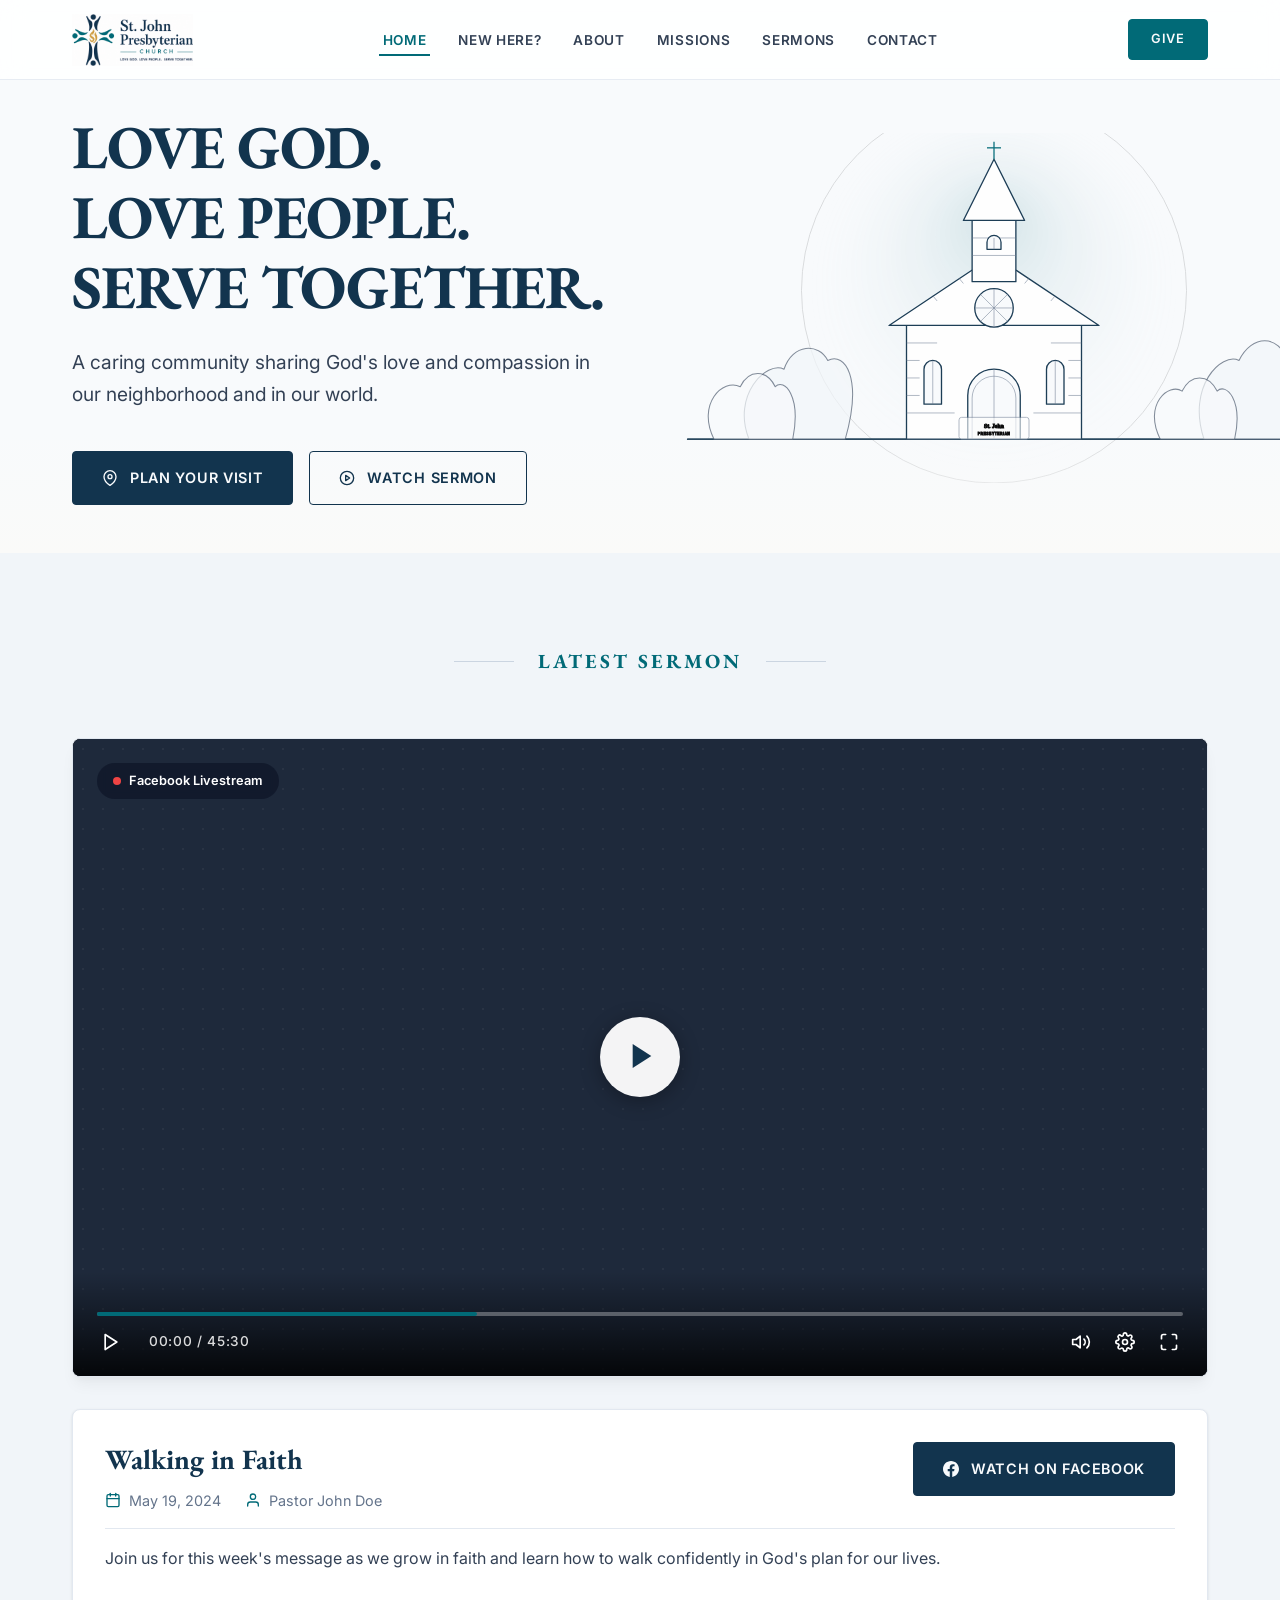
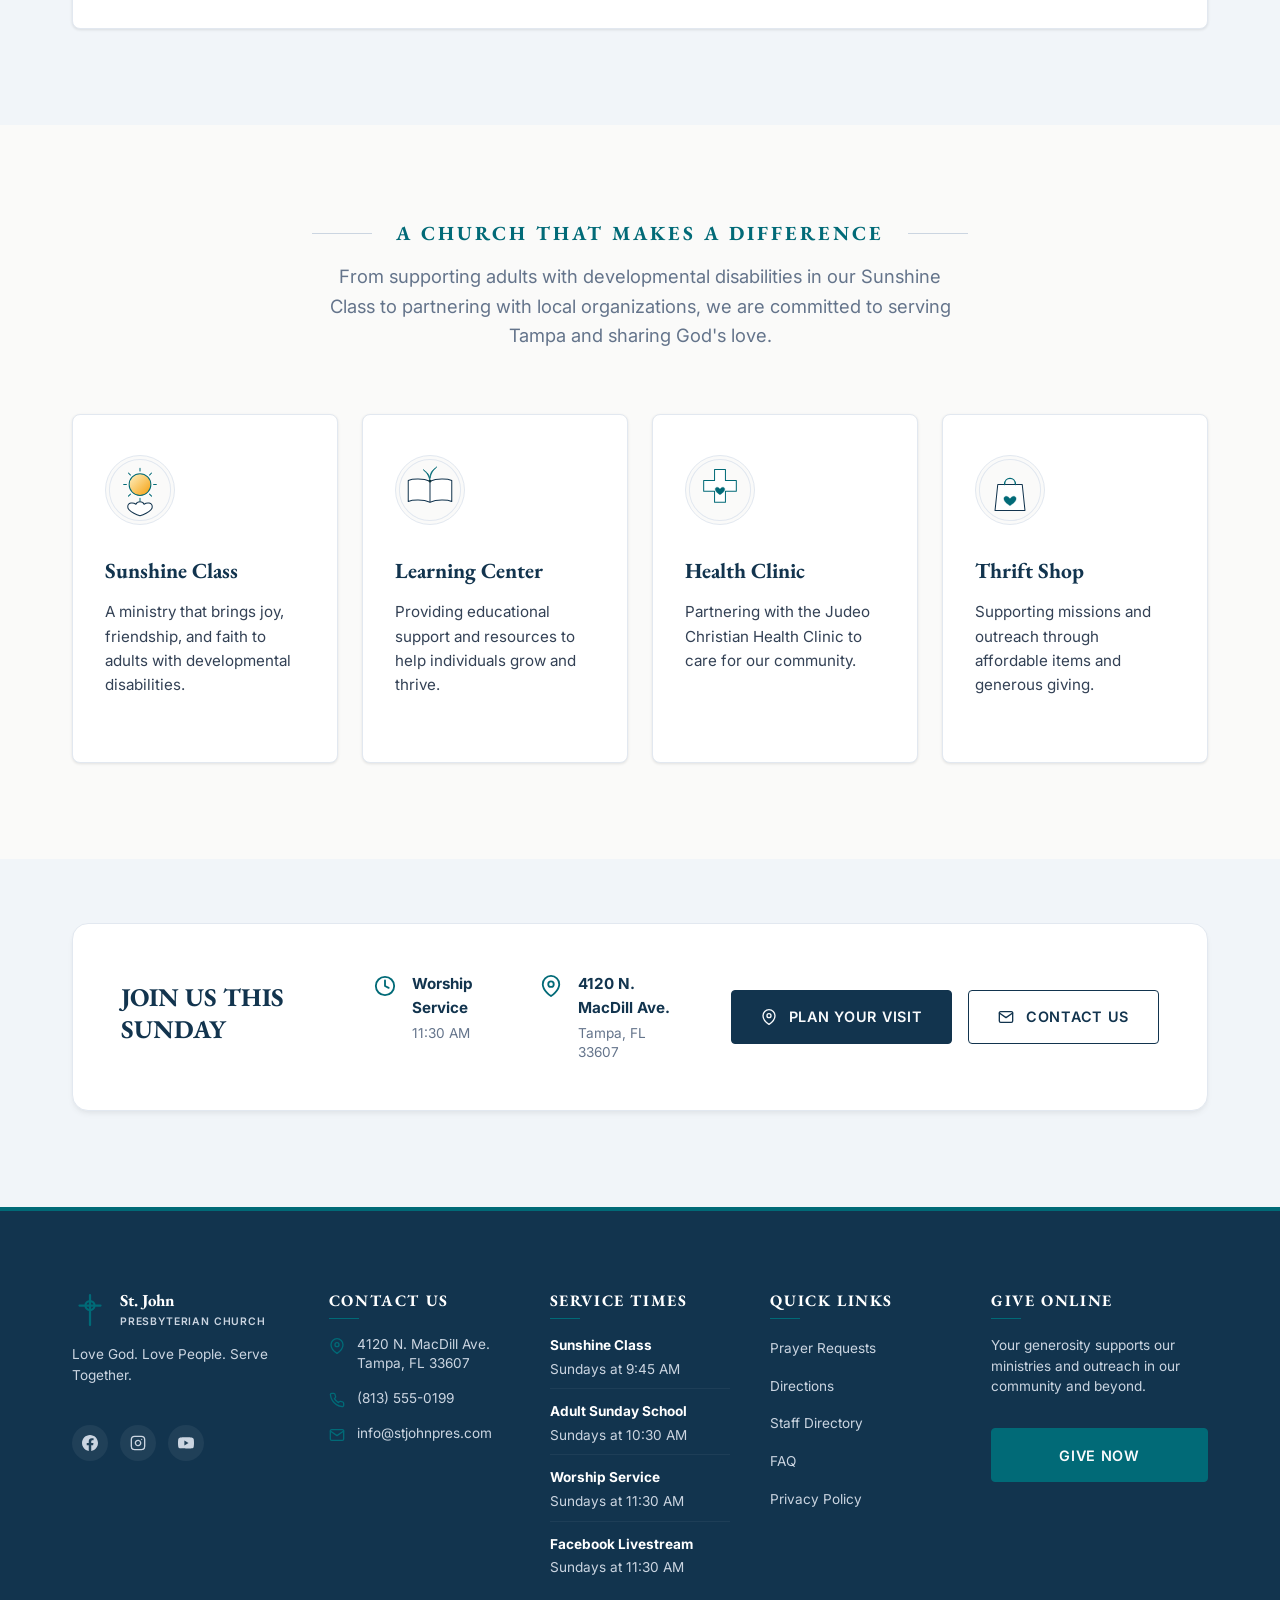
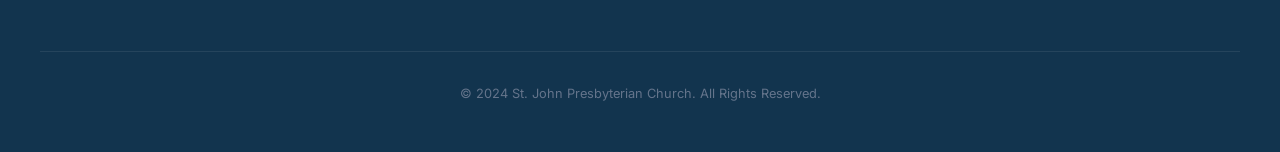
<file: index.html>
<!DOCTYPE html>
<html lang="en">
<head>
  <meta charset="UTF-8">
  <meta name="viewport" content="width=device-width, initial-scale=1.0">
  <title>Home - St. John Presbyterian Church</title>
  <meta name="description" content="Welcome to St. John Presbyterian Church in Tampa, FL. A caring community sharing God's love and compassion. Join us for worship this Sunday.">
  <link rel="stylesheet" href="style.css">
</head>
<body>

  <!-- --- HEADER & NAVIGATION --- -->
  <header class="header" id="main-header">
    <div class="container header-container">
      <a href="index.html" class="logo" id="header-logo-link">
        <img src="images/logo.png" alt="St. John Presbyterian Church Logo" class="header-logo-img" id="header-logo-img">
      </a>

      <!-- Desktop Navigation Menu -->
      <nav class="nav-menu-wrapper">
        <ul class="nav-menu" id="desktop-nav">
          <li><a href="index.html" class="nav-link active">Home</a></li>
          <li><a href="new-here.html" class="nav-link">New Here?</a></li>
          <li><a href="about.html" class="nav-link">About</a></li>
          <li><a href="missions.html" class="nav-link">Missions</a></li>
          <li><a href="sermons.html" class="nav-link">Sermons</a></li>
          <li><a href="contact.html" class="nav-link">Contact</a></li>
        </ul>
      </nav>

      <div class="header-cta">
        <a href="#give-section" class="btn btn-accent btn-give" id="header-give-btn">Give</a>
        <button class="hamburger" id="menu-toggle" aria-label="Toggle Navigation Menu">
          <span></span>
          <span></span>
          <span></span>
        </button>
      </div>
    </div>
  </header>

  <!-- Mobile Drawer Menu Overlay -->
  <div class="mobile-drawer-overlay" id="menu-overlay"></div>
  
  <!-- Mobile Drawer Menu -->
  <div class="mobile-drawer" id="mobile-menu-drawer">
    <button class="drawer-close-btn" id="drawer-close-btn" aria-label="Close Navigation Menu">
      <svg xmlns="http://www.w3.org/2000/svg" viewBox="0 0 24 24" fill="none" stroke="currentColor" stroke-width="2.5" stroke-linecap="round" stroke-linejoin="round" width="24" height="24">
        <line x1="18" y1="6" x2="6" y2="18"></line>
        <line x1="6" y1="6" x2="18" y2="18"></line>
      </svg>
    </button>
    <ul class="mobile-nav-list">
      <li><a href="index.html" class="mobile-nav-link active">Home</a></li>
      <li><a href="new-here.html" class="mobile-nav-link">New Here?</a></li>
      <li><a href="about.html" class="mobile-nav-link">About</a></li>
      <li><a href="missions.html" class="mobile-nav-link">Missions</a></li>
      <li><a href="sermons.html" class="mobile-nav-link">Sermons</a></li>
      <li><a href="contact.html" class="mobile-nav-link">Contact</a></li>
    </ul>
    <div style="margin-top: 2rem;">
      <a href="#give-section" class="btn btn-accent" style="width: 100%;" id="mobile-give-btn">Give Now</a>
    </div>
  </div>

  <!-- --- HERO SECTION --- -->
  <section class="hero-home fade-in-element visible">
    <div class="container grid-2">
      <div class="hero-content">
        <h1 class="hero-title" id="home-hero-title">
          <span>LOVE GOD.</span>
          <span>LOVE PEOPLE.</span>
          <span>SERVE TOGETHER.</span>
        </h1>
        <p class="hero-subtitle" id="home-hero-subtitle">
          <span class="desktop-text">A caring community sharing God's love and compassion in our neighborhood and in our world.</span>
          <span class="mobile-text" style="display:none;">Community-focused church serving Tampa.</span>
        </p>
        <div class="hero-buttons">
          <a href="contact.html" class="btn btn-filled" id="hero-plan-visit-btn">
            <svg xmlns="http://www.w3.org/2000/svg" viewBox="0 0 24 24" fill="none" stroke="currentColor" stroke-width="2" stroke-linecap="round" stroke-linejoin="round">
              <path d="M21 10c0 7-9 13-9 13s-9-6-9-13a9 9 0 0 1 18 0z"></path>
              <circle cx="12" cy="10" r="3"></circle>
            </svg>
            Plan Your Visit
          </a>
          <a href="sermons.html" class="btn btn-outline" id="hero-watch-sermon-btn">
            <svg xmlns="http://www.w3.org/2000/svg" viewBox="0 0 24 24" fill="none" stroke="currentColor" stroke-width="2" stroke-linecap="round" stroke-linejoin="round">
              <circle cx="12" cy="12" r="10"></circle>
              <polygon points="10 8 16 12 10 16 10 8"></polygon>
            </svg>
            Watch Sermon
          </a>
        </div>
      </div>
    </div>
    <!-- Clean line SVG Illustration overlayed on the right for desktop -->
    <div class="hero-illustration-wrap">
      <img src="images/church_illustration.svg" alt="St. John Presbyterian Church Drawing" />
    </div>
  </section>

  <!-- --- LATEST SERMON SECTION --- -->
  <section class="section section-bg fade-in-element">
    <div class="container">
      <div class="section-title-wrap">
        <div class="section-title-decor">
          <h2>Latest Sermon</h2>
        </div>
      </div>

      <div class="video-player-container" id="latest-sermon-player">
        <div class="video-screen">
          <div class="video-badge" id="player-badge">Facebook Livestream</div>
          <button class="video-play-center" id="player-play-btn" aria-label="Play Sermon Video">
            <svg xmlns="http://www.w3.org/2000/svg" viewBox="0 0 24 24" fill="currentColor">
              <polygon points="5 3 19 12 5 21 5 3"></polygon>
            </svg>
          </button>
          
          <div class="video-controls">
            <div class="video-timeline-wrap" id="player-timeline">
              <div class="video-timeline-bar" id="player-timeline-bar"></div>
            </div>
            <div class="video-control-buttons">
              <div class="video-control-left">
                <button class="video-icon-btn" id="player-play-btn-ctrl" aria-label="Play/Pause">
                  <svg xmlns="http://www.w3.org/2000/svg" viewBox="0 0 24 24" fill="none" stroke="currentColor" stroke-width="2" stroke-linecap="round" stroke-linejoin="round">
                    <polygon points="5 3 19 12 5 21 5 3"></polygon>
                  </svg>
                </button>
                <span class="video-time" id="player-time-display">00:00 / 45:30</span>
              </div>
              <div class="video-control-right">
                <button class="video-icon-btn" aria-label="Volume">
                  <svg xmlns="http://www.w3.org/2000/svg" viewBox="0 0 24 24" fill="none" stroke="currentColor" stroke-width="2" stroke-linecap="round" stroke-linejoin="round">
                    <polygon points="11 5 6 9 2 9 2 15 6 15 11 19 11 5"></polygon>
                    <path d="M19.07 4.93a10 10 0 0 1 0 14.14M15.54 8.46a5 5 0 0 1 0 7.07"></path>
                  </svg>
                </button>
                <button class="video-icon-btn" aria-label="Settings">
                  <svg xmlns="http://www.w3.org/2000/svg" viewBox="0 0 24 24" fill="none" stroke="currentColor" stroke-width="2" stroke-linecap="round" stroke-linejoin="round">
                    <circle cx="12" cy="12" r="3"></circle>
                    <path d="M19.4 15a1.65 1.65 0 0 0 .33 1.82l.06.06a2 2 0 1 1-2.83 2.83l-.06-.06a1.65 1.65 0 0 0-1.82-.33 1.65 1.65 0 0 0-1 1.51V21a2 2 0 0 1-4 0v-.09A1.65 1.65 0 0 0 9 19.4a1.65 1.65 0 0 0-1.82.33l-.06.06a2 2 0 1 1-2.83-2.83l.06-.06a1.65 1.65 0 0 0 .33-1.82 1.65 1.65 0 0 0-1.51-1H3a2 2 0 0 1 0-4h.09A1.65 1.65 0 0 0 4.6 9a1.65 1.65 0 0 0-.33-1.82l-.06-.06a2 2 0 1 1 2.83-2.83l.06.06a1.65 1.65 0 0 0 1.82.33H9a1.65 1.65 0 0 0 1-1.51V3a2 2 0 0 1 4 0v.09a1.65 1.65 0 0 0 1 1.51 1.65 1.65 0 0 0 1.82-.33l.06-.06a2 2 0 1 1 2.83 2.83l-.06.06a1.65 1.65 0 0 0-.33 1.82V9a1.65 1.65 0 0 0 1.51 1H21a2 2 0 0 1 0 4h-.09a1.65 1.65 0 0 0-1.51 1z"></path>
                  </svg>
                </button>
                <button class="video-icon-btn" aria-label="Fullscreen">
                  <svg xmlns="http://www.w3.org/2000/svg" viewBox="0 0 24 24" fill="none" stroke="currentColor" stroke-width="2" stroke-linecap="round" stroke-linejoin="round">
                    <path d="M8 3H5a2 2 0 0 0-2 2v3m18 0V5a2 2 0 0 0-2-2h-3m0 18h3a2 2 0 0 0 2-2v-3M3 16v3a2 2 0 0 0 2 2h3"></path>
                  </svg>
                </button>
              </div>
            </div>
          </div>
        </div>
      </div>

      <div class="video-meta-block">
        <div class="video-meta-header">
          <div>
            <h3 class="video-meta-title" id="sermon-title">Walking in Faith</h3>
            <div class="video-meta-info">
              <div class="video-meta-info-item">
                <svg xmlns="http://www.w3.org/2000/svg" viewBox="0 0 24 24" fill="none" stroke="currentColor" stroke-width="2" stroke-linecap="round" stroke-linejoin="round">
                  <rect x="3" y="4" width="18" height="18" rx="2" ry="2"></rect>
                  <line x1="16" y1="2" x2="16" y2="6"></line>
                  <line x1="8" y1="2" x2="8" y2="6"></line>
                  <line x1="3" y1="10" x2="21" y2="10"></line>
                </svg>
                <span>May 19, 2024</span>
              </div>
              <div class="video-meta-info-item">
                <svg xmlns="http://www.w3.org/2000/svg" viewBox="0 0 24 24" fill="none" stroke="currentColor" stroke-width="2" stroke-linecap="round" stroke-linejoin="round">
                  <path d="M20 21v-2a4 4 0 0 0-4-4H8a4 4 0 0 0-4 4v2"></path>
                  <circle cx="12" cy="7" r="4"></circle>
                </svg>
                <span>Pastor John Doe</span>
              </div>
            </div>
          </div>
          <a href="https://facebook.com" class="btn btn-filled" target="_blank" rel="noopener noreferrer" id="fb-watch-btn">
            <svg xmlns="http://www.w3.org/2000/svg" viewBox="0 0 24 24" fill="currentColor" style="width:16px;height:16px;">
              <path d="M24 12.073c0-6.627-5.373-12-12-12s-12 5.373-12 12c0 5.99 4.388 10.954 10.125 11.854v-8.385H7.078v-3.47h3.047V9.43c0-3.007 1.792-4.669 4.533-4.669 1.312 0 2.686.235 2.686.235v2.953H15.83c-1.491 0-1.956.925-1.956 1.874v2.25h3.328l-.532 3.47h-2.796v8.385C19.612 23.027 24 18.062 24 12.073z"/>
            </svg>
            Watch on Facebook
          </a>
        </div>
        <p class="video-meta-desc" id="sermon-desc">
          Join us for this week's message as we grow in faith and learn how to walk confidently in God's plan for our lives.
        </p>
      </div>
    </div>
  </section>

  <!-- --- A CHURCH THAT MAKES A DIFFERENCE --- -->
  <section class="section fade-in-element">
    <div class="container">
      <div class="section-title-wrap">
        <div class="section-title-decor">
          <h2>A Church That Makes A Difference</h2>
        </div>
        <p class="section-subtitle">
          From supporting adults with developmental disabilities in our Sunshine Class to partnering with local organizations, we are committed to serving Tampa and sharing God's love.
        </p>
      </div>

      <!-- Responsive layout: Grid on desktop, vertical List items on mobile -->
      <div class="card-grid grid-4 home-difference-grid">
        
        <!-- Desktop Card 1 -->
        <div class="card">
          <div class="card-icon-wrap">
            <img src="images/ministry_sunshine.svg" alt="Sunshine Class Icon" />
          </div>
          <h3>Sunshine Class</h3>
          <p class="card-desc">A ministry that brings joy, friendship, and faith to adults with developmental disabilities.</p>
        </div>

        <!-- Desktop Card 2 -->
        <div class="card">
          <div class="card-icon-wrap">
            <img src="images/ministry_learning.svg" alt="Learning Center Icon" />
          </div>
          <h3>Learning Center</h3>
          <p class="card-desc">Providing educational support and resources to help individuals grow and thrive.</p>
        </div>

        <!-- Desktop Card 3 -->
        <div class="card">
          <div class="card-icon-wrap">
            <img src="images/ministry_clinic.svg" alt="Health Clinic Icon" />
          </div>
          <h3>Health Clinic</h3>
          <p class="card-desc">Partnering with the Judeo Christian Health Clinic to care for our community.</p>
        </div>

        <!-- Desktop Card 4 -->
        <div class="card">
          <div class="card-icon-wrap">
            <img src="images/ministry_thrift.svg" alt="Thrift Shop Icon" />
          </div>
          <h3>Thrift Shop</h3>
          <p class="card-desc">Supporting missions and outreach through affordable items and generous giving.</p>
        </div>

        <!-- --- Mobile List Items (Hidden on Desktop) --- -->
        <!-- Mobile Item 1 -->
        <a href="missions.html" class="mobile-list-item">
          <div class="mobile-list-content">
            <div class="mobile-list-icon">
              <img src="images/ministry_sunshine.svg" alt="" />
            </div>
            <div class="mobile-list-text">
              <h4>Sunshine Class</h4>
              <p>A ministry that brings joy and support to adults with developmental disabilities.</p>
            </div>
          </div>
          <div class="mobile-list-chevron">
            <svg xmlns="http://www.w3.org/2000/svg" viewBox="0 0 24 24" fill="none" stroke="currentColor" stroke-width="2" stroke-linecap="round" stroke-linejoin="round">
              <polyline points="9 18 15 12 9 6"></polyline>
            </svg>
          </div>
        </a>

        <!-- Mobile Item 2 -->
        <a href="missions.html" class="mobile-list-item">
          <div class="mobile-list-content">
            <div class="mobile-list-icon">
              <img src="images/ministry_learning.svg" alt="" />
            </div>
            <div class="mobile-list-text">
              <h4>Learning Center</h4>
              <p>Providing educational support and resources to help individuals grow and thrive.</p>
            </div>
          </div>
          <div class="mobile-list-chevron">
            <svg xmlns="http://www.w3.org/2000/svg" viewBox="0 0 24 24" fill="none" stroke="currentColor" stroke-width="2" stroke-linecap="round" stroke-linejoin="round">
              <polyline points="9 18 15 12 9 6"></polyline>
            </svg>
          </div>
        </a>

        <!-- Mobile Item 3 -->
        <a href="missions.html" class="mobile-list-item">
          <div class="mobile-list-content">
            <div class="mobile-list-icon">
              <img src="images/ministry_clinic.svg" alt="" />
            </div>
            <div class="mobile-list-text">
              <h4>Health Clinic</h4>
              <p>Partnering with the Judeo Christian Health Clinic to care for our community.</p>
            </div>
          </div>
          <div class="mobile-list-chevron">
            <svg xmlns="http://www.w3.org/2000/svg" viewBox="0 0 24 24" fill="none" stroke="currentColor" stroke-width="2" stroke-linecap="round" stroke-linejoin="round">
              <polyline points="9 18 15 12 9 6"></polyline>
            </svg>
          </div>
        </a>

        <!-- Mobile Item 4 -->
        <a href="missions.html" class="mobile-list-item">
          <div class="mobile-list-content">
            <div class="mobile-list-icon">
              <img src="images/ministry_thrift.svg" alt="" />
            </div>
            <div class="mobile-list-text">
              <h4>Thrift Shop</h4>
              <p>Supporting missions and outreach through affordable items and generous giving.</p>
            </div>
          </div>
          <div class="mobile-list-chevron">
            <svg xmlns="http://www.w3.org/2000/svg" viewBox="0 0 24 24" fill="none" stroke="currentColor" stroke-width="2" stroke-linecap="round" stroke-linejoin="round">
              <polyline points="9 18 15 12 9 6"></polyline>
            </svg>
          </div>
        </a>

      </div>
    </div>
  </section>

  <!-- --- JOIN US THIS SUNDAY BANNER --- -->
  <section class="section section-bg fade-in-element" style="padding: 2rem 0 6rem 0;">
    <div class="container">
      <div class="banner-block">
        <div class="banner-block-inner">
          <div class="banner-block-info">
            <div class="banner-block-text">
              <h3>JOIN US THIS SUNDAY</h3>
            </div>
            <div class="banner-details-list">
              <div class="banner-detail-item">
                <svg xmlns="http://www.w3.org/2000/svg" viewBox="0 0 24 24" fill="none" stroke="currentColor" stroke-width="2" stroke-linecap="round" stroke-linejoin="round">
                  <circle cx="12" cy="12" r="10"></circle>
                  <polyline points="12 6 12 12 16 14"></polyline>
                </svg>
                <div>
                  <div class="banner-detail-title">Worship Service</div>
                  <div class="banner-detail-desc">11:30 AM</div>
                </div>
              </div>
              <div class="banner-detail-item">
                <svg xmlns="http://www.w3.org/2000/svg" viewBox="0 0 24 24" fill="none" stroke="currentColor" stroke-width="2" stroke-linecap="round" stroke-linejoin="round">
                  <path d="M21 10c0 7-9 13-9 13s-9-6-9-13a9 9 0 0 1 18 0z"></path>
                  <circle cx="12" cy="10" r="3"></circle>
                </svg>
                <div>
                  <div class="banner-detail-title">4120 N. MacDill Ave.</div>
                  <div class="banner-detail-desc">Tampa, FL 33607</div>
                </div>
              </div>
            </div>
          </div>
          <div class="banner-block-buttons">
            <a href="contact.html" class="btn btn-filled">
              <svg xmlns="http://www.w3.org/2000/svg" viewBox="0 0 24 24" fill="none" stroke="currentColor" stroke-width="2" stroke-linecap="round" stroke-linejoin="round">
                <path d="M21 10c0 7-9 13-9 13s-9-6-9-13a9 9 0 0 1 18 0z"></path>
                <circle cx="12" cy="10" r="3"></circle>
              </svg>
              Plan Your Visit
            </a>
            <a href="contact.html#contact-anchor" class="btn btn-outline">
              <svg xmlns="http://www.w3.org/2000/svg" viewBox="0 0 24 24" fill="none" stroke="currentColor" stroke-width="2" stroke-linecap="round" stroke-linejoin="round">
                <path d="M4 4h16c1.1 0 2 .9 2 2v12c0 1.1-.9 2-2 2H4c-1.1 0-2-.9-2-2V6c0-1.1.9-2 2-2z"></path>
                <polyline points="22,6 12,13 2,6"></polyline>
              </svg>
              Contact Us
            </a>
          </div>
        </div>
      </div>
    </div>
  </section>

  <!-- --- FOOTER --- -->
  <footer class="footer" id="give-section">
    <div class="container footer-grid">
      
      <!-- Column 1: Logo & Info -->
      <div class="footer-col-logo">
        <div class="footer-logo-wrap">
          <svg xmlns="http://www.w3.org/2000/svg" viewBox="0 0 24 24" fill="none" stroke="currentColor" stroke-width="1.5" stroke-linecap="round" stroke-linejoin="round">
            <path d="M 12 2 L 12 22 M 5 9 L 19 9" />
            <circle cx="12" cy="9" r="3" />
          </svg>
          <div class="footer-logo-title">St. John<br><span style="font-family:var(--font-sans); font-size: 0.65rem; font-weight: 600; text-transform: uppercase; letter-spacing: 0.08em; color: var(--color-border-dark);">Presbyterian Church</span></div>
        </div>
        <p class="footer-desc">
          Love God. Love People. Serve Together.
        </p>
        <div class="footer-social-icons">
          <a href="https://facebook.com" class="footer-social-link" aria-label="Facebook">
            <svg xmlns="http://www.w3.org/2000/svg" viewBox="0 0 24 24" fill="currentColor">
              <path d="M24 12.073c0-6.627-5.373-12-12-12s-12 5.373-12 12c0 5.99 4.388 10.954 10.125 11.854v-8.385H7.078v-3.47h3.047V9.43c0-3.007 1.792-4.669 4.533-4.669 1.312 0 2.686.235 2.686.235v2.953H15.83c-1.491 0-1.956.925-1.956 1.874v2.25h3.328l-.532 3.47h-2.796v8.385C19.612 23.027 24 18.062 24 12.073z"/>
            </svg>
          </a>
          <a href="https://instagram.com" class="footer-social-link" aria-label="Instagram">
            <svg xmlns="http://www.w3.org/2000/svg" viewBox="0 0 24 24" fill="none" stroke="currentColor" stroke-width="2" stroke-linecap="round" stroke-linejoin="round">
              <rect x="2" y="2" width="20" height="20" rx="5" ry="5"></rect>
              <path d="M16 11.37A4 4 0 1 1 12.63 8 4 4 0 0 1 16 11.37z"></path>
              <line x1="17.5" y1="6.5" x2="17.51" y2="6.5"></line>
            </svg>
          </a>
          <a href="https://youtube.com" class="footer-social-link" aria-label="YouTube">
            <svg xmlns="http://www.w3.org/2000/svg" viewBox="0 0 24 24" fill="currentColor">
              <path d="M23.498 6.163a3.003 3.003 0 0 0-2.11-2.11C19.517 3.545 12 3.545 12 3.545s-7.517 0-9.388.508a3.003 3.003 0 0 0-2.11 2.11C0 8.033 0 12 0 12s0 3.967.502 5.837a3.003 3.003 0 0 0 2.11 2.11c1.871.508 9.388.508 9.388.508s7.517 0 9.388-.508a3.002 3.002 0 0 0 2.11-2.11C24 15.967 24 12 24 12s0-3.967-.502-5.837zM9.545 15.568V8.432L15.818 12l-6.273 3.568z"/>
            </svg>
          </a>
        </div>
      </div>

      <!-- Column 2: Contact Info -->
      <div class="footer-col-info">
        <h4 class="footer-col-title">Contact Us</h4>
        <button class="footer-accordion-header">
          <span>Contact Us</span>
          <svg xmlns="http://www.w3.org/2000/svg" viewBox="0 0 24 24" fill="none" stroke="currentColor" stroke-width="2.5" stroke-linecap="round" stroke-linejoin="round">
            <polyline points="9 18 15 12 9 6"></polyline>
          </svg>
        </button>
        <div class="footer-accordion-content">
          <ul class="footer-info-list">
            <li class="footer-info-item">
              <svg xmlns="http://www.w3.org/2000/svg" viewBox="0 0 24 24" fill="none" stroke="currentColor" stroke-width="2" stroke-linecap="round" stroke-linejoin="round">
                <path d="M21 10c0 7-9 13-9 13s-9-6-9-13a9 9 0 0 1 18 0z"></path>
                <circle cx="12" cy="10" r="3"></circle>
              </svg>
              <span>4120 N. MacDill Ave.<br>Tampa, FL 33607</span>
            </li>
            <li class="footer-info-item">
              <svg xmlns="http://www.w3.org/2000/svg" viewBox="0 0 24 24" fill="none" stroke="currentColor" stroke-width="2" stroke-linecap="round" stroke-linejoin="round">
                <path d="M22 16.92v3a2 2 0 0 1-2.18 2 19.79 19.79 0 0 1-8.63-3.07 19.5 19.5 0 0 1-6-6 19.79 19.79 0 0 1-3.07-8.67A2 2 0 0 1 4.11 2h3a2 2 0 0 1 2 1.72 12.84 12.84 0 0 0 .7 2.81 2 2 0 0 1-.45 2.11L8.09 9.91a16 16 0 0 0 6 6l1.27-1.27a2 2 0 0 1 2.11-.45 12.84 12.84 0 0 0 2.81.7A2 2 0 0 1 22 16.92z"></path>
              </svg>
              <span>(813) 555-0199</span>
            </li>
            <li class="footer-info-item">
              <svg xmlns="http://www.w3.org/2000/svg" viewBox="0 0 24 24" fill="none" stroke="currentColor" stroke-width="2" stroke-linecap="round" stroke-linejoin="round">
                <path d="M4 4h16c1.1 0 2 .9 2 2v12c0 1.1-.9 2-2 2H4c-1.1 0-2-.9-2-2V6c0-1.1.9-2 2-2z"></path>
                <polyline points="22,6 12,13 2,6"></polyline>
              </svg>
              <span><a href="mailto:info@stjohnpres.com">info@stjohnpres.com</a></span>
            </li>
          </ul>
        </div>
      </div>

      <!-- Column 3: Service Times -->
      <div class="footer-col-times">
        <h4 class="footer-col-title">Service Times</h4>
        <button class="footer-accordion-header">
          <span>Service Times</span>
          <svg xmlns="http://www.w3.org/2000/svg" viewBox="0 0 24 24" fill="none" stroke="currentColor" stroke-width="2.5" stroke-linecap="round" stroke-linejoin="round">
            <polyline points="9 18 15 12 9 6"></polyline>
          </svg>
        </button>
        <div class="footer-accordion-content">
          <div class="footer-service-times">
            <div class="footer-time-row">
              <span class="footer-time-label">Sunshine Class</span>
              <span class="footer-time-value">Sundays at 9:45 AM</span>
            </div>
            <div class="footer-time-row">
              <span class="footer-time-label">Adult Sunday School</span>
              <span class="footer-time-value">Sundays at 10:30 AM</span>
            </div>
            <div class="footer-time-row">
              <span class="footer-time-label">Worship Service</span>
              <span class="footer-time-value">Sundays at 11:30 AM</span>
            </div>
            <div class="footer-time-row" style="border:none;">
              <span class="footer-time-label">Facebook Livestream</span>
              <span class="footer-time-value">Sundays at 11:30 AM</span>
            </div>
          </div>
        </div>
      </div>

      <!-- Column 4: Quick Links -->
      <div class="footer-col-nav">
        <h4 class="footer-col-title">Quick Links</h4>
        <button class="footer-accordion-header">
          <span>Quick Links</span>
          <svg xmlns="http://www.w3.org/2000/svg" viewBox="0 0 24 24" fill="none" stroke="currentColor" stroke-width="2.5" stroke-linecap="round" stroke-linejoin="round">
            <polyline points="9 18 15 12 9 6"></polyline>
          </svg>
        </button>
        <div class="footer-accordion-content">
          <ul class="footer-nav-list">
            <li><a href="#" class="footer-nav-link" data-open-modal="prayer">Prayer Requests</a></li>
            <li><a href="contact.html#directions" class="footer-nav-link">Directions</a></li>
            <li><a href="about.html#staff" class="footer-nav-link">Staff Directory</a></li>
            <li><a href="new-here.html#faq" class="footer-nav-link">FAQ</a></li>
            <li><a href="#" class="footer-nav-link">Privacy Policy</a></li>
          </ul>
        </div>
      </div>

      <!-- Column 5: Give Block -->
      <div class="footer-col-give">
        <h4 class="footer-col-title">Give Online</h4>
        <button class="footer-accordion-header">
          <span>Give Online</span>
          <svg xmlns="http://www.w3.org/2000/svg" viewBox="0 0 24 24" fill="none" stroke="currentColor" stroke-width="2.5" stroke-linecap="round" stroke-linejoin="round">
            <polyline points="9 18 15 12 9 6"></polyline>
          </svg>
        </button>
        <div class="footer-accordion-content">
          <div class="footer-give-block">
            <p class="footer-give-text">
              Your generosity supports our ministries and outreach in our community and beyond.
            </p>
            <a href="javascript:void(0)" onclick="showToast('Online Giving', 'Thank you for your support! Secure giving portal is loading...')" class="btn btn-accent" style="text-align: center;">Give Now</a>
          </div>
        </div>
      </div>

    </div>

    <div class="container footer-bottom">
      <p>&copy; 2024 St. John Presbyterian Church. All Rights Reserved.</p>
    </div>
  </footer>

  <!-- --- PRAYER REQUEST MODAL --- -->
  <div class="modal-overlay" id="prayer-modal">
    <div class="modal-container">
      <div class="modal-header">
        <h3 class="modal-title">Submit a Prayer Request</h3>
        <button class="modal-close" aria-label="Close Modal">
          <svg xmlns="http://www.w3.org/2000/svg" viewBox="0 0 24 24" fill="none" stroke="currentColor" stroke-width="2" stroke-linecap="round" stroke-linejoin="round">
            <line x1="18" y1="6" x2="6" y2="18"></line>
            <line x1="6" y1="6" x2="18" y2="18"></line>
          </svg>
        </button>
      </div>
      <div class="modal-body">
        <form id="prayer-request-form">
          <div class="form-group">
            <label for="prayer-name" class="form-label">Your Name (Optional)</label>
            <input type="text" id="prayer-name" class="form-input" placeholder="e.g. Jane Doe">
          </div>
          <div class="form-group">
            <label for="prayer-email" class="form-label">Email Address (Optional)</label>
            <input type="email" id="prayer-email" class="form-input" placeholder="e.g. jane@example.com">
          </div>
          <div class="form-group">
            <label for="prayer-content" class="form-label">Your Prayer Request</label>
            <textarea id="prayer-content" class="form-textarea" required placeholder="How can we pray for you?"></textarea>
          </div>
          <div class="form-group">
            <label class="form-checkbox-label">
              <input type="checkbox" id="prayer-anonymous">
              <span>Keep this request anonymous / pastoral staff only</span>
            </label>
          </div>
          <div class="form-btn-row">
            <button type="submit" class="btn btn-accent">Submit Request</button>
          </div>
        </form>
      </div>
    </div>
  </div>

  <script src="script.js"></script>
</body>
</html>
</file>
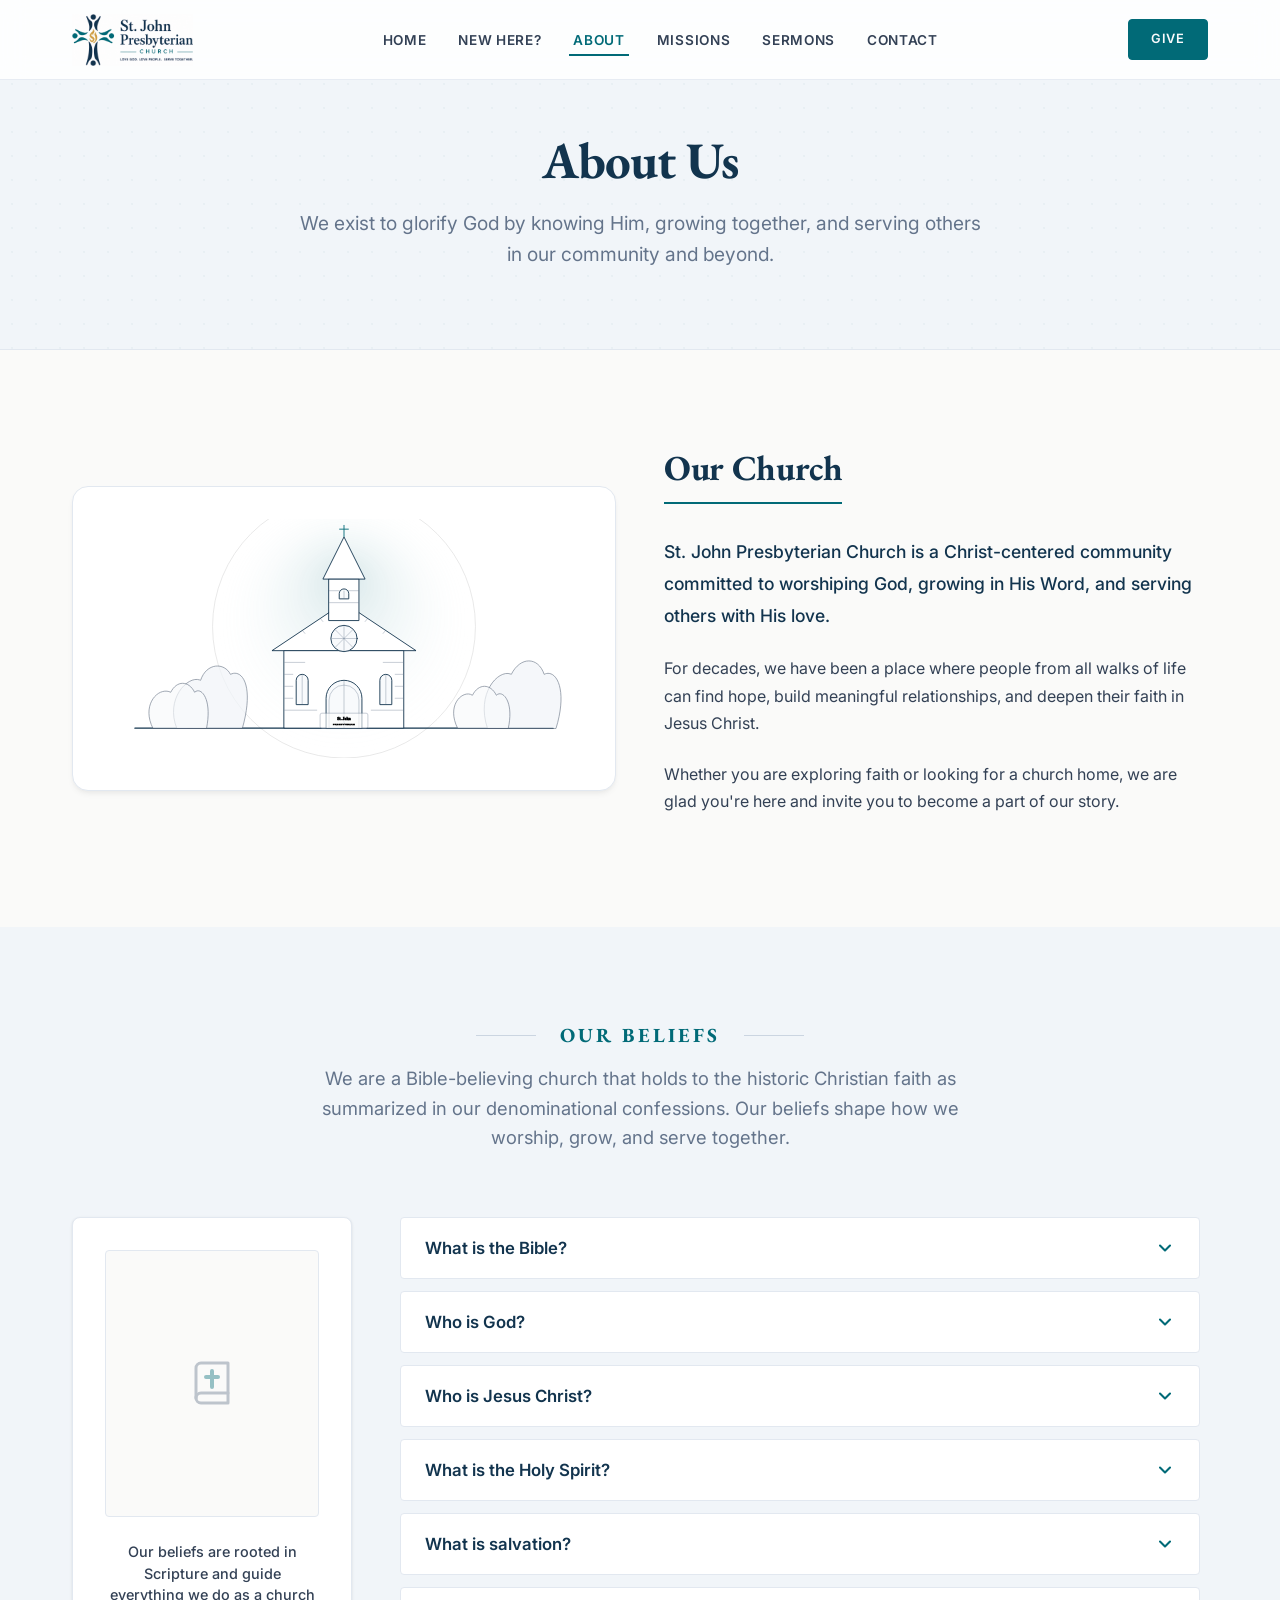
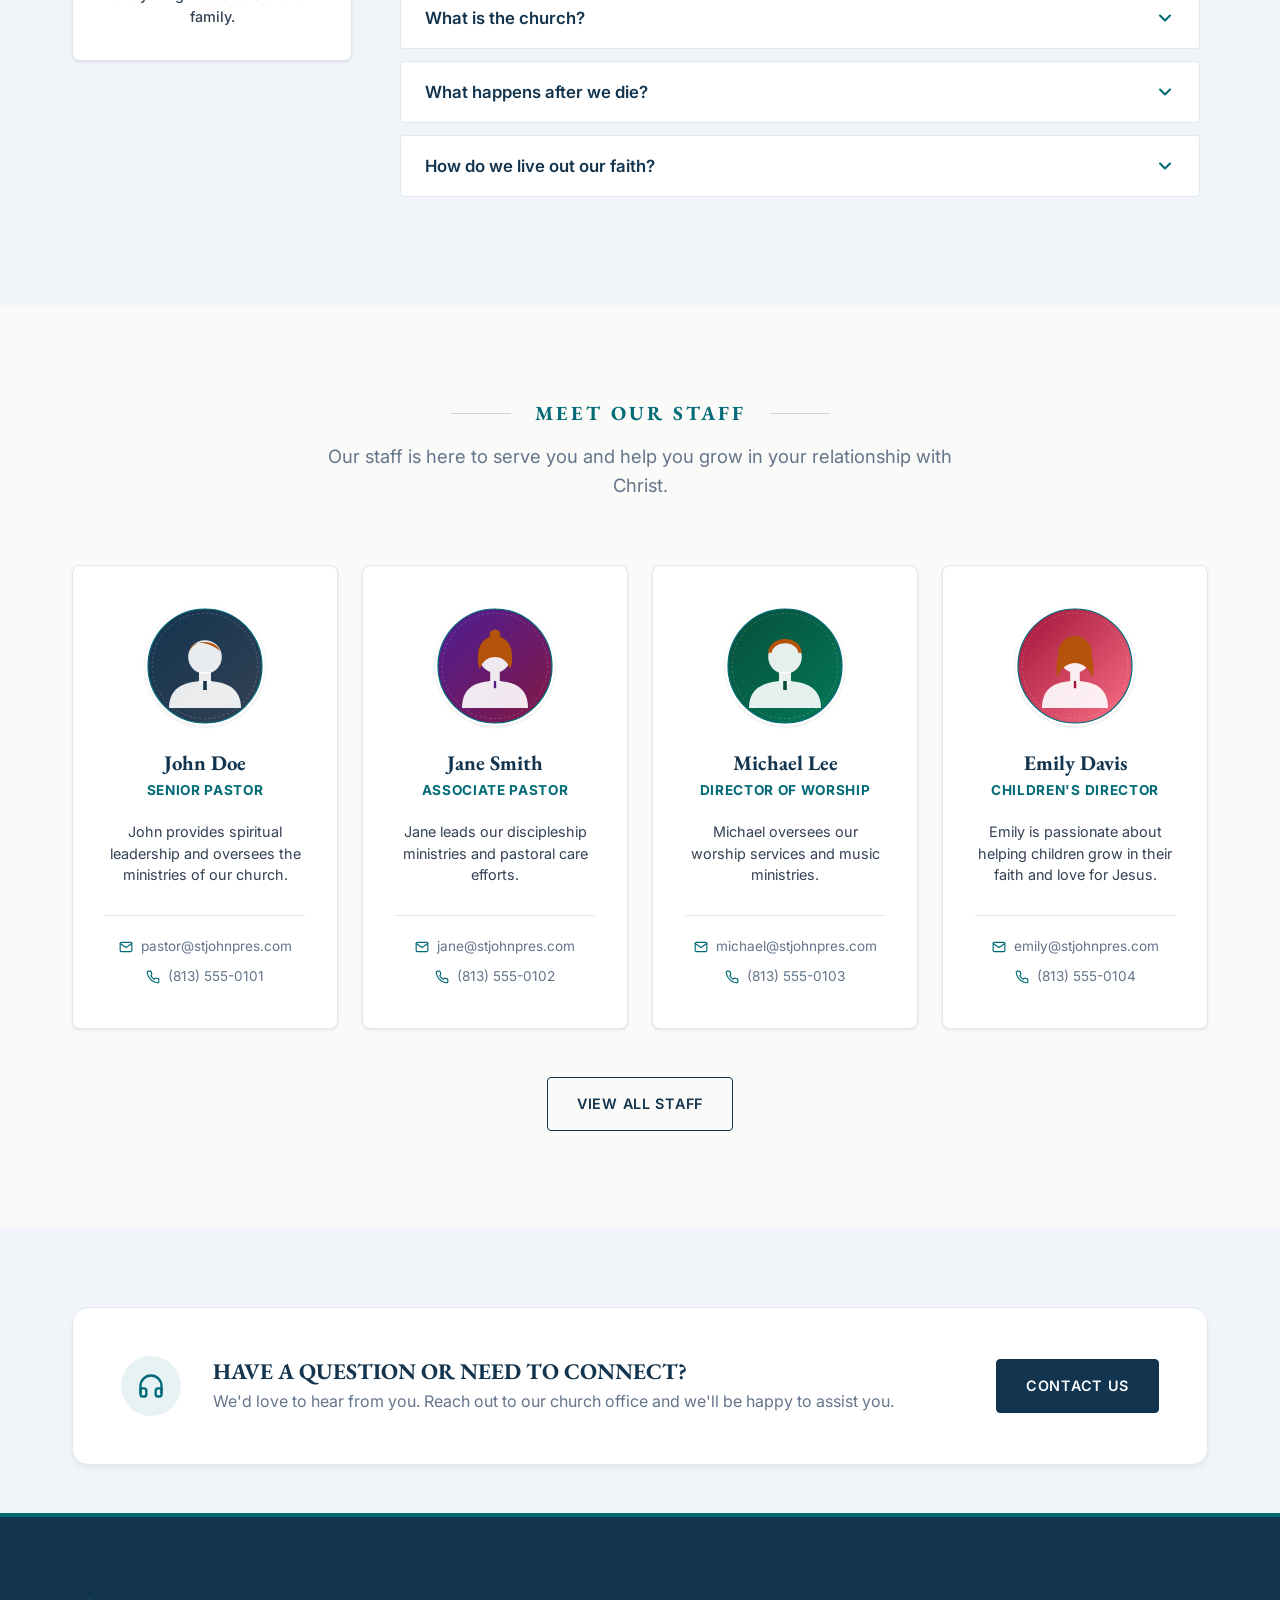
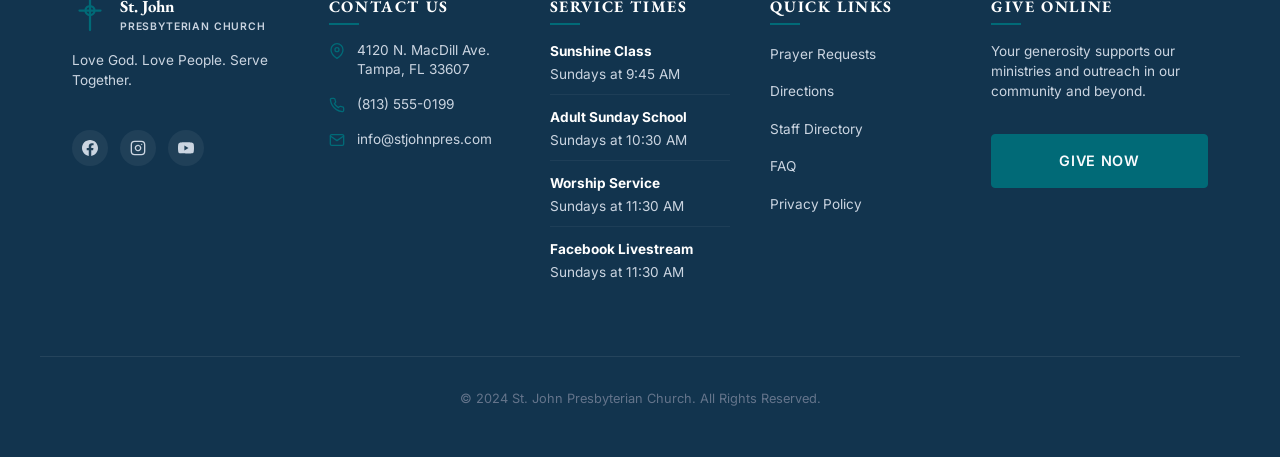
<file: about.html>
<!DOCTYPE html>
<html lang="en">
<head>
  <meta charset="UTF-8">
  <meta name="viewport" content="width=device-width, initial-scale=1.0">
  <title>About Us - St. John Presbyterian Church</title>
  <meta name="description" content="Learn about the history, beliefs, doctrinal confessions, and meet the staff of St. John Presbyterian Church in Tampa, FL.">
  <link rel="stylesheet" href="style.css">
</head>
<body>

  <!-- --- HEADER & NAVIGATION --- -->
  <header class="header" id="main-header">
    <div class="container header-container">
      <a href="index.html" class="logo" id="header-logo-link">
        <img src="images/logo.png" alt="St. John Presbyterian Church Logo" class="header-logo-img" id="header-logo-img">
      </a>

      <!-- Desktop Navigation Menu -->
      <nav class="nav-menu-wrapper">
        <ul class="nav-menu" id="desktop-nav">
          <li><a href="index.html" class="nav-link">Home</a></li>
          <li><a href="new-here.html" class="nav-link">New Here?</a></li>
          <li><a href="about.html" class="nav-link active">About</a></li>
          <li><a href="missions.html" class="nav-link">Missions</a></li>
          <li><a href="sermons.html" class="nav-link">Sermons</a></li>
          <li><a href="contact.html" class="nav-link">Contact</a></li>
        </ul>
      </nav>

      <div class="header-cta">
        <a href="index.html#give-section" class="btn btn-accent btn-give" id="header-give-btn">Give</a>
        <button class="hamburger" id="menu-toggle" aria-label="Toggle Navigation Menu">
          <span></span>
          <span></span>
          <span></span>
        </button>
      </div>
    </div>
  </header>

  <!-- Mobile Drawer Menu Overlay -->
  <div class="mobile-drawer-overlay" id="menu-overlay"></div>
  
  <!-- Mobile Drawer Menu -->
  <div class="mobile-drawer" id="mobile-menu-drawer">
<button class="drawer-close-btn" id="drawer-close-btn" aria-label="Close Navigation Menu">
      <svg xmlns="http://www.w3.org/2000/svg" viewBox="0 0 24 24" fill="none" stroke="currentColor" stroke-width="2.5" stroke-linecap="round" stroke-linejoin="round" width="24" height="24">
        <line x1="18" y1="6" x2="6" y2="18"></line>
        <line x1="6" y1="6" x2="18" y2="18"></line>
      </svg>
    </button>
    <ul class="mobile-nav-list">
      <li><a href="index.html" class="mobile-nav-link">Home</a></li>
      <li><a href="new-here.html" class="mobile-nav-link">New Here?</a></li>
      <li><a href="about.html" class="mobile-nav-link active">About</a></li>
      <li><a href="missions.html" class="mobile-nav-link">Missions</a></li>
      <li><a href="sermons.html" class="mobile-nav-link">Sermons</a></li>
      <li><a href="contact.html" class="mobile-nav-link">Contact</a></li>
    </ul>
    <div style="margin-top: 2rem;">
      <a href="index.html#give-section" class="btn btn-accent" style="width: 100%;" id="mobile-give-btn">Give Now</a>
    </div>
  </div>

  <!-- --- HERO SECTION --- -->
  <section class="hero-subpage fade-in-element visible">
    <div class="container">
      <h1 class="hero-subpage-title">About Us</h1>
      <p class="hero-subpage-subtitle">
        We exist to glorify God by knowing Him, growing together, and serving others in our community and beyond.
      </p>
    </div>
  </section>

  <!-- --- OUR CHURCH SECTION --- -->
  <section class="section fade-in-element">
    <div class="container grid-2">
      <!-- Left side: Image layout -->
      <div style="border: 1px solid var(--color-border); border-radius: var(--radius-lg); overflow: hidden; box-shadow: var(--shadow-md); background-color: #ffffff; padding: 2rem;">
        <img src="images/church_illustration.svg" alt="St. John Presbyterian Church Illustration" style="width: 100%; height: auto; display: block;" />
      </div>
      
      <!-- Right side: Church Text -->
      <div>
        <h2 style="font-size: 2.2rem; margin-bottom: 2rem; border-bottom: 2px solid var(--color-accent); padding-bottom: 0.75rem; display: inline-block;">Our Church</h2>
        <p style="font-size: 1.1rem; line-height: 1.8; margin-bottom: 1.5rem; color: var(--color-primary-dark); font-weight: 500;">
          St. John Presbyterian Church is a Christ-centered community committed to worshiping God, growing in His Word, and serving others with His love.
        </p>
        <p style="font-size: 1rem; line-height: 1.7; margin-bottom: 1.5rem; color: var(--color-text-main);">
          For decades, we have been a place where people from all walks of life can find hope, build meaningful relationships, and deepen their faith in Jesus Christ.
        </p>
        <p style="font-size: 1rem; line-height: 1.7; color: var(--color-text-main);">
          Whether you are exploring faith or looking for a church home, we are glad you're here and invite you to become a part of our story.
        </p>
      </div>
    </div>
  </section>

  <!-- --- OUR BELIEFS SECTION --- -->
  <section class="section section-bg fade-in-element">
    <div class="container">
      <div class="section-title-wrap">
        <div class="section-title-decor">
          <h2>Our Beliefs</h2>
        </div>
        <p class="section-subtitle">
          We are a Bible-believing church that holds to the historic Christian faith as summarized in our denominational confessions. Our beliefs shape how we worship, grow, and serve together.
        </p>
      </div>

      <!-- Left card + Right accordions -->
      <div class="beliefs-layout">
        
        <!-- Left: rooted text -->
        <div class="beliefs-image-card">
          <div class="beliefs-image-placeholder">
            <svg xmlns="http://www.w3.org/2000/svg" viewBox="0 0 24 24" fill="none" stroke="currentColor" stroke-width="1.5" stroke-linecap="round" stroke-linejoin="round">
              <path d="M4 19.5A2.5 2.5 0 0 1 6.5 17H20"></path>
              <path d="M6.5 2H20v20H6.5A2.5 2.5 0 0 1 4 19.5v-15A2.5 2.5 0 0 1 6.5 2z"></path>
              <path d="M 12 6 L 12 14 M 9 9 L 15 9" stroke="var(--color-accent)" stroke-width="2" />
            </svg>
          </div>
          <div class="beliefs-image-text">
            Our beliefs are rooted in Scripture and guide everything we do as a church family.
          </div>
        </div>

        <!-- Right: Accordion of core beliefs -->
        <div class="accordion-group" style="margin: 0; width: 100%;">
          
          <!-- Item 1 -->
          <div class="accordion-item">
            <button class="accordion-header">
              <span>What is the Bible?</span>
              <span class="accordion-icon">
                <svg xmlns="http://www.w3.org/2000/svg" viewBox="0 0 24 24" fill="none" stroke="currentColor" stroke-width="2" stroke-linecap="round" stroke-linejoin="round">
                  <polyline points="6 9 12 15 18 9"></polyline>
                </svg>
              </span>
            </button>
            <div class="accordion-content">
              We believe the Bible is the written Word of God, inspired by the Holy Spirit, and is the infallible and trustworthy authority for faith and life.
            </div>
          </div>

          <!-- Item 2 -->
          <div class="accordion-item">
            <button class="accordion-header">
              <span>Who is God?</span>
              <span class="accordion-icon">
                <svg xmlns="http://www.w3.org/2000/svg" viewBox="0 0 24 24" fill="none" stroke="currentColor" stroke-width="2" stroke-linecap="round" stroke-linejoin="round">
                  <polyline points="6 9 12 15 18 9"></polyline>
                </svg>
              </span>
            </button>
            <div class="accordion-content">
              We believe in one God, eternally existing in three persons: Father, Son, and Holy Spirit, who are co-equal in power and glory.
            </div>
          </div>

          <!-- Item 3 -->
          <div class="accordion-item">
            <button class="accordion-header">
              <span>Who is Jesus Christ?</span>
              <span class="accordion-icon">
                <svg xmlns="http://www.w3.org/2000/svg" viewBox="0 0 24 24" fill="none" stroke="currentColor" stroke-width="2" stroke-linecap="round" stroke-linejoin="round">
                  <polyline points="6 9 12 15 18 9"></polyline>
                </svg>
              </span>
            </button>
            <div class="accordion-content">
              We believe that Jesus Christ is the eternal Son of God, who became man, lived a sinless life, died on the cross to save us from sin, rose bodily from the dead, and will return in glory.
            </div>
          </div>

          <!-- Item 4 -->
          <div class="accordion-item">
            <button class="accordion-header">
              <span>What is the Holy Spirit?</span>
              <span class="accordion-icon">
                <svg xmlns="http://www.w3.org/2000/svg" viewBox="0 0 24 24" fill="none" stroke="currentColor" stroke-width="2" stroke-linecap="round" stroke-linejoin="round">
                  <polyline points="6 9 12 15 18 9"></polyline>
                </svg>
              </span>
            </button>
            <div class="accordion-content">
              We believe the Holy Spirit is present in the world to make people aware of their need for Jesus Christ, to live within every believer from the moment of salvation, and to guide, equip, and empower them for service.
            </div>
          </div>

          <!-- Item 5 -->
          <div class="accordion-item">
            <button class="accordion-header">
              <span>What is salvation?</span>
              <span class="accordion-icon">
                <svg xmlns="http://www.w3.org/2000/svg" viewBox="0 0 24 24" fill="none" stroke="currentColor" stroke-width="2" stroke-linecap="round" stroke-linejoin="round">
                  <polyline points="6 9 12 15 18 9"></polyline>
                </svg>
              </span>
            </button>
            <div class="accordion-content">
              We believe salvation is a free gift from God, received through faith alone in Jesus Christ, whose death and resurrection purchased our forgiveness and reconciliation with God.
            </div>
          </div>

          <!-- Item 6 -->
          <div class="accordion-item">
            <button class="accordion-header">
              <span>What is the church?</span>
              <span class="accordion-icon">
                <svg xmlns="http://www.w3.org/2000/svg" viewBox="0 0 24 24" fill="none" stroke="currentColor" stroke-width="2" stroke-linecap="round" stroke-linejoin="round">
                  <polyline points="6 9 12 15 18 9"></polyline>
                </svg>
              </span>
            </button>
            <div class="accordion-content">
              We believe the church is the spiritual body of Christ, made up of all believers throughout history, called to worship God, grow in faith, and carry out Christ's mission in the world.
            </div>
          </div>

          <!-- Item 7 -->
          <div class="accordion-item">
            <button class="accordion-header">
              <span>What happens after we die?</span>
              <span class="accordion-icon">
                <svg xmlns="http://www.w3.org/2000/svg" viewBox="0 0 24 24" fill="none" stroke="currentColor" stroke-width="2" stroke-linecap="round" stroke-linejoin="round">
                  <polyline points="6 9 12 15 18 9"></polyline>
                </svg>
              </span>
            </button>
            <div class="accordion-content">
              We believe in the bodily resurrection of the dead, the eternal life and joy of believers in the presence of God, and the renewal of all creation.
            </div>
          </div>

          <!-- Item 8 -->
          <div class="accordion-item">
            <button class="accordion-header">
              <span>How do we live out our faith?</span>
              <span class="accordion-icon">
                <svg xmlns="http://www.w3.org/2000/svg" viewBox="0 0 24 24" fill="none" stroke="currentColor" stroke-width="2" stroke-linecap="round" stroke-linejoin="round">
                  <polyline points="6 9 12 15 18 9"></polyline>
                </svg>
              </span>
            </button>
            <div class="accordion-content">
              We live out our faith by loving God with all our heart, soul, mind, and strength, and by loving our neighbors as ourselves through service, compassion, and justice.
            </div>
          </div>

        </div>

      </div>
    </div>
  </section>

  <!-- --- MEET OUR STAFF SECTION --- -->
  <section class="section fade-in-element" id="staff">
    <div class="container">
      <div class="section-title-wrap">
        <div class="section-title-decor">
          <h2>Meet Our Staff</h2>
        </div>
        <p class="section-subtitle">
          Our staff is here to serve you and help you grow in your relationship with Christ.
        </p>
      </div>

      <div class="grid-4">
        
        <!-- Staff 1 -->
        <div class="staff-card">
          <div class="staff-photo-wrap">
            <img src="images/staff_john.svg" alt="Pastor John Doe" />
          </div>
          <h3 class="staff-name">John Doe</h3>
          <div class="staff-role">Senior Pastor</div>
          <p class="staff-bio">
            John provides spiritual leadership and oversees the ministries of our church.
          </p>
          <div class="staff-contact">
            <a href="mailto:pastor@stjohnpres.com" class="staff-contact-link">
              <svg xmlns="http://www.w3.org/2000/svg" viewBox="0 0 24 24" fill="none" stroke="currentColor" stroke-width="2" stroke-linecap="round" stroke-linejoin="round">
                <path d="M4 4h16c1.1 0 2 .9 2 2v12c0 1.1-.9 2-2 2H4c-1.1 0-2-.9-2-2V6c0-1.1.9-2 2-2z"></path>
                <polyline points="22,6 12,13 2,6"></polyline>
              </svg>
              pastor@stjohnpres.com
            </a>
            <a href="tel:8135550101" class="staff-contact-link">
              <svg xmlns="http://www.w3.org/2000/svg" viewBox="0 0 24 24" fill="none" stroke="currentColor" stroke-width="2" stroke-linecap="round" stroke-linejoin="round">
                <path d="M22 16.92v3a2 2 0 0 1-2.18 2 19.79 19.79 0 0 1-8.63-3.07 19.5 19.5 0 0 1-6-6 19.79 19.79 0 0 1-3.07-8.67A2 2 0 0 1 4.11 2h3a2 2 0 0 1 2 1.72 12.84 12.84 0 0 0 .7 2.81 2 2 0 0 1-.45 2.11L8.09 9.91a16 16 0 0 0 6 6l1.27-1.27a2 2 0 0 1 2.11-.45 12.84 12.84 0 0 0 2.81.7A2 2 0 0 1 22 16.92z"></path>
              </svg>
              (813) 555-0101
            </a>
          </div>
        </div>

        <!-- Staff 2 -->
        <div class="staff-card">
          <div class="staff-photo-wrap">
            <img src="images/staff_jane.svg" alt="Pastor Jane Smith" />
          </div>
          <h3 class="staff-name">Jane Smith</h3>
          <div class="staff-role">Associate Pastor</div>
          <p class="staff-bio">
            Jane leads our discipleship ministries and pastoral care efforts.
          </p>
          <div class="staff-contact">
            <a href="mailto:jane@stjohnpres.com" class="staff-contact-link">
              <svg xmlns="http://www.w3.org/2000/svg" viewBox="0 0 24 24" fill="none" stroke="currentColor" stroke-width="2" stroke-linecap="round" stroke-linejoin="round">
                <path d="M4 4h16c1.1 0 2 .9 2 2v12c0 1.1-.9 2-2 2H4c-1.1 0-2-.9-2-2V6c0-1.1.9-2 2-2z"></path>
                <polyline points="22,6 12,13 2,6"></polyline>
              </svg>
              jane@stjohnpres.com
            </a>
            <a href="tel:8135550102" class="staff-contact-link">
              <svg xmlns="http://www.w3.org/2000/svg" viewBox="0 0 24 24" fill="none" stroke="currentColor" stroke-width="2" stroke-linecap="round" stroke-linejoin="round">
                <path d="M22 16.92v3a2 2 0 0 1-2.18 2 19.79 19.79 0 0 1-8.63-3.07 19.5 19.5 0 0 1-6-6 19.79 19.79 0 0 1-3.07-8.67A2 2 0 0 1 4.11 2h3a2 2 0 0 1 2 1.72 12.84 12.84 0 0 0 .7 2.81 2 2 0 0 1-.45 2.11L8.09 9.91a16 16 0 0 0 6 6l1.27-1.27a2 2 0 0 1 2.11-.45 12.84 12.84 0 0 0 2.81.7A2 2 0 0 1 22 16.92z"></path>
              </svg>
              (813) 555-0102
            </a>
          </div>
        </div>

        <!-- Staff 3 -->
        <div class="staff-card">
          <div class="staff-photo-wrap">
            <img src="images/staff_michael.svg" alt="Michael Lee" />
          </div>
          <h3 class="staff-name">Michael Lee</h3>
          <div class="staff-role">Director of Worship</div>
          <p class="staff-bio">
            Michael oversees our worship services and music ministries.
          </p>
          <div class="staff-contact">
            <a href="mailto:michael@stjohnpres.com" class="staff-contact-link">
              <svg xmlns="http://www.w3.org/2000/svg" viewBox="0 0 24 24" fill="none" stroke="currentColor" stroke-width="2" stroke-linecap="round" stroke-linejoin="round">
                <path d="M4 4h16c1.1 0 2 .9 2 2v12c0 1.1-.9 2-2 2H4c-1.1 0-2-.9-2-2V6c0-1.1.9-2 2-2z"></path>
                <polyline points="22,6 12,13 2,6"></polyline>
              </svg>
              michael@stjohnpres.com
            </a>
            <a href="tel:8135550103" class="staff-contact-link">
              <svg xmlns="http://www.w3.org/2000/svg" viewBox="0 0 24 24" fill="none" stroke="currentColor" stroke-width="2" stroke-linecap="round" stroke-linejoin="round">
                <path d="M22 16.92v3a2 2 0 0 1-2.18 2 19.79 19.79 0 0 1-8.63-3.07 19.5 19.5 0 0 1-6-6 19.79 19.79 0 0 1-3.07-8.67A2 2 0 0 1 4.11 2h3a2 2 0 0 1 2 1.72 12.84 12.84 0 0 0 .7 2.81 2 2 0 0 1-.45 2.11L8.09 9.91a16 16 0 0 0 6 6l1.27-1.27a2 2 0 0 1 2.11-.45 12.84 12.84 0 0 0 2.81.7A2 2 0 0 1 22 16.92z"></path>
              </svg>
              (813) 555-0103
            </a>
          </div>
        </div>

        <!-- Staff 4 -->
        <div class="staff-card">
          <div class="staff-photo-wrap">
            <img src="images/staff_emily.svg" alt="Emily Davis" />
          </div>
          <h3 class="staff-name">Emily Davis</h3>
          <div class="staff-role">Children's Director</div>
          <p class="staff-bio">
            Emily is passionate about helping children grow in their faith and love for Jesus.
          </p>
          <div class="staff-contact">
            <a href="mailto:emily@stjohnpres.com" class="staff-contact-link">
              <svg xmlns="http://www.w3.org/2000/svg" viewBox="0 0 24 24" fill="none" stroke="currentColor" stroke-width="2" stroke-linecap="round" stroke-linejoin="round">
                <path d="M4 4h16c1.1 0 2 .9 2 2v12c0 1.1-.9 2-2 2H4c-1.1 0-2-.9-2-2V6c0-1.1.9-2 2-2z"></path>
                <polyline points="22,6 12,13 2,6"></polyline>
              </svg>
              emily@stjohnpres.com
            </a>
            <a href="tel:8135550104" class="staff-contact-link">
              <svg xmlns="http://www.w3.org/2000/svg" viewBox="0 0 24 24" fill="none" stroke="currentColor" stroke-width="2" stroke-linecap="round" stroke-linejoin="round">
                <path d="M22 16.92v3a2 2 0 0 1-2.18 2 19.79 19.79 0 0 1-8.63-3.07 19.5 19.5 0 0 1-6-6 19.79 19.79 0 0 1-3.07-8.67A2 2 0 0 1 4.11 2h3a2 2 0 0 1 2 1.72 12.84 12.84 0 0 0 .7 2.81 2 2 0 0 1-.45 2.11L8.09 9.91a16 16 0 0 0 6 6l1.27-1.27a2 2 0 0 1 2.11-.45 12.84 12.84 0 0 0 2.81.7A2 2 0 0 1 22 16.92z"></path>
              </svg>
              (813) 555-0104
            </a>
          </div>
        </div>

      </div>

      <div class="staff-footer-btn">
        <a href="javascript:void(0)" onclick="showToast('Staff Directory', 'Direct office list loading...')" class="btn btn-outline">View All Staff</a>
      </div>
    </div>
  </section>

  <!-- --- HAVE A QUESTION BANNER --- -->
  <section class="section section-bg fade-in-element" style="padding: 3rem 0;">
    <div class="container">
      <div class="banner-block">
        <div class="banner-block-inner" style="gap:2rem;">
          <div class="banner-block-icon flex-center">
            <svg xmlns="http://www.w3.org/2000/svg" viewBox="0 0 24 24" fill="none" stroke="currentColor" stroke-width="2" stroke-linecap="round" stroke-linejoin="round">
              <path d="M3 18v-6a9 9 0 0 1 18 0v6"></path>
              <path d="M21 19a2 2 0 0 1-2 2h-1a2 2 0 0 1-2-2v-3a2 2 0 0 1 2-2h3zM3 19a2 2 0 0 0 2 2h1a2 2 0 0 0 2-2v-3a2 2 0 0 0-2-2H3z"></path>
            </svg>
          </div>
          <div style="flex-grow:1; text-align:left;" class="banner-block-text">
            <h3 style="font-size: 1.4rem; margin-bottom:0.25rem;">HAVE A QUESTION OR NEED TO CONNECT?</h3>
            <p style="font-size: 1rem; color: var(--color-text-muted);">We'd love to hear from you. Reach out to our church office and we'll be happy to assist you.</p>
          </div>
          <a href="contact.html#contact-anchor" class="btn btn-filled" style="flex-shrink:0;">Contact Us</a>
        </div>
      </div>
    </div>
  </section>

  <!-- --- FOOTER --- -->
  <footer class="footer" id="give-section">
    <div class="container footer-grid">
      
      <!-- Column 1: Logo & Info -->
      <div class="footer-col-logo">
        <div class="footer-logo-wrap">
          <svg xmlns="http://www.w3.org/2000/svg" viewBox="0 0 24 24" fill="none" stroke="currentColor" stroke-width="1.5" stroke-linecap="round" stroke-linejoin="round">
            <path d="M 12 2 L 12 22 M 5 9 L 19 9" />
            <circle cx="12" cy="9" r="3" />
          </svg>
          <div class="footer-logo-title">St. John<br><span style="font-family:var(--font-sans); font-size: 0.65rem; font-weight: 600; text-transform: uppercase; letter-spacing: 0.08em; color: var(--color-border-dark);">Presbyterian Church</span></div>
        </div>
        <p class="footer-desc">
          Love God. Love People. Serve Together.
        </p>
        <div class="footer-social-icons">
          <a href="https://facebook.com" class="footer-social-link" aria-label="Facebook">
            <svg xmlns="http://www.w3.org/2000/svg" viewBox="0 0 24 24" fill="currentColor">
              <path d="M24 12.073c0-6.627-5.373-12-12-12s-12 5.373-12 12c0 5.99 4.388 10.954 10.125 11.854v-8.385H7.078v-3.47h3.047V9.43c0-3.007 1.792-4.669 4.533-4.669 1.312 0 2.686.235 2.686.235v2.953H15.83c-1.491 0-1.956.925-1.956 1.874v2.25h3.328l-.532 3.47h-2.796v8.385C19.612 23.027 24 18.062 24 12.073z"/>
            </svg>
          </a>
          <a href="https://instagram.com" class="footer-social-link" aria-label="Instagram">
            <svg xmlns="http://www.w3.org/2000/svg" viewBox="0 0 24 24" fill="none" stroke="currentColor" stroke-width="2" stroke-linecap="round" stroke-linejoin="round">
              <rect x="2" y="2" width="20" height="20" rx="5" ry="5"></rect>
              <path d="M16 11.37A4 4 0 1 1 12.63 8 4 4 0 0 1 16 11.37z"></path>
              <line x1="17.5" y1="6.5" x2="17.51" y2="6.5"></line>
            </svg>
          </a>
          <a href="https://youtube.com" class="footer-social-link" aria-label="YouTube">
            <svg xmlns="http://www.w3.org/2000/svg" viewBox="0 0 24 24" fill="currentColor">
              <path d="M23.498 6.163a3.003 3.003 0 0 0-2.11-2.11C19.517 3.545 12 3.545 12 3.545s-7.517 0-9.388.508a3.003 3.003 0 0 0-2.11 2.11C0 8.033 0 12 0 12s0 3.967.502 5.837a3.003 3.003 0 0 0 2.11 2.11c1.871.508 9.388.508 9.388.508s7.517 0 9.388-.508a3.002 3.002 0 0 0 2.11-2.11C24 15.967 24 12 24 12s0-3.967-.502-5.837zM9.545 15.568V8.432L15.818 12l-6.273 3.568z"/>
            </svg>
          </a>
        </div>
      </div>

      <!-- Column 2: Contact Info -->
      <div class="footer-col-info">
        <h4 class="footer-col-title">Contact Us</h4>
        <button class="footer-accordion-header">
          <span>Contact Us</span>
          <svg xmlns="http://www.w3.org/2000/svg" viewBox="0 0 24 24" fill="none" stroke="currentColor" stroke-width="2.5" stroke-linecap="round" stroke-linejoin="round">
            <polyline points="9 18 15 12 9 6"></polyline>
          </svg>
        </button>
        <div class="footer-accordion-content">
          <ul class="footer-info-list">
            <li class="footer-info-item">
              <svg xmlns="http://www.w3.org/2000/svg" viewBox="0 0 24 24" fill="none" stroke="currentColor" stroke-width="2" stroke-linecap="round" stroke-linejoin="round">
                <path d="M21 10c0 7-9 13-9 13s-9-6-9-13a9 9 0 0 1 18 0z"></path>
                <circle cx="12" cy="10" r="3"></circle>
              </svg>
              <span>4120 N. MacDill Ave.<br>Tampa, FL 33607</span>
            </li>
            <li class="footer-info-item">
              <svg xmlns="http://www.w3.org/2000/svg" viewBox="0 0 24 24" fill="none" stroke="currentColor" stroke-width="2" stroke-linecap="round" stroke-linejoin="round">
                <path d="M22 16.92v3a2 2 0 0 1-2.18 2 19.79 19.79 0 0 1-8.63-3.07 19.5 19.5 0 0 1-6-6 19.79 19.79 0 0 1-3.07-8.67A2 2 0 0 1 4.11 2h3a2 2 0 0 1 2 1.72 12.84 12.84 0 0 0 .7 2.81 2 2 0 0 1-.45 2.11L8.09 9.91a16 16 0 0 0 6 6l1.27-1.27a2 2 0 0 1 2.11-.45 12.84 12.84 0 0 0 2.81.7A2 2 0 0 1 22 16.92z"></path>
              </svg>
              <span>(813) 555-0199</span>
            </li>
            <li class="footer-info-item">
              <svg xmlns="http://www.w3.org/2000/svg" viewBox="0 0 24 24" fill="none" stroke="currentColor" stroke-width="2" stroke-linecap="round" stroke-linejoin="round">
                <path d="M4 4h16c1.1 0 2 .9 2 2v12c0 1.1-.9 2-2 2H4c-1.1 0-2-.9-2-2V6c0-1.1.9-2 2-2z"></path>
                <polyline points="22,6 12,13 2,6"></polyline>
              </svg>
              <span><a href="mailto:info@stjohnpres.com">info@stjohnpres.com</a></span>
            </li>
          </ul>
        </div>
      </div>

      <!-- Column 3: Service Times -->
      <div class="footer-col-times">
        <h4 class="footer-col-title">Service Times</h4>
        <button class="footer-accordion-header">
          <span>Service Times</span>
          <svg xmlns="http://www.w3.org/2000/svg" viewBox="0 0 24 24" fill="none" stroke="currentColor" stroke-width="2.5" stroke-linecap="round" stroke-linejoin="round">
            <polyline points="9 18 15 12 9 6"></polyline>
          </svg>
        </button>
        <div class="footer-accordion-content">
          <div class="footer-service-times">
            <div class="footer-time-row">
              <span class="footer-time-label">Sunshine Class</span>
              <span class="footer-time-value">Sundays at 9:45 AM</span>
            </div>
            <div class="footer-time-row">
              <span class="footer-time-label">Adult Sunday School</span>
              <span class="footer-time-value">Sundays at 10:30 AM</span>
            </div>
            <div class="footer-time-row">
              <span class="footer-time-label">Worship Service</span>
              <span class="footer-time-value">Sundays at 11:30 AM</span>
            </div>
            <div class="footer-time-row" style="border:none;">
              <span class="footer-time-label">Facebook Livestream</span>
              <span class="footer-time-value">Sundays at 11:30 AM</span>
            </div>
          </div>
        </div>
      </div>

      <!-- Column 4: Quick Links -->
      <div class="footer-col-nav">
        <h4 class="footer-col-title">Quick Links</h4>
        <button class="footer-accordion-header">
          <span>Quick Links</span>
          <svg xmlns="http://www.w3.org/2000/svg" viewBox="0 0 24 24" fill="none" stroke="currentColor" stroke-width="2.5" stroke-linecap="round" stroke-linejoin="round">
            <polyline points="9 18 15 12 9 6"></polyline>
          </svg>
        </button>
        <div class="footer-accordion-content">
          <ul class="footer-nav-list">
            <li><a href="#" class="footer-nav-link" data-open-modal="prayer">Prayer Requests</a></li>
            <li><a href="contact.html#directions" class="footer-nav-link">Directions</a></li>
            <li><a href="about.html#staff" class="footer-nav-link">Staff Directory</a></li>
            <li><a href="new-here.html#faq" class="footer-nav-link">FAQ</a></li>
            <li><a href="#" class="footer-nav-link">Privacy Policy</a></li>
          </ul>
        </div>
      </div>

      <!-- Column 5: Give Block -->
      <div class="footer-col-give">
        <h4 class="footer-col-title">Give Online</h4>
        <button class="footer-accordion-header">
          <span>Give Online</span>
          <svg xmlns="http://www.w3.org/2000/svg" viewBox="0 0 24 24" fill="none" stroke="currentColor" stroke-width="2.5" stroke-linecap="round" stroke-linejoin="round">
            <polyline points="9 18 15 12 9 6"></polyline>
          </svg>
        </button>
        <div class="footer-accordion-content">
          <div class="footer-give-block">
            <p class="footer-give-text">
              Your generosity supports our ministries and outreach in our community and beyond.
            </p>
            <a href="javascript:void(0)" onclick="showToast('Online Giving', 'Thank you for your support! Secure giving portal is loading...')" class="btn btn-accent" style="text-align: center;">Give Now</a>
          </div>
        </div>
      </div>

    </div>

    <div class="container footer-bottom">
      <p>&copy; 2024 St. John Presbyterian Church. All Rights Reserved.</p>
    </div>
  </footer>

  <!-- --- PRAYER REQUEST MODAL --- -->
  <div class="modal-overlay" id="prayer-modal">
    <div class="modal-container">
      <div class="modal-header">
        <h3 class="modal-title">Submit a Prayer Request</h3>
        <button class="modal-close" aria-label="Close Modal">
          <svg xmlns="http://www.w3.org/2000/svg" viewBox="0 0 24 24" fill="none" stroke="currentColor" stroke-width="2" stroke-linecap="round" stroke-linejoin="round">
            <line x1="18" y1="6" x2="6" y2="18"></line>
            <line x1="6" y1="6" x2="18" y2="18"></line>
          </svg>
        </button>
      </div>
      <div class="modal-body">
        <form id="prayer-request-form">
          <div class="form-group">
            <label for="prayer-name" class="form-label">Your Name (Optional)</label>
            <input type="text" id="prayer-name" class="form-input" placeholder="e.g. Jane Doe">
          </div>
          <div class="form-group">
            <label for="prayer-email" class="form-label">Email Address (Optional)</label>
            <input type="email" id="prayer-email" class="form-input" placeholder="e.g. jane@example.com">
          </div>
          <div class="form-group">
            <label for="prayer-content" class="form-label">Your Prayer Request</label>
            <textarea id="prayer-content" class="form-textarea" required placeholder="How can we pray for you?"></textarea>
          </div>
          <div class="form-group">
            <label class="form-checkbox-label">
              <input type="checkbox" id="prayer-anonymous">
              <span>Keep this request anonymous / pastoral staff only</span>
            </label>
          </div>
          <div class="form-btn-row">
            <button type="submit" class="btn btn-accent">Submit Request</button>
          </div>
        </form>
      </div>
    </div>
  </div>

  <script src="script.js"></script>
</body>
</html>
</file>
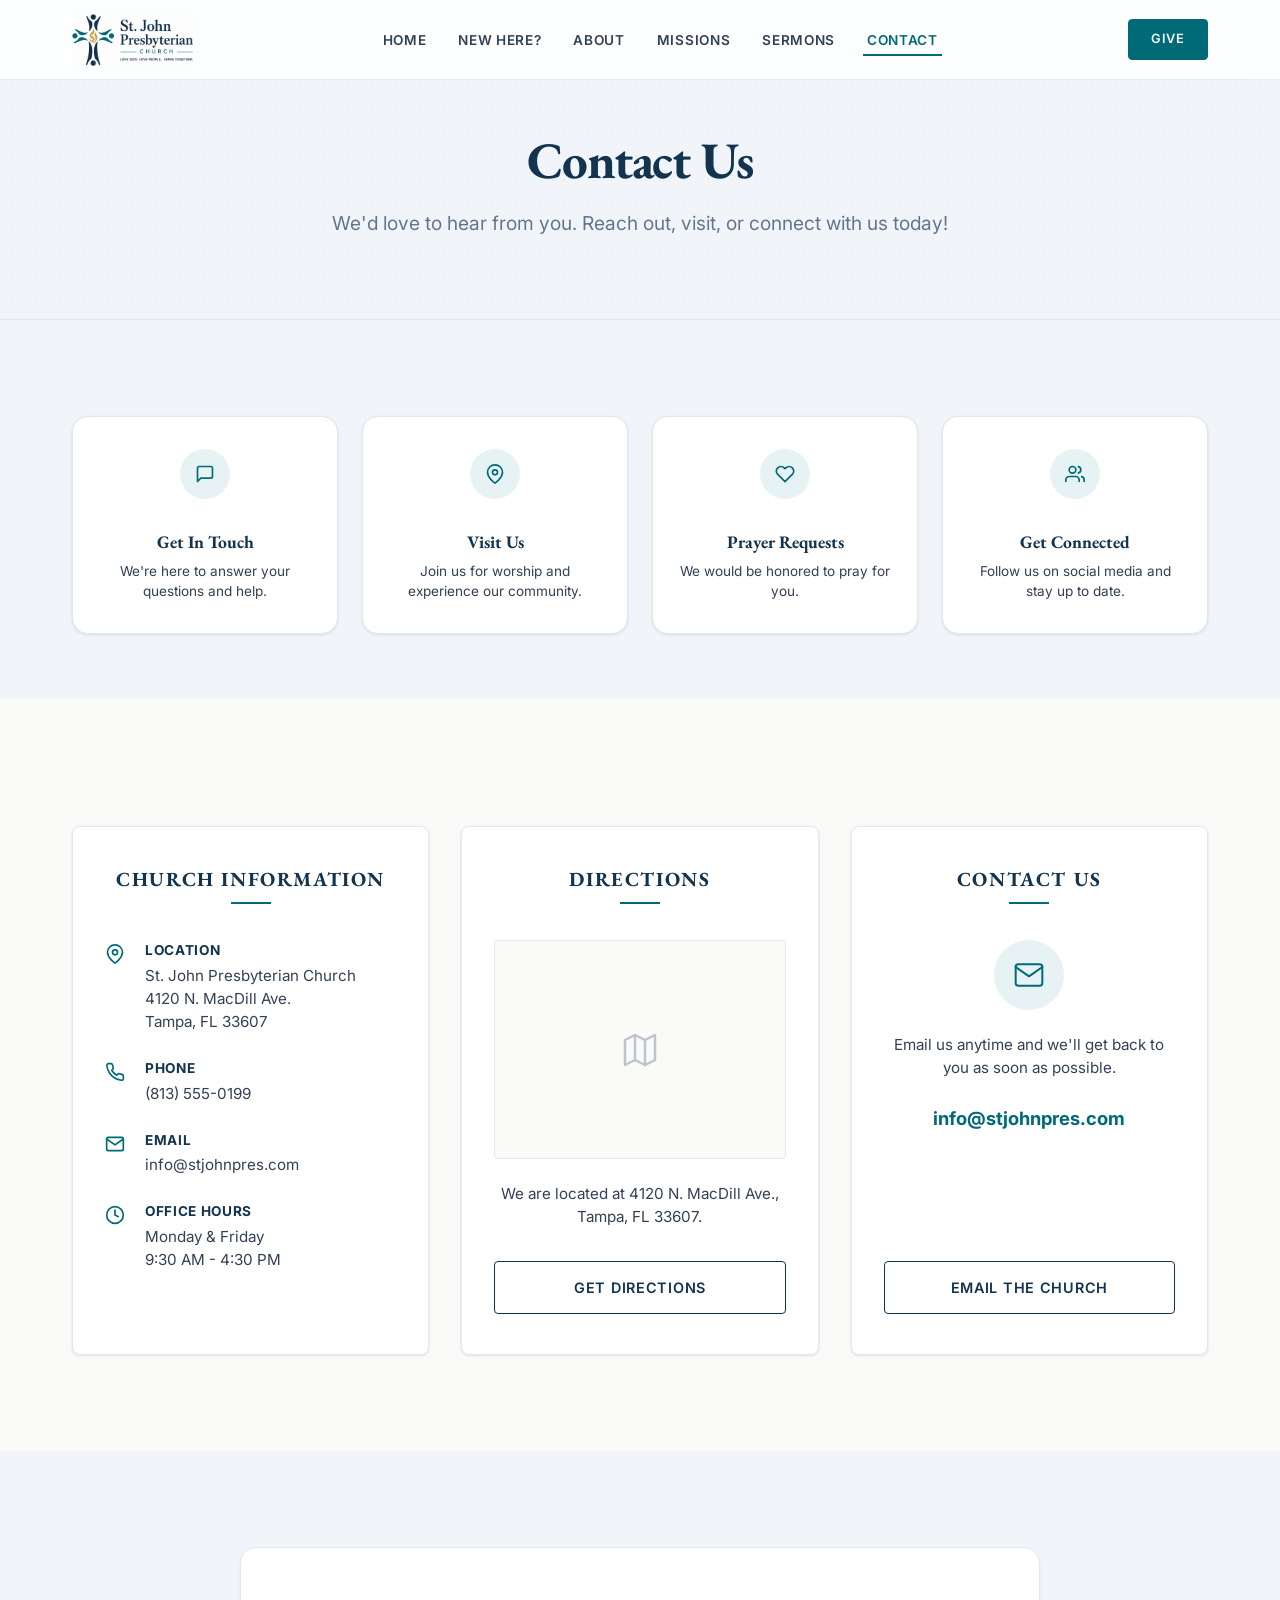
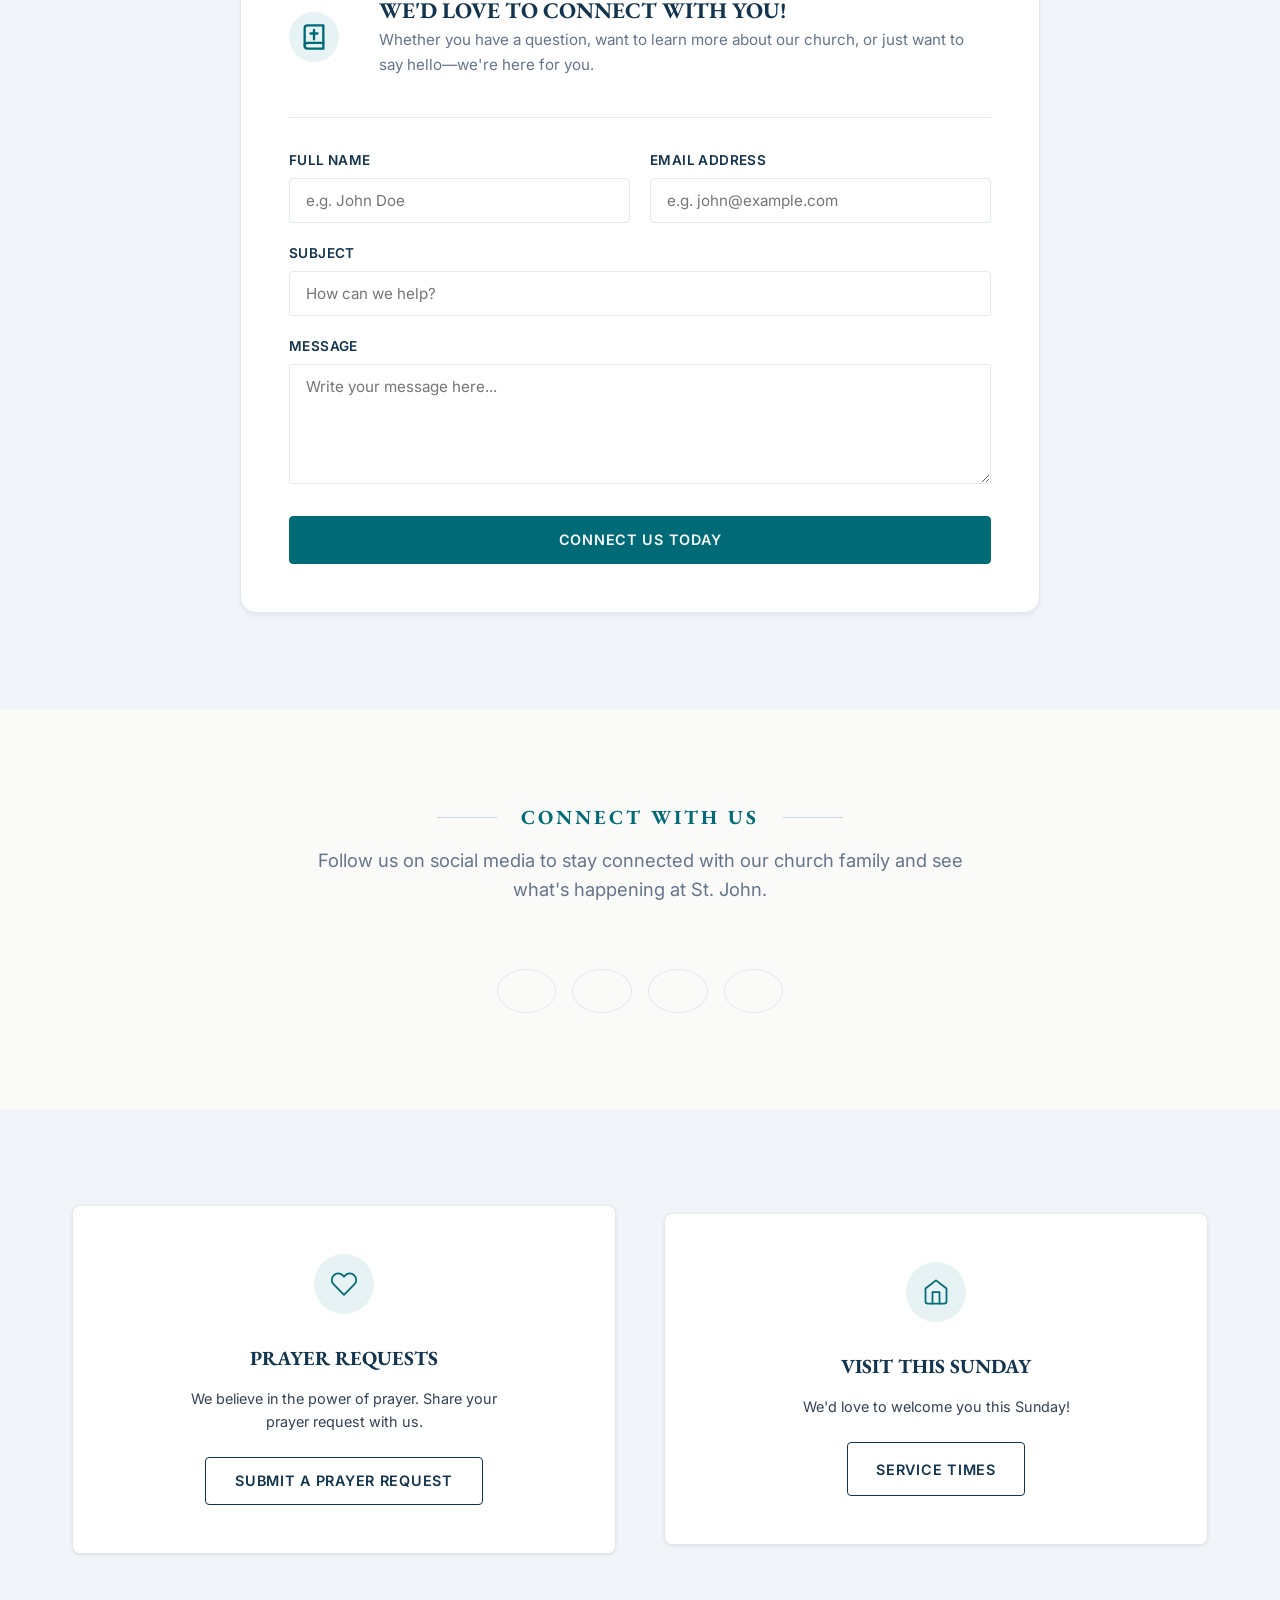
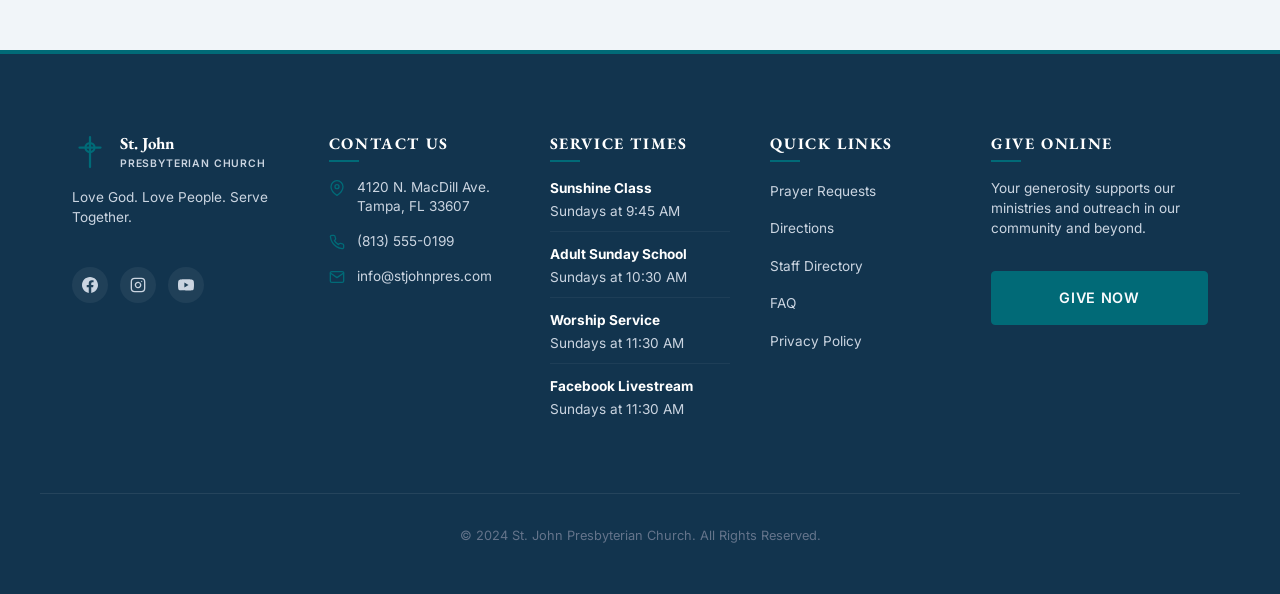
<file: contact.html>
<!DOCTYPE html>
<html lang="en">
<head>
  <meta charset="UTF-8">
  <meta name="viewport" content="width=device-width, initial-scale=1.0">
  <title>Contact Us - St. John Presbyterian Church</title>
  <meta name="description" content="Get in touch with St. John Presbyterian Church in Tampa, FL. Find our address, phone number, office hours, directions, and submit prayer requests.">
  <link rel="stylesheet" href="style.css">
</head>
<body>

  <!-- --- HEADER & NAVIGATION --- -->
  <header class="header" id="main-header">
    <div class="container header-container">
      <a href="index.html" class="logo" id="header-logo-link">
        <img src="images/logo.png" alt="St. John Presbyterian Church Logo" class="header-logo-img" id="header-logo-img">
      </a>

      <!-- Desktop Navigation Menu -->
      <nav class="nav-menu-wrapper">
        <ul class="nav-menu" id="desktop-nav">
          <li><a href="index.html" class="nav-link">Home</a></li>
          <li><a href="new-here.html" class="nav-link">New Here?</a></li>
          <li><a href="about.html" class="nav-link">About</a></li>
          <li><a href="missions.html" class="nav-link">Missions</a></li>
          <li><a href="sermons.html" class="nav-link">Sermons</a></li>
          <li><a href="contact.html" class="nav-link active">Contact</a></li>
        </ul>
      </nav>

      <div class="header-cta">
        <a href="index.html#give-section" class="btn btn-accent btn-give" id="header-give-btn">Give</a>
        <button class="hamburger" id="menu-toggle" aria-label="Toggle Navigation Menu">
          <span></span>
          <span></span>
          <span></span>
        </button>
      </div>
    </div>
  </header>

  <!-- Mobile Drawer Menu Overlay -->
  <div class="mobile-drawer-overlay" id="menu-overlay"></div>
  
  <!-- Mobile Drawer Menu -->
  <div class="mobile-drawer" id="mobile-menu-drawer">
<button class="drawer-close-btn" id="drawer-close-btn" aria-label="Close Navigation Menu">
      <svg xmlns="http://www.w3.org/2000/svg" viewBox="0 0 24 24" fill="none" stroke="currentColor" stroke-width="2.5" stroke-linecap="round" stroke-linejoin="round" width="24" height="24">
        <line x1="18" y1="6" x2="6" y2="18"></line>
        <line x1="6" y1="6" x2="18" y2="18"></line>
      </svg>
    </button>
    <ul class="mobile-nav-list">
      <li><a href="index.html" class="mobile-nav-link">Home</a></li>
      <li><a href="new-here.html" class="mobile-nav-link">New Here?</a></li>
      <li><a href="about.html" class="mobile-nav-link">About</a></li>
      <li><a href="missions.html" class="mobile-nav-link">Missions</a></li>
      <li><a href="sermons.html" class="mobile-nav-link">Sermons</a></li>
      <li><a href="contact.html" class="mobile-nav-link active">Contact</a></li>
    </ul>
    <div style="margin-top: 2rem;">
      <a href="index.html#give-section" class="btn btn-accent" style="width: 100%;" id="mobile-give-btn">Give Now</a>
    </div>
  </div>

  <!-- --- HERO SECTION --- -->
  <section class="hero-subpage fade-in-element visible">
    <div class="container">
      <h1 class="hero-subpage-title">Contact Us</h1>
      <p class="hero-subpage-subtitle">
        We'd love to hear from you. Reach out, visit, or connect with us today!
      </p>
    </div>
  </section>

  <!-- --- 4 QUICK CIRCLES GRID --- -->
  <section class="section section-bg fade-in-element" style="padding-bottom: 4rem;">
    <div class="container grid-4">
      
      <!-- Circle 1 -->
      <div class="card" style="align-items: center; text-align: center; border-radius: var(--radius-lg); padding: 2rem 1.5rem;">
        <div class="card-icon-wrap" style="background-color: var(--color-accent-light); color: var(--color-accent); border:none; width:50px; height:50px;">
          <svg xmlns="http://www.w3.org/2000/svg" viewBox="0 0 24 24" fill="none" stroke="currentColor" stroke-width="2" stroke-linecap="round" stroke-linejoin="round" style="width:20px;height:20px;">
            <path d="M21 15a2 2 0 0 1-2 2H7l-4 4V5a2 2 0 0 1 2-2h14a2 2 0 0 1 2 2z"></path>
          </svg>
        </div>
        <h3 style="font-size:1.1rem; margin-bottom:0.5rem;">Get In Touch</h3>
        <p class="card-desc" style="font-size:0.85rem; margin-bottom:0; line-height:1.5;">We're here to answer your questions and help.</p>
      </div>

      <!-- Circle 2 -->
      <div class="card" style="align-items: center; text-align: center; border-radius: var(--radius-lg); padding: 2rem 1.5rem;">
        <div class="card-icon-wrap" style="background-color: var(--color-accent-light); color: var(--color-accent); border:none; width:50px; height:50px;">
          <svg xmlns="http://www.w3.org/2000/svg" viewBox="0 0 24 24" fill="none" stroke="currentColor" stroke-width="2" stroke-linecap="round" stroke-linejoin="round" style="width:20px;height:20px;">
            <path d="M21 10c0 7-9 13-9 13s-9-6-9-13a9 9 0 0 1 18 0z"></path>
            <circle cx="12" cy="10" r="3"></circle>
          </svg>
        </div>
        <h3 style="font-size:1.1rem; margin-bottom:0.5rem;">Visit Us</h3>
        <p class="card-desc" style="font-size:0.85rem; margin-bottom:0; line-height:1.5;">Join us for worship and experience our community.</p>
      </div>

      <!-- Circle 3 -->
      <div class="card" style="align-items: center; text-align: center; border-radius: var(--radius-lg); padding: 2rem 1.5rem; cursor:pointer;" data-open-modal="prayer">
        <div class="card-icon-wrap" style="background-color: var(--color-accent-light); color: var(--color-accent); border:none; width:50px; height:50px;">
          <svg xmlns="http://www.w3.org/2000/svg" viewBox="0 0 24 24" fill="none" stroke="currentColor" stroke-width="2" stroke-linecap="round" stroke-linejoin="round" style="width:20px;height:20px;">
            <path d="M20.84 4.61a5.5 5.5 0 0 0-7.78 0L12 5.67l-1.06-1.06a5.5 5.5 0 0 0-7.78 7.78l1.06 1.06L12 21.23l7.78-7.78 1.06-1.06a5.5 5.5 0 0 0 0-7.78z"></path>
          </svg>
        </div>
        <h3 style="font-size:1.1rem; margin-bottom:0.5rem;">Prayer Requests</h3>
        <p class="card-desc" style="font-size:0.85rem; margin-bottom:0; line-height:1.5;">We would be honored to pray for you.</p>
      </div>

      <!-- Circle 4 -->
      <div class="card" style="align-items: center; text-align: center; border-radius: var(--radius-lg); padding: 2rem 1.5rem;">
        <div class="card-icon-wrap" style="background-color: var(--color-accent-light); color: var(--color-accent); border:none; width:50px; height:50px;">
          <svg xmlns="http://www.w3.org/2000/svg" viewBox="0 0 24 24" fill="none" stroke="currentColor" stroke-width="2" stroke-linecap="round" stroke-linejoin="round" style="width:20px;height:20px;">
            <path d="M17 21v-2a4 4 0 0 0-4-4H5a4 4 0 0 0-4 4v2"></path>
            <circle cx="9" cy="7" r="4"></circle>
            <path d="M23 21v-2a4 4 0 0 0-3-3.87"></path>
            <path d="M16 3.13a4 4 0 0 1 0 7.75"></path>
          </svg>
        </div>
        <h3 style="font-size:1.1rem; margin-bottom:0.5rem;">Get Connected</h3>
        <p class="card-desc" style="font-size:0.85rem; margin-bottom:0; line-height:1.5;">Follow us on social media and stay up to date.</p>
      </div>

    </div>
  </section>

  <!-- --- THREE COLUMNS: INFO, DIRECTIONS, EMAIL --- -->
  <section class="section fade-in-element" id="directions">
    <div class="container contact-info-grid">
      
      <!-- Box 1: Church Information -->
      <div class="contact-info-box">
        <h3>Church Information</h3>
        <ul class="contact-detail-list" style="margin-top: 1rem;">
          <li class="contact-detail-item">
            <svg xmlns="http://www.w3.org/2000/svg" viewBox="0 0 24 24" fill="none" stroke="currentColor" stroke-width="2" stroke-linecap="round" stroke-linejoin="round">
              <path d="M21 10c0 7-9 13-9 13s-9-6-9-13a9 9 0 0 1 18 0z"></path>
              <circle cx="12" cy="10" r="3"></circle>
            </svg>
            <div>
              <div class="contact-detail-label">Location</div>
              <div class="contact-detail-value">
                St. John Presbyterian Church<br>
                4120 N. MacDill Ave.<br>
                Tampa, FL 33607
              </div>
            </div>
          </li>
          <li class="contact-detail-item">
            <svg xmlns="http://www.w3.org/2000/svg" viewBox="0 0 24 24" fill="none" stroke="currentColor" stroke-width="2" stroke-linecap="round" stroke-linejoin="round">
              <path d="M22 16.92v3a2 2 0 0 1-2.18 2 19.79 19.79 0 0 1-8.63-3.07 19.5 19.5 0 0 1-6-6 19.79 19.79 0 0 1-3.07-8.67A2 2 0 0 1 4.11 2h3a2 2 0 0 1 2 1.72 12.84 12.84 0 0 0 .7 2.81 2 2 0 0 1-.45 2.11L8.09 9.91a16 16 0 0 0 6 6l1.27-1.27a2 2 0 0 1 2.11-.45 12.84 12.84 0 0 0 2.81.7A2 2 0 0 1 22 16.92z"></path>
            </svg>
            <div>
              <div class="contact-detail-label">Phone</div>
              <div class="contact-detail-value"><a href="tel:8135550199">(813) 555-0199</a></div>
            </div>
          </li>
          <li class="contact-detail-item">
            <svg xmlns="http://www.w3.org/2000/svg" viewBox="0 0 24 24" fill="none" stroke="currentColor" stroke-width="2" stroke-linecap="round" stroke-linejoin="round">
              <path d="M4 4h16c1.1 0 2 .9 2 2v12c0 1.1-.9 2-2 2H4c-1.1 0-2-.9-2-2V6c0-1.1.9-2 2-2z"></path>
              <polyline points="22,6 12,13 2,6"></polyline>
            </svg>
            <div>
              <div class="contact-detail-label">Email</div>
              <div class="contact-detail-value"><a href="mailto:info@stjohnpres.com">info@stjohnpres.com</a></div>
            </div>
          </li>
          <li class="contact-detail-item">
            <svg xmlns="http://www.w3.org/2000/svg" viewBox="0 0 24 24" fill="none" stroke="currentColor" stroke-width="2" stroke-linecap="round" stroke-linejoin="round">
              <circle cx="12" cy="12" r="10"></circle>
              <polyline points="12 6 12 12 16 14"></polyline>
            </svg>
            <div>
              <div class="contact-detail-label">Office Hours</div>
              <div class="contact-detail-value">
                Monday &amp; Friday<br>
                9:30 AM - 4:30 PM
              </div>
            </div>
          </li>
        </ul>
      </div>

      <!-- Box 2: Directions -->
      <div class="contact-info-box">
        <h3>Directions</h3>
        <div style="flex-grow:1; display:flex; flex-direction:column; margin-top: 1rem;">
          <div class="contact-map-placeholder">
            <svg xmlns="http://www.w3.org/2000/svg" viewBox="0 0 24 24" fill="none" stroke="currentColor" stroke-width="1.5" stroke-linecap="round" stroke-linejoin="round">
              <polygon points="3 6 9 3 15 6 21 3 21 18 15 21 9 18 3 21"></polygon>
              <line x1="9" y1="3" x2="9" y2="18"></line>
              <line x1="15" y1="6" x2="15" y2="21"></line>
            </svg>
          </div>
          <p class="contact-detail-value" style="text-align: center; margin-bottom: 2rem;">
            We are located at 4120 N. MacDill Ave., Tampa, FL 33607.
          </p>
          <a href="https://maps.google.com" target="_blank" rel="noopener noreferrer" class="btn btn-outline" style="text-align: center; margin-top: auto; width:100%;">Get Directions</a>
        </div>
      </div>

      <!-- Box 3: Contact Us Email Block -->
      <div class="contact-info-box">
        <h3>Contact Us</h3>
        <div style="flex-grow:1; display:flex; flex-direction:column; margin-top: 1rem; align-items: center; text-align: center;">
          <div class="card-icon-wrap" style="width:70px; height:70px; background-color: var(--color-accent-light); color: var(--color-accent); border:none; margin-bottom: 1.5rem;">
            <svg xmlns="http://www.w3.org/2000/svg" viewBox="0 0 24 24" fill="none" stroke="currentColor" stroke-width="1.5" stroke-linecap="round" stroke-linejoin="round" style="width:32px; height:32px;">
              <path d="M4 4h16c1.1 0 2 .9 2 2v12c0 1.1-.9 2-2 2H4c-1.1 0-2-.9-2-2V6c0-1.1.9-2 2-2z"></path>
              <polyline points="22,6 12,13 2,6"></polyline>
            </svg>
          </div>
          <p class="contact-detail-value" style="margin-bottom: 1.5rem;">
            Email us anytime and we'll get back to you as soon as possible.
          </p>
          <div class="contact-email-large">info@stjohnpres.com</div>
          <a href="mailto:info@stjohnpres.com" class="btn btn-outline" style="margin-top:auto; width:100%;">Email the Church</a>
        </div>
      </div>

    </div>
  </section>

  <!-- --- CONNECT WITH YOU FORM SECTION (Banner component customized with form) --- -->
  <section class="section section-bg fade-in-element" id="contact-anchor">
    <div class="container">
      <div class="banner-block" style="max-width: 800px; margin: 0 auto;">
        <div style="display:flex; flex-direction:column; gap:2.5rem;">
          
          <div style="display:flex; gap:2.5rem; align-items:center;" class="banner-block-inner">
            <div class="banner-block-icon flex-center" style="background-color: var(--color-accent-light); color:var(--color-accent); width:50px; height:50px; flex-shrink:0;">
              <svg xmlns="http://www.w3.org/2000/svg" viewBox="0 0 24 24" fill="none" stroke="currentColor" stroke-width="2" stroke-linecap="round" stroke-linejoin="round">
                <path d="M4 19.5A2.5 2.5 0 0 1 6.5 17H20"></path>
                <path d="M6.5 2H20v20H6.5A2.5 2.5 0 0 1 4 19.5v-15A2.5 2.5 0 0 1 6.5 2z"></path>
                <path d="M 12 6 L 12 14 M 9 9 L 15 9" stroke="var(--color-accent)" stroke-width="2" />
              </svg>
            </div>
            <div style="text-align:left;">
              <h3 style="font-size: 1.4rem; margin-bottom:0.25rem;">WE'D LOVE TO CONNECT WITH YOU!</h3>
              <p style="font-size: 0.95rem; color: var(--color-text-muted); margin-bottom:0;">Whether you have a question, want to learn more about our church, or just want to say hello—we're here for you.</p>
            </div>
          </div>
          
          <!-- Interactive Quick Contact Form -->
          <form id="contact-form" style="border-top: 1px solid var(--color-border); padding-top: 2rem;">
            <div class="grid-2" style="gap: 1.25rem; align-items: start; margin-bottom: 1.25rem;">
              <div class="form-group" style="margin-bottom:0;">
                <label for="contact-name" class="form-label">Full Name</label>
                <input type="text" id="contact-name" class="form-input" required placeholder="e.g. John Doe">
              </div>
              <div class="form-group" style="margin-bottom:0;">
                <label for="contact-email" class="form-label">Email Address</label>
                <input type="email" id="contact-email" class="form-input" required placeholder="e.g. john@example.com">
              </div>
            </div>
            <div class="form-group">
              <label for="contact-subject" class="form-label">Subject</label>
              <input type="text" id="contact-subject" class="form-input" required placeholder="How can we help?">
            </div>
            <div class="form-group">
              <label for="contact-message" class="form-label">Message</label>
              <textarea id="contact-message" class="form-textarea" required placeholder="Write your message here..."></textarea>
            </div>
            <div class="form-btn-row" style="margin-top:1.5rem;">
              <button type="submit" class="btn btn-accent" style="width:100%;">Connect Us Today</button>
            </div>
          </form>

        </div>
      </div>
    </div>
  </section>

  <!-- --- CONNECT WITH US SOCIAL SECTION --- -->
  <section class="section fade-in-element">
    <div class="container text-center">
      <div class="section-title-wrap">
        <div class="section-title-decor">
          <h2>Connect With Us</h2>
        </div>
        <p class="section-subtitle">
          Follow us on social media to stay connected with our church family and see what's happening at St. John.
        </p>
      </div>

      <div class="contact-social-strip">
        <a href="https://facebook.com" target="_blank" rel="noopener noreferrer" class="btn flex-center contact-social-btn" aria-label="Facebook">
          <svg xmlns="http://www.w3.org/2000/svg" viewBox="0 0 24 24" fill="currentColor">
            <path d="M24 12.073c0-6.627-5.373-12-12-12s-12 5.373-12 12c0 5.99 4.388 10.954 10.125 11.854v-8.385H7.078v-3.47h3.047V9.43c0-3.007 1.792-4.669 4.533-4.669 1.312 0 2.686.235 2.686.235v2.953H15.83c-1.491 0-1.956.925-1.956 1.874v2.25h3.328l-.532 3.47h-2.796v8.385C19.612 23.027 24 18.062 24 12.073z"/>
          </svg>
        </a>
        <a href="https://instagram.com" target="_blank" rel="noopener noreferrer" class="btn flex-center contact-social-btn" aria-label="Instagram">
          <svg xmlns="http://www.w3.org/2000/svg" viewBox="0 0 24 24" fill="none" stroke="currentColor" stroke-width="2" stroke-linecap="round" stroke-linejoin="round">
            <rect x="2" y="2" width="20" height="20" rx="5" ry="5"></rect>
            <path d="M16 11.37A4 4 0 1 1 12.63 8 4 4 0 0 1 16 11.37z"></path>
            <line x1="17.5" y1="6.5" x2="17.51" y2="6.5"></line>
          </svg>
        </a>
        <a href="https://youtube.com" target="_blank" rel="noopener noreferrer" class="btn flex-center contact-social-btn" aria-label="YouTube">
          <svg xmlns="http://www.w3.org/2000/svg" viewBox="0 0 24 24" fill="currentColor">
            <path d="M23.498 6.163a3.003 3.003 0 0 0-2.11-2.11C19.517 3.545 12 3.545 12 3.545s-7.517 0-9.388.508a3.003 3.003 0 0 0-2.11 2.11C0 8.033 0 12 0 12s0 3.967.502 5.837a3.003 3.003 0 0 0 2.11 2.11c1.871.508 9.388.508 9.388.508s7.517 0 9.388-.508a3.002 3.002 0 0 0 2.11-2.11C24 15.967 24 12 24 12s0-3.967-.502-5.837zM9.545 15.568V8.432L15.818 12l-6.273 3.568z"/>
          </svg>
        </a>
        <a href="mailto:info@stjohnpres.com" class="btn flex-center contact-social-btn" aria-label="Email">
          <svg xmlns="http://www.w3.org/2000/svg" viewBox="0 0 24 24" fill="none" stroke="currentColor" stroke-width="2" stroke-linecap="round" stroke-linejoin="round">
            <path d="M4 4h16c1.1 0 2 .9 2 2v12c0 1.1-.9 2-2 2H4c-1.1 0-2-.9-2-2V6c0-1.1.9-2 2-2z"></path>
            <polyline points="22,6 12,13 2,6"></polyline>
          </svg>
        </a>
      </div>
    </div>
  </section>

  <!-- --- BOTTOM TWO CTA CARDS --- -->
  <section class="section section-bg fade-in-element">
    <div class="container grid-2">
      
      <!-- Card 1 -->
      <div class="card" style="align-items: center; text-align: center; padding: 3rem 2rem;">
        <div class="card-icon-wrap" style="background-color: var(--color-accent-light); color: var(--color-accent); border:none; width:60px; height:60px;">
          <svg xmlns="http://www.w3.org/2000/svg" viewBox="0 0 24 24" fill="none" stroke="currentColor" stroke-width="1.5" stroke-linecap="round" stroke-linejoin="round" style="width:28px;height:28px;">
            <path d="M20.84 4.61a5.5 5.5 0 0 0-7.78 0L12 5.67l-1.06-1.06a5.5 5.5 0 0 0-7.78 7.78l1.06 1.06L12 21.23l7.78-7.78 1.06-1.06a5.5 5.5 0 0 0 0-7.78z"></path>
          </svg>
        </div>
        <h3 style="font-size:1.25rem;">PRAYER REQUESTS</h3>
        <p class="card-desc" style="font-size:0.9rem; max-width: 320px; margin:0 auto 1.5rem auto;">We believe in the power of prayer. Share your prayer request with us.</p>
        <button class="btn btn-outline" data-open-modal="prayer">Submit A Prayer Request</button>
      </div>

      <!-- Card 2 -->
      <div class="card" style="align-items: center; text-align: center; padding: 3rem 2rem;">
        <div class="card-icon-wrap" style="background-color: var(--color-accent-light); color: var(--color-accent); border:none; width:60px; height:60px;">
          <svg xmlns="http://www.w3.org/2000/svg" viewBox="0 0 24 24" fill="none" stroke="currentColor" stroke-width="1.5" stroke-linecap="round" stroke-linejoin="round" style="width:28px;height:28px;">
            <path d="M3 9l9-7 9 7v11a2 2 0 0 1-2 2H5a2 2 0 0 1-2-2z"></path>
            <polyline points="9 22 9 12 15 12 15 22"></polyline>
          </svg>
        </div>
        <h3 style="font-size:1.25rem;">VISIT THIS SUNDAY</h3>
        <p class="card-desc" style="font-size:0.9rem; max-width: 320px; margin:0 auto 1.5rem auto;">We'd love to welcome you this Sunday!</p>
        <a href="index.html#give-section" class="btn btn-outline">Service Times</a>
      </div>

    </div>
  </section>

  <!-- --- FOOTER --- -->
  <footer class="footer" id="give-section">
    <div class="container footer-grid">
      
      <!-- Column 1: Logo & Info -->
      <div class="footer-col-logo">
        <div class="footer-logo-wrap">
          <svg xmlns="http://www.w3.org/2000/svg" viewBox="0 0 24 24" fill="none" stroke="currentColor" stroke-width="1.5" stroke-linecap="round" stroke-linejoin="round">
            <path d="M 12 2 L 12 22 M 5 9 L 19 9" />
            <circle cx="12" cy="9" r="3" />
          </svg>
          <div class="footer-logo-title">St. John<br><span style="font-family:var(--font-sans); font-size: 0.65rem; font-weight: 600; text-transform: uppercase; letter-spacing: 0.08em; color: var(--color-border-dark);">Presbyterian Church</span></div>
        </div>
        <p class="footer-desc">
          Love God. Love People. Serve Together.
        </p>
        <div class="footer-social-icons">
          <a href="https://facebook.com" class="footer-social-link" aria-label="Facebook">
            <svg xmlns="http://www.w3.org/2000/svg" viewBox="0 0 24 24" fill="currentColor">
              <path d="M24 12.073c0-6.627-5.373-12-12-12s-12 5.373-12 12c0 5.99 4.388 10.954 10.125 11.854v-8.385H7.078v-3.47h3.047V9.43c0-3.007 1.792-4.669 4.533-4.669 1.312 0 2.686.235 2.686.235v2.953H15.83c-1.491 0-1.956.925-1.956 1.874v2.25h3.328l-.532 3.47h-2.796v8.385C19.612 23.027 24 18.062 24 12.073z"/>
            </svg>
          </a>
          <a href="https://instagram.com" class="footer-social-link" aria-label="Instagram">
            <svg xmlns="http://www.w3.org/2000/svg" viewBox="0 0 24 24" fill="none" stroke="currentColor" stroke-width="2" stroke-linecap="round" stroke-linejoin="round">
              <rect x="2" y="2" width="20" height="20" rx="5" ry="5"></rect>
              <path d="M16 11.37A4 4 0 1 1 12.63 8 4 4 0 0 1 16 11.37z"></path>
              <line x1="17.5" y1="6.5" x2="17.51" y2="6.5"></line>
            </svg>
          </a>
          <a href="https://youtube.com" class="footer-social-link" aria-label="YouTube">
            <svg xmlns="http://www.w3.org/2000/svg" viewBox="0 0 24 24" fill="currentColor">
              <path d="M23.498 6.163a3.003 3.003 0 0 0-2.11-2.11C19.517 3.545 12 3.545 12 3.545s-7.517 0-9.388.508a3.003 3.003 0 0 0-2.11 2.11C0 8.033 0 12 0 12s0 3.967.502 5.837a3.003 3.003 0 0 0 2.11 2.11c1.871.508 9.388.508 9.388.508s7.517 0 9.388-.508a3.002 3.002 0 0 0 2.11-2.11C24 15.967 24 12 24 12s0-3.967-.502-5.837zM9.545 15.568V8.432L15.818 12l-6.273 3.568z"/>
            </svg>
          </a>
        </div>
      </div>

      <!-- Column 2: Contact Info -->
      <div class="footer-col-info">
        <h4 class="footer-col-title">Contact Us</h4>
        <button class="footer-accordion-header">
          <span>Contact Us</span>
          <svg xmlns="http://www.w3.org/2000/svg" viewBox="0 0 24 24" fill="none" stroke="currentColor" stroke-width="2.5" stroke-linecap="round" stroke-linejoin="round">
            <polyline points="9 18 15 12 9 6"></polyline>
          </svg>
        </button>
        <div class="footer-accordion-content">
          <ul class="footer-info-list">
            <li class="footer-info-item">
              <svg xmlns="http://www.w3.org/2000/svg" viewBox="0 0 24 24" fill="none" stroke="currentColor" stroke-width="2" stroke-linecap="round" stroke-linejoin="round">
                <path d="M21 10c0 7-9 13-9 13s-9-6-9-13a9 9 0 0 1 18 0z"></path>
                <circle cx="12" cy="10" r="3"></circle>
              </svg>
              <span>4120 N. MacDill Ave.<br>Tampa, FL 33607</span>
            </li>
            <li class="footer-info-item">
              <svg xmlns="http://www.w3.org/2000/svg" viewBox="0 0 24 24" fill="none" stroke="currentColor" stroke-width="2" stroke-linecap="round" stroke-linejoin="round">
                <path d="M22 16.92v3a2 2 0 0 1-2.18 2 19.79 19.79 0 0 1-8.63-3.07 19.5 19.5 0 0 1-6-6 19.79 19.79 0 0 1-3.07-8.67A2 2 0 0 1 4.11 2h3a2 2 0 0 1 2 1.72 12.84 12.84 0 0 0 .7 2.81 2 2 0 0 1-.45 2.11L8.09 9.91a16 16 0 0 0 6 6l1.27-1.27a2 2 0 0 1 2.11-.45 12.84 12.84 0 0 0 2.81.7A2 2 0 0 1 22 16.92z"></path>
              </svg>
              <span>(813) 555-0199</span>
            </li>
            <li class="footer-info-item">
              <svg xmlns="http://www.w3.org/2000/svg" viewBox="0 0 24 24" fill="none" stroke="currentColor" stroke-width="2" stroke-linecap="round" stroke-linejoin="round">
                <path d="M4 4h16c1.1 0 2 .9 2 2v12c0 1.1-.9 2-2 2H4c-1.1 0-2-.9-2-2V6c0-1.1.9-2 2-2z"></path>
                <polyline points="22,6 12,13 2,6"></polyline>
              </svg>
              <span><a href="mailto:info@stjohnpres.com">info@stjohnpres.com</a></span>
            </li>
          </ul>
        </div>
      </div>

      <!-- Column 3: Service Times -->
      <div class="footer-col-times">
        <h4 class="footer-col-title">Service Times</h4>
        <button class="footer-accordion-header">
          <span>Service Times</span>
          <svg xmlns="http://www.w3.org/2000/svg" viewBox="0 0 24 24" fill="none" stroke="currentColor" stroke-width="2.5" stroke-linecap="round" stroke-linejoin="round">
            <polyline points="9 18 15 12 9 6"></polyline>
          </svg>
        </button>
        <div class="footer-accordion-content">
          <div class="footer-service-times">
            <div class="footer-time-row">
              <span class="footer-time-label">Sunshine Class</span>
              <span class="footer-time-value">Sundays at 9:45 AM</span>
            </div>
            <div class="footer-time-row">
              <span class="footer-time-label">Adult Sunday School</span>
              <span class="footer-time-value">Sundays at 10:30 AM</span>
            </div>
            <div class="footer-time-row">
              <span class="footer-time-label">Worship Service</span>
              <span class="footer-time-value">Sundays at 11:30 AM</span>
            </div>
            <div class="footer-time-row" style="border:none;">
              <span class="footer-time-label">Facebook Livestream</span>
              <span class="footer-time-value">Sundays at 11:30 AM</span>
            </div>
          </div>
        </div>
      </div>

      <!-- Column 4: Quick Links -->
      <div class="footer-col-nav">
        <h4 class="footer-col-title">Quick Links</h4>
        <button class="footer-accordion-header">
          <span>Quick Links</span>
          <svg xmlns="http://www.w3.org/2000/svg" viewBox="0 0 24 24" fill="none" stroke="currentColor" stroke-width="2.5" stroke-linecap="round" stroke-linejoin="round">
            <polyline points="9 18 15 12 9 6"></polyline>
          </svg>
        </button>
        <div class="footer-accordion-content">
          <ul class="footer-nav-list">
            <li><a href="#" class="footer-nav-link" data-open-modal="prayer">Prayer Requests</a></li>
            <li><a href="contact.html#directions" class="footer-nav-link">Directions</a></li>
            <li><a href="about.html#staff" class="footer-nav-link">Staff Directory</a></li>
            <li><a href="new-here.html#faq" class="footer-nav-link">FAQ</a></li>
            <li><a href="#" class="footer-nav-link">Privacy Policy</a></li>
          </ul>
        </div>
      </div>

      <!-- Column 5: Give Block -->
      <div class="footer-col-give">
        <h4 class="footer-col-title">Give Online</h4>
        <button class="footer-accordion-header">
          <span>Give Online</span>
          <svg xmlns="http://www.w3.org/2000/svg" viewBox="0 0 24 24" fill="none" stroke="currentColor" stroke-width="2.5" stroke-linecap="round" stroke-linejoin="round">
            <polyline points="9 18 15 12 9 6"></polyline>
          </svg>
        </button>
        <div class="footer-accordion-content">
          <div class="footer-give-block">
            <p class="footer-give-text">
              Your generosity supports our ministries and outreach in our community and beyond.
            </p>
            <a href="javascript:void(0)" onclick="showToast('Online Giving', 'Thank you for your support! Secure giving portal is loading...')" class="btn btn-accent" style="text-align: center;">Give Now</a>
          </div>
        </div>
      </div>

    </div>

    <div class="container footer-bottom">
      <p>&copy; 2024 St. John Presbyterian Church. All Rights Reserved.</p>
    </div>
  </footer>

  <!-- --- PRAYER REQUEST MODAL --- -->
  <div class="modal-overlay" id="prayer-modal">
    <div class="modal-container">
      <div class="modal-header">
        <h3 class="modal-title">Submit a Prayer Request</h3>
        <button class="modal-close" aria-label="Close Modal">
          <svg xmlns="http://www.w3.org/2000/svg" viewBox="0 0 24 24" fill="none" stroke="currentColor" stroke-width="2" stroke-linecap="round" stroke-linejoin="round">
            <line x1="18" y1="6" x2="6" y2="18"></line>
            <line x1="6" y1="6" x2="18" y2="18"></line>
          </svg>
        </button>
      </div>
      <div class="modal-body">
        <form id="prayer-request-form">
          <div class="form-group">
            <label for="prayer-name" class="form-label">Your Name (Optional)</label>
            <input type="text" id="prayer-name" class="form-input" placeholder="e.g. Jane Doe">
          </div>
          <div class="form-group">
            <label for="prayer-email" class="form-label">Email Address (Optional)</label>
            <input type="email" id="prayer-email" class="form-input" placeholder="e.g. jane@example.com">
          </div>
          <div class="form-group">
            <label for="prayer-content" class="form-label">Your Prayer Request</label>
            <textarea id="prayer-content" class="form-textarea" required placeholder="How can we pray for you?"></textarea>
          </div>
          <div class="form-group">
            <label class="form-checkbox-label">
              <input type="checkbox" id="prayer-anonymous">
              <span>Keep this request anonymous / pastoral staff only</span>
            </label>
          </div>
          <div class="form-btn-row">
            <button type="submit" class="btn btn-accent">Submit Request</button>
          </div>
        </form>
      </div>
    </div>
  </div>

  <script src="script.js"></script>
</body>
</html>
</file>
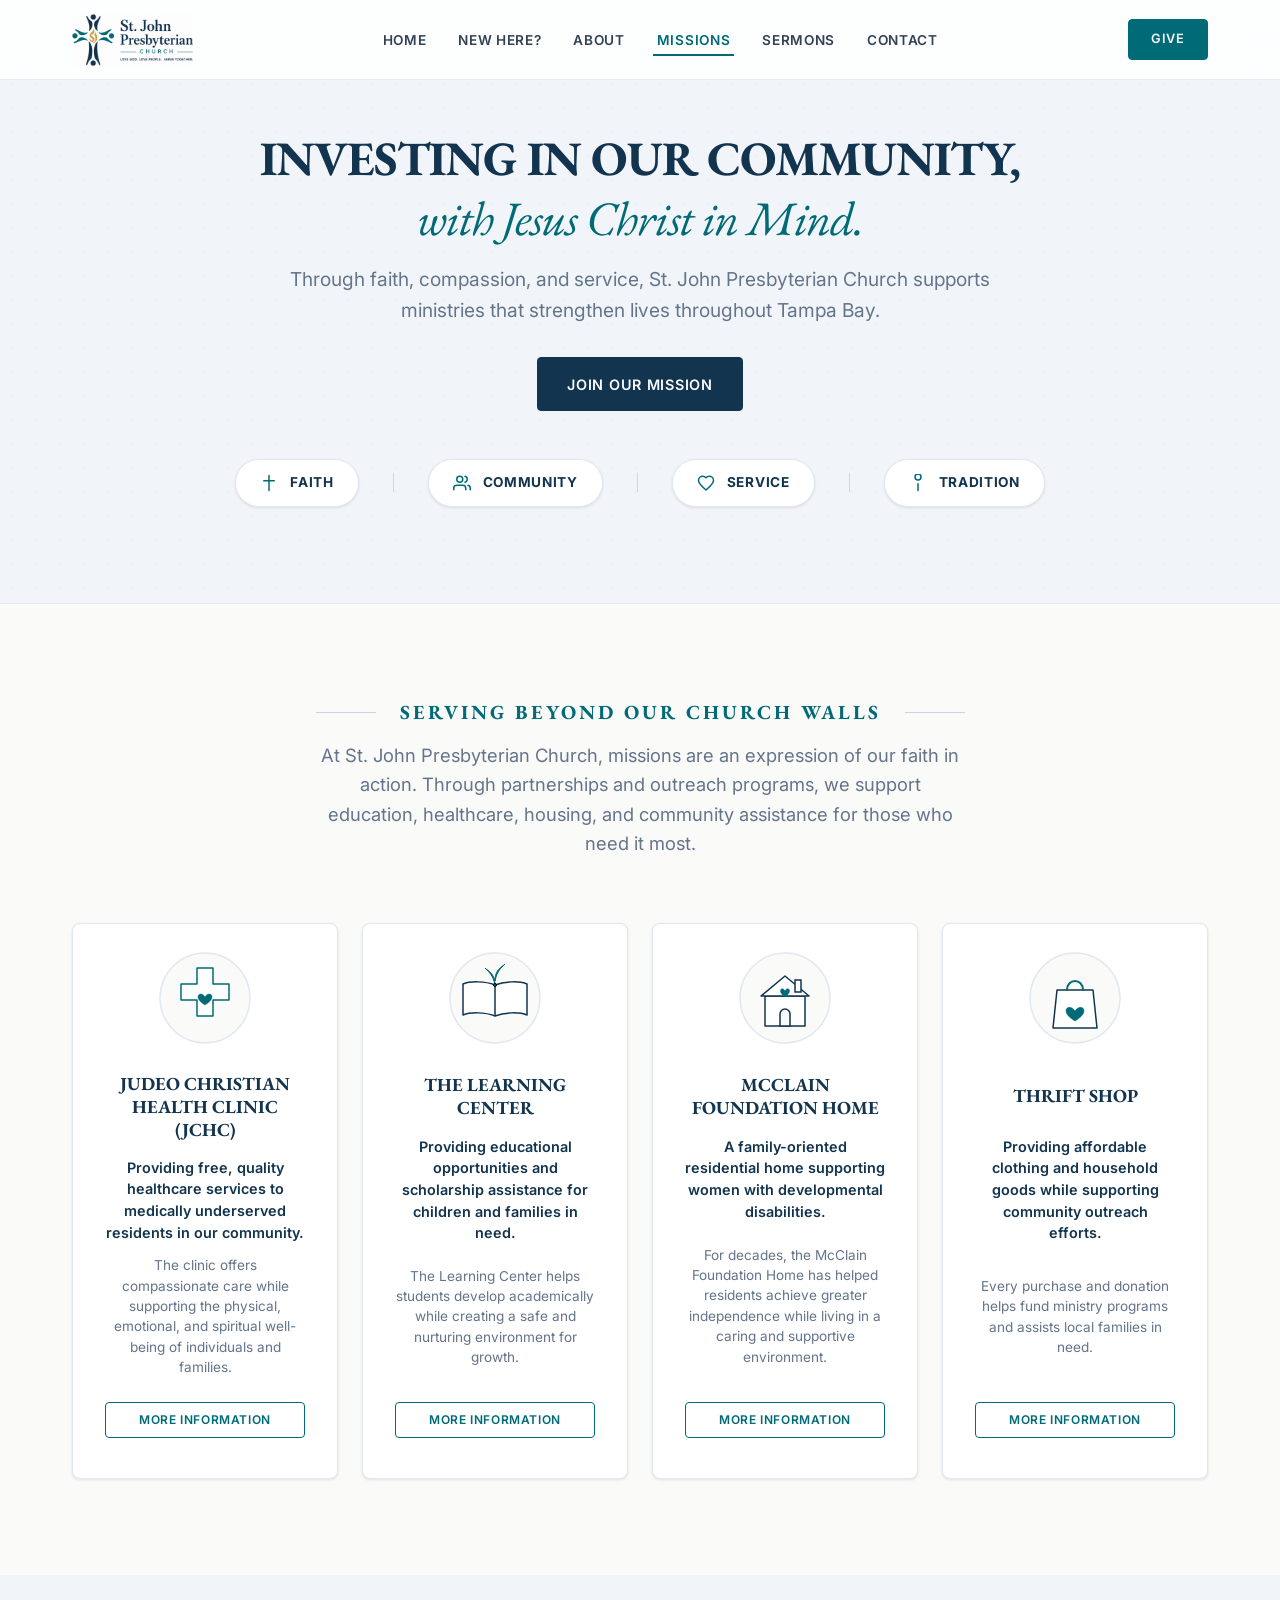
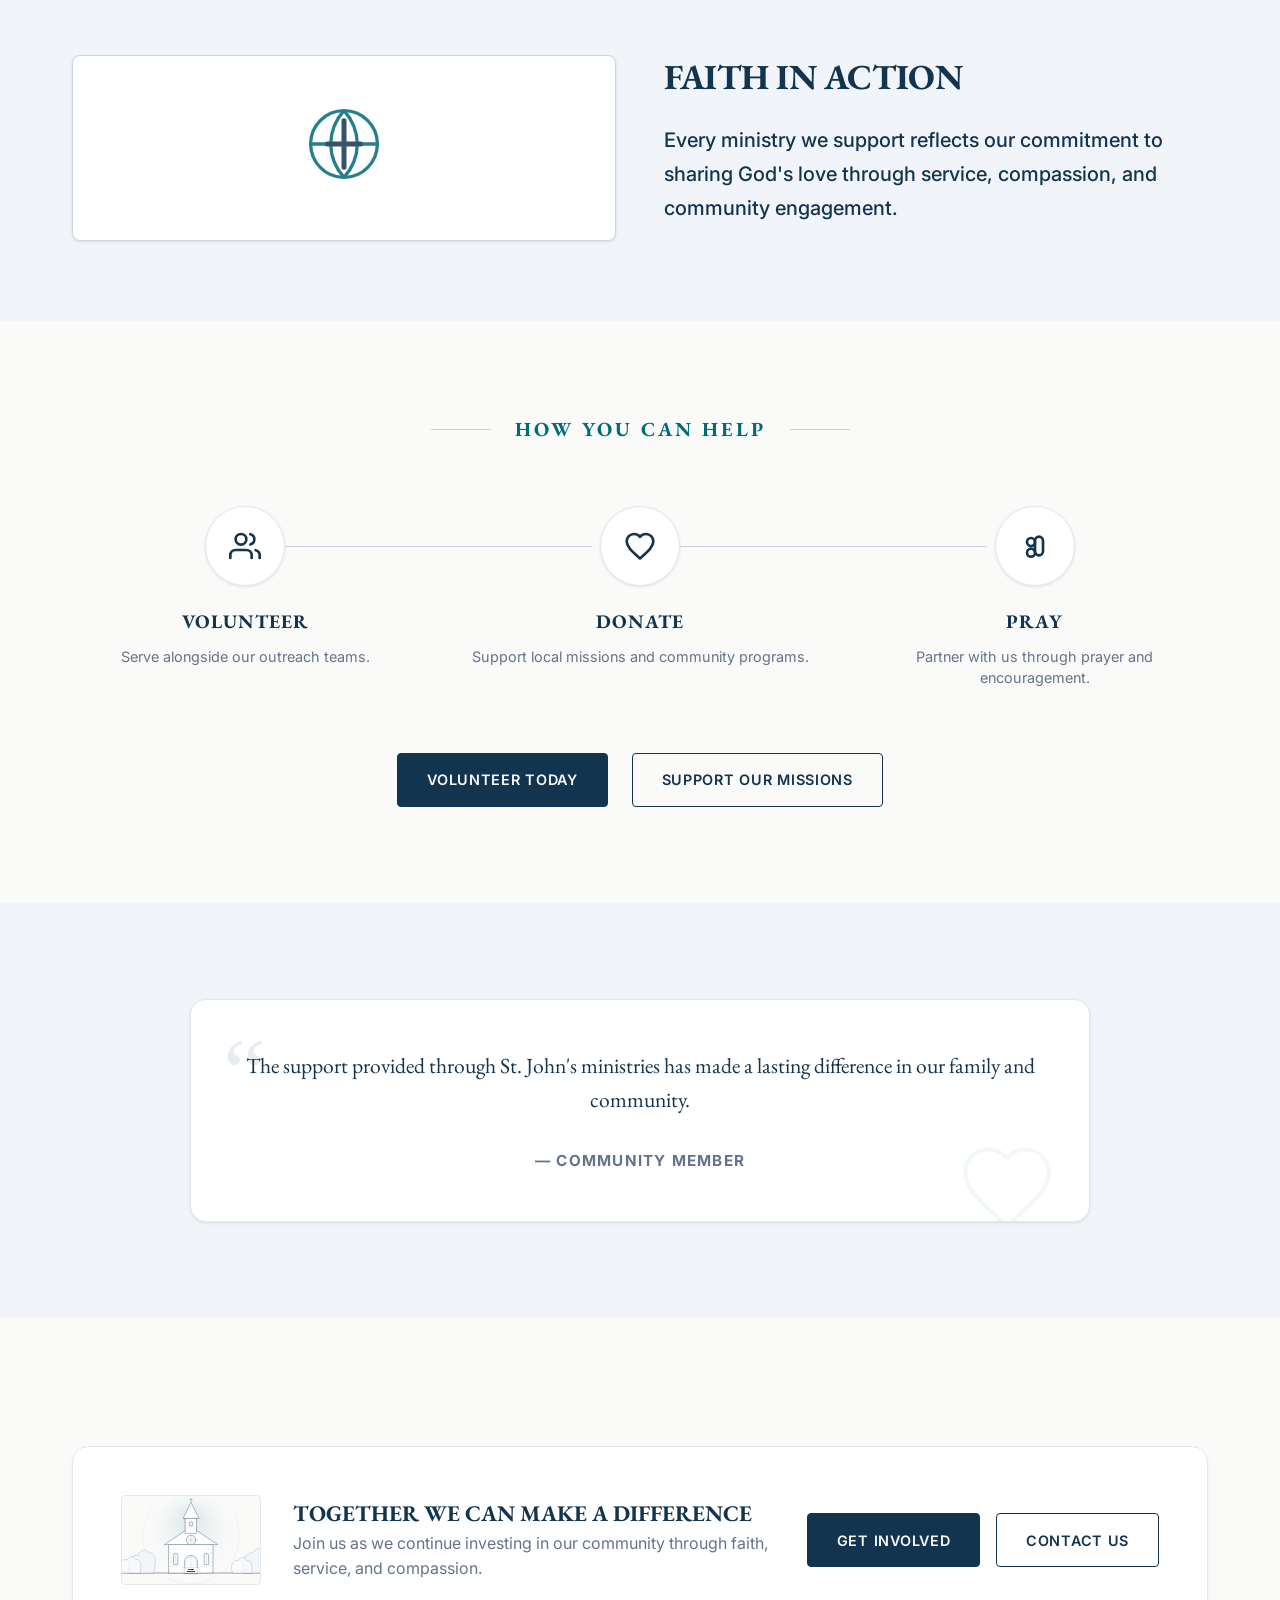
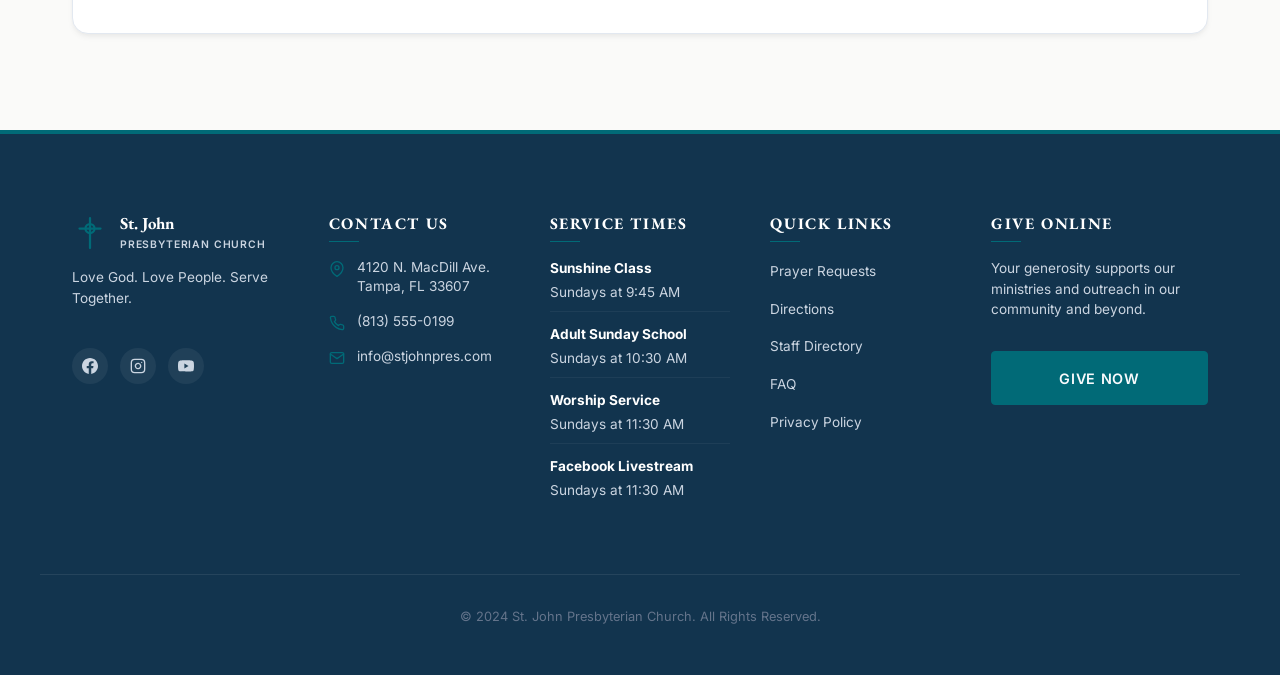
<file: missions.html>
<!DOCTYPE html>
<html lang="en">
<head>
  <meta charset="UTF-8">
  <meta name="viewport" content="width=device-width, initial-scale=1.0">
  <title>Missions - St. John Presbyterian Church</title>
  <meta name="description" content="Discover how St. John Presbyterian Church serves Tampa Bay through our outreach missions: Health Clinic, Thrift Shop, McClain Home, and Learning Center.">
  <link rel="stylesheet" href="style.css">
</head>
<body>

  <!-- --- HEADER & NAVIGATION --- -->
  <header class="header" id="main-header">
    <div class="container header-container">
      <a href="index.html" class="logo" id="header-logo-link">
        <img src="images/logo.png" alt="St. John Presbyterian Church Logo" class="header-logo-img" id="header-logo-img">
      </a>

      <!-- Desktop Navigation Menu -->
      <nav class="nav-menu-wrapper">
        <ul class="nav-menu" id="desktop-nav">
          <li><a href="index.html" class="nav-link">Home</a></li>
          <li><a href="new-here.html" class="nav-link">New Here?</a></li>
          <li><a href="about.html" class="nav-link">About</a></li>
          <li><a href="missions.html" class="nav-link active">Missions</a></li>
          <li><a href="sermons.html" class="nav-link">Sermons</a></li>
          <li><a href="contact.html" class="nav-link">Contact</a></li>
        </ul>
      </nav>

      <div class="header-cta">
        <a href="index.html#give-section" class="btn btn-accent btn-give" id="header-give-btn">Give</a>
        <button class="hamburger" id="menu-toggle" aria-label="Toggle Navigation Menu">
          <span></span>
          <span></span>
          <span></span>
        </button>
      </div>
    </div>
  </header>

  <!-- Mobile Drawer Menu Overlay -->
  <div class="mobile-drawer-overlay" id="menu-overlay"></div>
  
  <!-- Mobile Drawer Menu -->
  <div class="mobile-drawer" id="mobile-menu-drawer">
<button class="drawer-close-btn" id="drawer-close-btn" aria-label="Close Navigation Menu">
      <svg xmlns="http://www.w3.org/2000/svg" viewBox="0 0 24 24" fill="none" stroke="currentColor" stroke-width="2.5" stroke-linecap="round" stroke-linejoin="round" width="24" height="24">
        <line x1="18" y1="6" x2="6" y2="18"></line>
        <line x1="6" y1="6" x2="18" y2="18"></line>
      </svg>
    </button>
    <ul class="mobile-nav-list">
      <li><a href="index.html" class="mobile-nav-link">Home</a></li>
      <li><a href="new-here.html" class="mobile-nav-link">New Here?</a></li>
      <li><a href="about.html" class="mobile-nav-link">About</a></li>
      <li><a href="missions.html" class="mobile-nav-link active">Missions</a></li>
      <li><a href="sermons.html" class="mobile-nav-link">Sermons</a></li>
      <li><a href="contact.html" class="mobile-nav-link">Contact</a></li>
    </ul>
    <div style="margin-top: 2rem;">
      <a href="index.html#give-section" class="btn btn-accent" style="width: 100%;" id="mobile-give-btn">Give Now</a>
    </div>
  </div>

  <!-- --- HERO SECTION --- -->
  <section class="hero-subpage fade-in-element visible" style="padding-bottom: 6rem;">
    <div class="container">
      <h1 class="hero-subpage-title" style="font-size: clamp(2rem, 5vw, 3rem);">INVESTING IN OUR COMMUNITY,<br><span style="font-family: var(--font-serif); font-style: italic; font-weight: 400; text-transform: none; color: var(--color-accent);">with Jesus Christ in Mind.</span></h1>
      <p class="hero-subpage-subtitle" style="margin-bottom: 2rem;">
        Through faith, compassion, and service, St. John Presbyterian Church supports ministries that strengthen lives throughout Tampa Bay.
      </p>
      <a href="#how-you-can-help" class="btn btn-filled">Join Our Mission</a>
      
      <!-- Values Badge Strip -->
      <div class="hero-badge-strip">
        <div class="hero-badge-item">
          <svg xmlns="http://www.w3.org/2000/svg" viewBox="0 0 24 24" fill="none" stroke="currentColor" stroke-width="2" stroke-linecap="round" stroke-linejoin="round">
            <path d="M 12 2 L 12 22 M 5 9 L 19 9" />
          </svg>
          <span>Faith</span>
        </div>
        <span class="hero-badge-divider">|</span>
        <div class="hero-badge-item">
          <svg xmlns="http://www.w3.org/2000/svg" viewBox="0 0 24 24" fill="none" stroke="currentColor" stroke-width="2" stroke-linecap="round" stroke-linejoin="round">
            <path d="M17 21v-2a4 4 0 0 0-4-4H5a4 4 0 0 0-4 4v2"></path>
            <circle cx="9" cy="7" r="4"></circle>
            <path d="M23 21v-2a4 4 0 0 0-3-3.87"></path>
            <path d="M16 3.13a4 4 0 0 1 0 7.75"></path>
          </svg>
          <span>Community</span>
        </div>
        <span class="hero-badge-divider">|</span>
        <div class="hero-badge-item">
          <svg xmlns="http://www.w3.org/2000/svg" viewBox="0 0 24 24" fill="none" stroke="currentColor" stroke-width="2" stroke-linecap="round" stroke-linejoin="round">
            <path d="M12 21.35l-1.45-1.32C5.4 15.36 2 12.28 2 8.5 2 5.42 4.42 3 7.5 3c1.74 0 3.41.81 4.5 2.09C13.09 3.81 14.76 3 16.5 3 19.58 3 22 5.42 22 8.5c0 3.78-3.4 6.86-8.55 11.54L12 21.35z"></path>
          </svg>
          <span>Service</span>
        </div>
        <span class="hero-badge-divider">|</span>
        <div class="hero-badge-item">
          <svg xmlns="http://www.w3.org/2000/svg" viewBox="0 0 24 24" fill="none" stroke="currentColor" stroke-width="2" stroke-linecap="round" stroke-linejoin="round">
            <path d="M12 22v-9 M12 8a4 4 0 1 0 0-8 4 4 0 0 0 0 8z"></path>
          </svg>
          <span>Tradition</span>
        </div>
      </div>
    </div>
  </section>

  <!-- --- SERVING BEYOND OUR CHURCH WALLS --- -->
  <section class="section fade-in-element">
    <div class="container">
      <div class="section-title-wrap">
        <div class="section-title-decor">
          <h2>Serving Beyond Our Church Walls</h2>
        </div>
        <p class="section-subtitle">
          At St. John Presbyterian Church, missions are an expression of our faith in action. Through partnerships and outreach programs, we support education, healthcare, housing, and community assistance for those who need it most.
        </p>
      </div>

      <div class="card-grid grid-4">
        
        <!-- Card 1: Health Clinic -->
        <div class="card" style="padding-top:1.5rem; align-items:center; text-align:center;">
          <div class="card-icon-wrap" style="width:100px; height:100px; margin-bottom:1.5rem; border:none; background:none;">
            <img src="images/ministry_clinic.svg" alt="JCHC Icon" style="width:100%; height:100%;" />
          </div>
          <h3 style="font-size: 1.15rem; min-height: 48px;" class="flex-center">JUDEO CHRISTIAN HEALTH CLINIC (JCHC)</h3>
          <p class="card-desc" style="font-size: 0.9rem; line-height: 1.5; color: var(--color-primary-dark); font-weight:600; margin-bottom: 0.75rem;">
            Providing free, quality healthcare services to medically underserved residents in our community.
          </p>
          <p class="card-desc" style="font-size: 0.85rem; line-height: 1.5; color: var(--color-text-muted);">
            The clinic offers compassionate care while supporting the physical, emotional, and spiritual well-being of individuals and families.
          </p>
          <button class="btn btn-outline btn-accent-outline" style="padding:0.6rem 1.2rem; font-size:0.75rem; width:100%; margin-top:auto;" onclick="showToast('Outreach Link', 'Redirecting to Judeo Christian Health Clinic partner site...')">More Information</button>
        </div>

        <!-- Card 2: Learning Center -->
        <div class="card" style="padding-top:1.5rem; align-items:center; text-align:center;">
          <div class="card-icon-wrap" style="width:100px; height:100px; margin-bottom:1.5rem; border:none; background:none;">
            <img src="images/ministry_learning.svg" alt="Learning Center Icon" style="width:100%; height:100%;" />
          </div>
          <h3 style="font-size: 1.15rem; min-height: 48px;" class="flex-center">THE LEARNING CENTER</h3>
          <p class="card-desc" style="font-size: 0.9rem; line-height: 1.5; color: var(--color-primary-dark); font-weight:600; margin-bottom: 0.75rem;">
            Providing educational opportunities and scholarship assistance for children and families in need.
          </p>
          <p class="card-desc" style="font-size: 0.85rem; line-height: 1.5; color: var(--color-text-muted);">
            The Learning Center helps students develop academically while creating a safe and nurturing environment for growth.
          </p>
          <button class="btn btn-outline btn-accent-outline" style="padding:0.6rem 1.2rem; font-size:0.75rem; width:100%; margin-top:auto;" onclick="showToast('Outreach Link', 'Opening Learning Center registration portal...')">More Information</button>
        </div>

        <!-- Card 3: McClain Home -->
        <div class="card" style="padding-top:1.5rem; align-items:center; text-align:center;">
          <div class="card-icon-wrap" style="width:100px; height:100px; margin-bottom:1.5rem; border:none; background:none;">
            <img src="images/ministry_mcclain.svg" alt="McClain Home Icon" style="width:100%; height:100%;" />
          </div>
          <h3 style="font-size: 1.15rem; min-height: 48px;" class="flex-center">MCCLAIN FOUNDATION HOME</h3>
          <p class="card-desc" style="font-size: 0.9rem; line-height: 1.5; color: var(--color-primary-dark); font-weight:600; margin-bottom: 0.75rem;">
            A family-oriented residential home supporting women with developmental disabilities.
          </p>
          <p class="card-desc" style="font-size: 0.85rem; line-height: 1.5; color: var(--color-text-muted);">
            For decades, the McClain Foundation Home has helped residents achieve greater independence while living in a caring and supportive environment.
          </p>
          <button class="btn btn-outline btn-accent-outline" style="padding:0.6rem 1.2rem; font-size:0.75rem; width:100%; margin-top:auto;" onclick="showToast('Outreach Link', 'Redirecting to McClain Foundation site...')">More Information</button>
        </div>

        <!-- Card 4: Thrift Shop -->
        <div class="card" style="padding-top:1.5rem; align-items:center; text-align:center;">
          <div class="card-icon-wrap" style="width:100px; height:100px; margin-bottom:1.5rem; border:none; background:none;">
            <img src="images/ministry_thrift.svg" alt="Thrift Shop Icon" style="width:100%; height:100%;" />
          </div>
          <h3 style="font-size: 1.15rem; min-height: 48px;" class="flex-center">THRIFT SHOP</h3>
          <p class="card-desc" style="font-size: 0.9rem; line-height: 1.5; color: var(--color-primary-dark); font-weight:600; margin-bottom: 0.75rem;">
            Providing affordable clothing and household goods while supporting community outreach efforts.
          </p>
          <p class="card-desc" style="font-size: 0.85rem; line-height: 1.5; color: var(--color-text-muted);">
            Every purchase and donation helps fund ministry programs and assists local families in need.
          </p>
          <button class="btn btn-outline btn-accent-outline" style="padding:0.6rem 1.2rem; font-size:0.75rem; width:100%; margin-top:auto;" onclick="showToast('Outreach Link', 'Opening Thrift Shop operating hours and donation guidelines...')">More Information</button>
        </div>

      </div>
    </div>
  </section>

  <!-- --- FAITH IN ACTION BANNER SECTION --- -->
  <section class="section section-bg fade-in-element" style="padding: 5rem 0;">
    <div class="container grid-2">
      <!-- Left side: visual line border layout -->
      <div style="border: 1.5px solid var(--color-border-dark); border-radius: var(--radius-md); padding: 3rem; background-color: #ffffff; text-align: center; box-shadow: var(--shadow-sm);">
        <!-- Stylized cross/globe vector -->
        <svg xmlns="http://www.w3.org/2000/svg" viewBox="0 0 24 24" fill="none" stroke="var(--color-accent)" stroke-width="1" stroke-linecap="round" stroke-linejoin="round" style="width: 80px; height:80px; margin:0 auto; opacity:0.85;">
          <circle cx="12" cy="12" r="10"></circle>
          <path d="M12 2a15.3 15.3 0 0 1 4 10 15.3 15.3 0 0 1-4 10 15.3 15.3 0 0 1-4-10 15.3 15.3 0 0 1 4-10z"></path>
          <path d="M2 12h20"></path>
          <path d="M 12 5 L 12 19 M 7 12 L 17 12" stroke="var(--color-primary-dark)" stroke-width="1.5" />
        </svg>
      </div>
      
      <!-- Right side: Text -->
      <div>
        <h2 style="font-size: 2.2rem; margin-bottom: 1.5rem; display: inline-block;">FAITH IN ACTION</h2>
        <p style="font-size: 1.25rem; line-height: 1.7; color: var(--color-primary-dark); font-weight: 500;">
          Every ministry we support reflects our commitment to sharing God's love through service, compassion, and community engagement.
        </p>
      </div>
    </div>
  </section>

  <!-- --- HOW YOU CAN HELP SECTION --- -->
  <section class="section fade-in-element" id="how-you-can-help">
    <div class="container">
      <div class="section-title-wrap">
        <div class="section-title-decor">
          <h2>How You Can Help</h2>
        </div>
      </div>

      <div class="timeline-block mb-12">
        
        <!-- Item 1 -->
        <div class="timeline-step">
          <div class="timeline-step-icon">
            <svg xmlns="http://www.w3.org/2000/svg" viewBox="0 0 24 24" fill="none" stroke="currentColor" stroke-width="2" stroke-linecap="round" stroke-linejoin="round">
              <path d="M17 21v-2a4 4 0 0 0-4-4H5a4 4 0 0 0-4 4v2"></path>
              <circle cx="9" cy="7" r="4"></circle>
              <path d="M23 21v-2a4 4 0 0 0-3-3.87"></path>
              <path d="M16 3.13a4 4 0 0 1 0 7.75"></path>
            </svg>
          </div>
          <h3>VOLUNTEER</h3>
          <p>Serve alongside our outreach teams.</p>
        </div>

        <!-- Item 2 -->
        <div class="timeline-step">
          <div class="timeline-step-icon">
            <svg xmlns="http://www.w3.org/2000/svg" viewBox="0 0 24 24" fill="none" stroke="currentColor" stroke-width="2" stroke-linecap="round" stroke-linejoin="round">
              <path d="M12 21.35l-1.45-1.32C5.4 15.36 2 12.28 2 8.5 2 5.42 4.42 3 7.5 3c1.74 0 3.41.81 4.5 2.09C13.09 3.81 14.76 3 16.5 3 19.58 3 22 5.42 22 8.5c0 3.78-3.4 6.86-8.55 11.54L12 21.35z"></path>
            </svg>
          </div>
          <h3>DONATE</h3>
          <p>Support local missions and community programs.</p>
        </div>

        <!-- Item 3 -->
        <div class="timeline-step">
          <div class="timeline-step-icon">
            <svg xmlns="http://www.w3.org/2000/svg" viewBox="0 0 24 24" fill="none" stroke="currentColor" stroke-width="2" stroke-linecap="round" stroke-linejoin="round">
              <path d="M18 8a3 3 0 0 0-3-3 3 3 0 0 0-3 3v8a3 3 0 0 0 3 3 3 3 0 0 0 3-3V8z"></path>
              <path d="M9 12a3 3 0 1 0 0-6 3 3 0 0 0 0 6z"></path>
              <path d="M9 14a3 3 0 1 0 0 6 3 3 0 0 0 0-6z"></path>
            </svg>
          </div>
          <h3>PRAY</h3>
          <p>Partner with us through prayer and encouragement.</p>
        </div>

      </div>

      <div style="display:flex; justify-content:center; gap: 1.5rem; flex-wrap:wrap;">
        <a href="contact.html#contact-anchor" class="btn btn-filled">Volunteer Today</a>
        <a href="index.html#give-section" class="btn btn-outline">Support Our Missions</a>
      </div>
    </div>
  </section>

  <!-- --- TESTIMONIAL PANEL SECTION --- -->
  <section class="section section-bg fade-in-element">
    <div class="container">
      <div class="testimonial-panel">
        <div class="testimonial-quote-icon-left">“</div>
        <svg xmlns="http://www.w3.org/2000/svg" viewBox="0 0 24 24" fill="none" stroke="currentColor" stroke-width="1" stroke-linecap="round" stroke-linejoin="round" class="testimonial-quote-icon-right">
          <path d="M12 21.35l-1.45-1.32C5.4 15.36 2 12.28 2 8.5 2 5.42 4.42 3 7.5 3c1.74 0 3.41.81 4.5 2.09C13.09 3.81 14.76 3 16.5 3 19.58 3 22 5.42 22 8.5c0 3.78-3.4 6.86-8.55 11.54L12 21.35z"></path>
        </svg>
        <p class="testimonial-text">
          The support provided through St. John's ministries has made a lasting difference in our family and community.
        </p>
        <div class="testimonial-author">— Community Member</div>
      </div>
    </div>
  </section>

  <!-- --- TOGETHER MAKE A DIFFERENCE --- -->
  <section class="section fade-in-element">
    <div class="container">
      <div class="banner-block">
        <div class="banner-block-inner" style="gap:2rem;">
          <!-- Left: sketch -->
          <div style="width: 140px; height: 90px; border-radius: var(--radius-sm); border: 1px solid var(--color-border); background-color: var(--color-bg-light); flex-shrink: 0;" class="desktop-text">
            <img src="images/church_illustration.svg" alt="" style="width:100%; height:100%; object-fit:cover;" />
          </div>
          <div style="flex-grow:1; text-align:left;" class="banner-block-text">
            <h3 style="font-size: 1.4rem; margin-bottom:0.25rem;">TOGETHER WE CAN MAKE A DIFFERENCE</h3>
            <p style="font-size: 1rem; color: var(--color-text-muted);">Join us as we continue investing in our community through faith, service, and compassion.</p>
          </div>
          <div class="banner-block-buttons" style="flex-shrink:0;">
            <a href="contact.html#contact-anchor" class="btn btn-filled">Get Involved</a>
            <a href="contact.html" class="btn btn-outline">Contact Us</a>
          </div>
        </div>
      </div>
    </div>
  </section>

  <!-- --- FOOTER --- -->
  <footer class="footer" id="give-section">
    <div class="container footer-grid">
      
      <!-- Column 1: Logo & Info -->
      <div class="footer-col-logo">
        <div class="footer-logo-wrap">
          <svg xmlns="http://www.w3.org/2000/svg" viewBox="0 0 24 24" fill="none" stroke="currentColor" stroke-width="1.5" stroke-linecap="round" stroke-linejoin="round">
            <path d="M 12 2 L 12 22 M 5 9 L 19 9" />
            <circle cx="12" cy="9" r="3" />
          </svg>
          <div class="footer-logo-title">St. John<br><span style="font-family:var(--font-sans); font-size: 0.65rem; font-weight: 600; text-transform: uppercase; letter-spacing: 0.08em; color: var(--color-border-dark);">Presbyterian Church</span></div>
        </div>
        <p class="footer-desc">
          Love God. Love People. Serve Together.
        </p>
        <div class="footer-social-icons">
          <a href="https://facebook.com" class="footer-social-link" aria-label="Facebook">
            <svg xmlns="http://www.w3.org/2000/svg" viewBox="0 0 24 24" fill="currentColor">
              <path d="M24 12.073c0-6.627-5.373-12-12-12s-12 5.373-12 12c0 5.99 4.388 10.954 10.125 11.854v-8.385H7.078v-3.47h3.047V9.43c0-3.007 1.792-4.669 4.533-4.669 1.312 0 2.686.235 2.686.235v2.953H15.83c-1.491 0-1.956.925-1.956 1.874v2.25h3.328l-.532 3.47h-2.796v8.385C19.612 23.027 24 18.062 24 12.073z"/>
            </svg>
          </a>
          <a href="https://instagram.com" class="footer-social-link" aria-label="Instagram">
            <svg xmlns="http://www.w3.org/2000/svg" viewBox="0 0 24 24" fill="none" stroke="currentColor" stroke-width="2" stroke-linecap="round" stroke-linejoin="round">
              <rect x="2" y="2" width="20" height="20" rx="5" ry="5"></rect>
              <path d="M16 11.37A4 4 0 1 1 12.63 8 4 4 0 0 1 16 11.37z"></path>
              <line x1="17.5" y1="6.5" x2="17.51" y2="6.5"></line>
            </svg>
          </a>
          <a href="https://youtube.com" class="footer-social-link" aria-label="YouTube">
            <svg xmlns="http://www.w3.org/2000/svg" viewBox="0 0 24 24" fill="currentColor">
              <path d="M23.498 6.163a3.003 3.003 0 0 0-2.11-2.11C19.517 3.545 12 3.545 12 3.545s-7.517 0-9.388.508a3.003 3.003 0 0 0-2.11 2.11C0 8.033 0 12 0 12s0 3.967.502 5.837a3.003 3.003 0 0 0 2.11 2.11c1.871.508 9.388.508 9.388.508s7.517 0 9.388-.508a3.002 3.002 0 0 0 2.11-2.11C24 15.967 24 12 24 12s0-3.967-.502-5.837zM9.545 15.568V8.432L15.818 12l-6.273 3.568z"/>
            </svg>
          </a>
        </div>
      </div>

      <!-- Column 2: Contact Info -->
      <div class="footer-col-info">
        <h4 class="footer-col-title">Contact Us</h4>
        <button class="footer-accordion-header">
          <span>Contact Us</span>
          <svg xmlns="http://www.w3.org/2000/svg" viewBox="0 0 24 24" fill="none" stroke="currentColor" stroke-width="2.5" stroke-linecap="round" stroke-linejoin="round">
            <polyline points="9 18 15 12 9 6"></polyline>
          </svg>
        </button>
        <div class="footer-accordion-content">
          <ul class="footer-info-list">
            <li class="footer-info-item">
              <svg xmlns="http://www.w3.org/2000/svg" viewBox="0 0 24 24" fill="none" stroke="currentColor" stroke-width="2" stroke-linecap="round" stroke-linejoin="round">
                <path d="M21 10c0 7-9 13-9 13s-9-6-9-13a9 9 0 0 1 18 0z"></path>
                <circle cx="12" cy="10" r="3"></circle>
              </svg>
              <span>4120 N. MacDill Ave.<br>Tampa, FL 33607</span>
            </li>
            <li class="footer-info-item">
              <svg xmlns="http://www.w3.org/2000/svg" viewBox="0 0 24 24" fill="none" stroke="currentColor" stroke-width="2" stroke-linecap="round" stroke-linejoin="round">
                <path d="M22 16.92v3a2 2 0 0 1-2.18 2 19.79 19.79 0 0 1-8.63-3.07 19.5 19.5 0 0 1-6-6 19.79 19.79 0 0 1-3.07-8.67A2 2 0 0 1 4.11 2h3a2 2 0 0 1 2 1.72 12.84 12.84 0 0 0 .7 2.81 2 2 0 0 1-.45 2.11L8.09 9.91a16 16 0 0 0 6 6l1.27-1.27a2 2 0 0 1 2.11-.45 12.84 12.84 0 0 0 2.81.7A2 2 0 0 1 22 16.92z"></path>
              </svg>
              <span>(813) 555-0199</span>
            </li>
            <li class="footer-info-item">
              <svg xmlns="http://www.w3.org/2000/svg" viewBox="0 0 24 24" fill="none" stroke="currentColor" stroke-width="2" stroke-linecap="round" stroke-linejoin="round">
                <path d="M4 4h16c1.1 0 2 .9 2 2v12c0 1.1-.9 2-2 2H4c-1.1 0-2-.9-2-2V6c0-1.1.9-2 2-2z"></path>
                <polyline points="22,6 12,13 2,6"></polyline>
              </svg>
              <span><a href="mailto:info@stjohnpres.com">info@stjohnpres.com</a></span>
            </li>
          </ul>
        </div>
      </div>

      <!-- Column 3: Service Times -->
      <div class="footer-col-times">
        <h4 class="footer-col-title">Service Times</h4>
        <button class="footer-accordion-header">
          <span>Service Times</span>
          <svg xmlns="http://www.w3.org/2000/svg" viewBox="0 0 24 24" fill="none" stroke="currentColor" stroke-width="2.5" stroke-linecap="round" stroke-linejoin="round">
            <polyline points="9 18 15 12 9 6"></polyline>
          </svg>
        </button>
        <div class="footer-accordion-content">
          <div class="footer-service-times">
            <div class="footer-time-row">
              <span class="footer-time-label">Sunshine Class</span>
              <span class="footer-time-value">Sundays at 9:45 AM</span>
            </div>
            <div class="footer-time-row">
              <span class="footer-time-label">Adult Sunday School</span>
              <span class="footer-time-value">Sundays at 10:30 AM</span>
            </div>
            <div class="footer-time-row">
              <span class="footer-time-label">Worship Service</span>
              <span class="footer-time-value">Sundays at 11:30 AM</span>
            </div>
            <div class="footer-time-row" style="border:none;">
              <span class="footer-time-label">Facebook Livestream</span>
              <span class="footer-time-value">Sundays at 11:30 AM</span>
            </div>
          </div>
        </div>
      </div>

      <!-- Column 4: Quick Links -->
      <div class="footer-col-nav">
        <h4 class="footer-col-title">Quick Links</h4>
        <button class="footer-accordion-header">
          <span>Quick Links</span>
          <svg xmlns="http://www.w3.org/2000/svg" viewBox="0 0 24 24" fill="none" stroke="currentColor" stroke-width="2.5" stroke-linecap="round" stroke-linejoin="round">
            <polyline points="9 18 15 12 9 6"></polyline>
          </svg>
        </button>
        <div class="footer-accordion-content">
          <ul class="footer-nav-list">
            <li><a href="#" class="footer-nav-link" data-open-modal="prayer">Prayer Requests</a></li>
            <li><a href="contact.html#directions" class="footer-nav-link">Directions</a></li>
            <li><a href="about.html#staff" class="footer-nav-link">Staff Directory</a></li>
            <li><a href="new-here.html#faq" class="footer-nav-link">FAQ</a></li>
            <li><a href="#" class="footer-nav-link">Privacy Policy</a></li>
          </ul>
        </div>
      </div>

      <!-- Column 5: Give Block -->
      <div class="footer-col-give">
        <h4 class="footer-col-title">Give Online</h4>
        <button class="footer-accordion-header">
          <span>Give Online</span>
          <svg xmlns="http://www.w3.org/2000/svg" viewBox="0 0 24 24" fill="none" stroke="currentColor" stroke-width="2.5" stroke-linecap="round" stroke-linejoin="round">
            <polyline points="9 18 15 12 9 6"></polyline>
          </svg>
        </button>
        <div class="footer-accordion-content">
          <div class="footer-give-block">
            <p class="footer-give-text">
              Your generosity supports our ministries and outreach in our community and beyond.
            </p>
            <a href="javascript:void(0)" onclick="showToast('Online Giving', 'Thank you for your support! Secure giving portal is loading...')" class="btn btn-accent" style="text-align: center;">Give Now</a>
          </div>
        </div>
      </div>

    </div>

    <div class="container footer-bottom">
      <p>&copy; 2024 St. John Presbyterian Church. All Rights Reserved.</p>
    </div>
  </footer>

  <!-- --- PRAYER REQUEST MODAL --- -->
  <div class="modal-overlay" id="prayer-modal">
    <div class="modal-container">
      <div class="modal-header">
        <h3 class="modal-title">Submit a Prayer Request</h3>
        <button class="modal-close" aria-label="Close Modal">
          <svg xmlns="http://www.w3.org/2000/svg" viewBox="0 0 24 24" fill="none" stroke="currentColor" stroke-width="2" stroke-linecap="round" stroke-linejoin="round">
            <line x1="18" y1="6" x2="6" y2="18"></line>
            <line x1="6" y1="6" x2="18" y2="18"></line>
          </svg>
        </button>
      </div>
      <div class="modal-body">
        <form id="prayer-request-form">
          <div class="form-group">
            <label for="prayer-name" class="form-label">Your Name (Optional)</label>
            <input type="text" id="prayer-name" class="form-input" placeholder="e.g. Jane Doe">
          </div>
          <div class="form-group">
            <label for="prayer-email" class="form-label">Email Address (Optional)</label>
            <input type="email" id="prayer-email" class="form-input" placeholder="e.g. jane@example.com">
          </div>
          <div class="form-group">
            <label for="prayer-content" class="form-label">Your Prayer Request</label>
            <textarea id="prayer-content" class="form-textarea" required placeholder="How can we pray for you?"></textarea>
          </div>
          <div class="form-group">
            <label class="form-checkbox-label">
              <input type="checkbox" id="prayer-anonymous">
              <span>Keep this request anonymous / pastoral staff only</span>
            </label>
          </div>
          <div class="form-btn-row">
            <button type="submit" class="btn btn-accent">Submit Request</button>
          </div>
        </form>
      </div>
    </div>
  </div>

  <script src="script.js"></script>
</body>
</html>
</file>
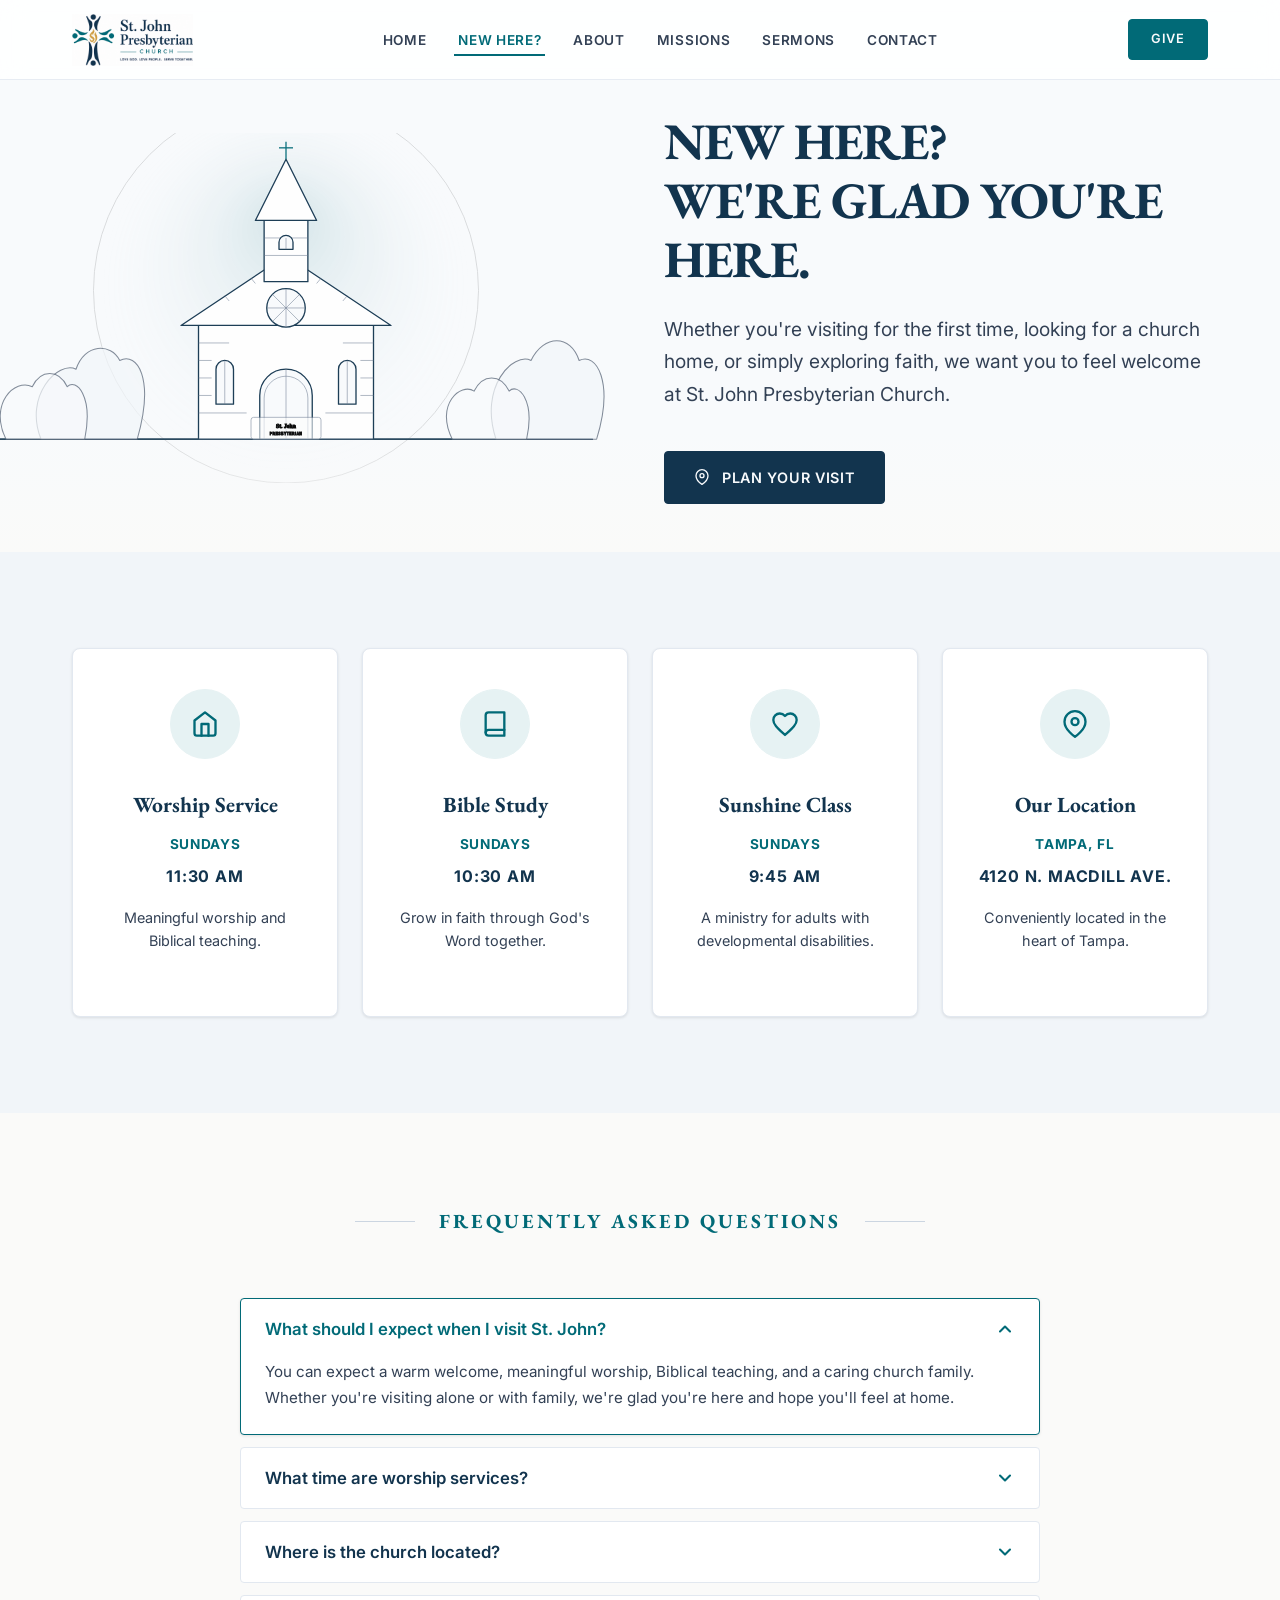
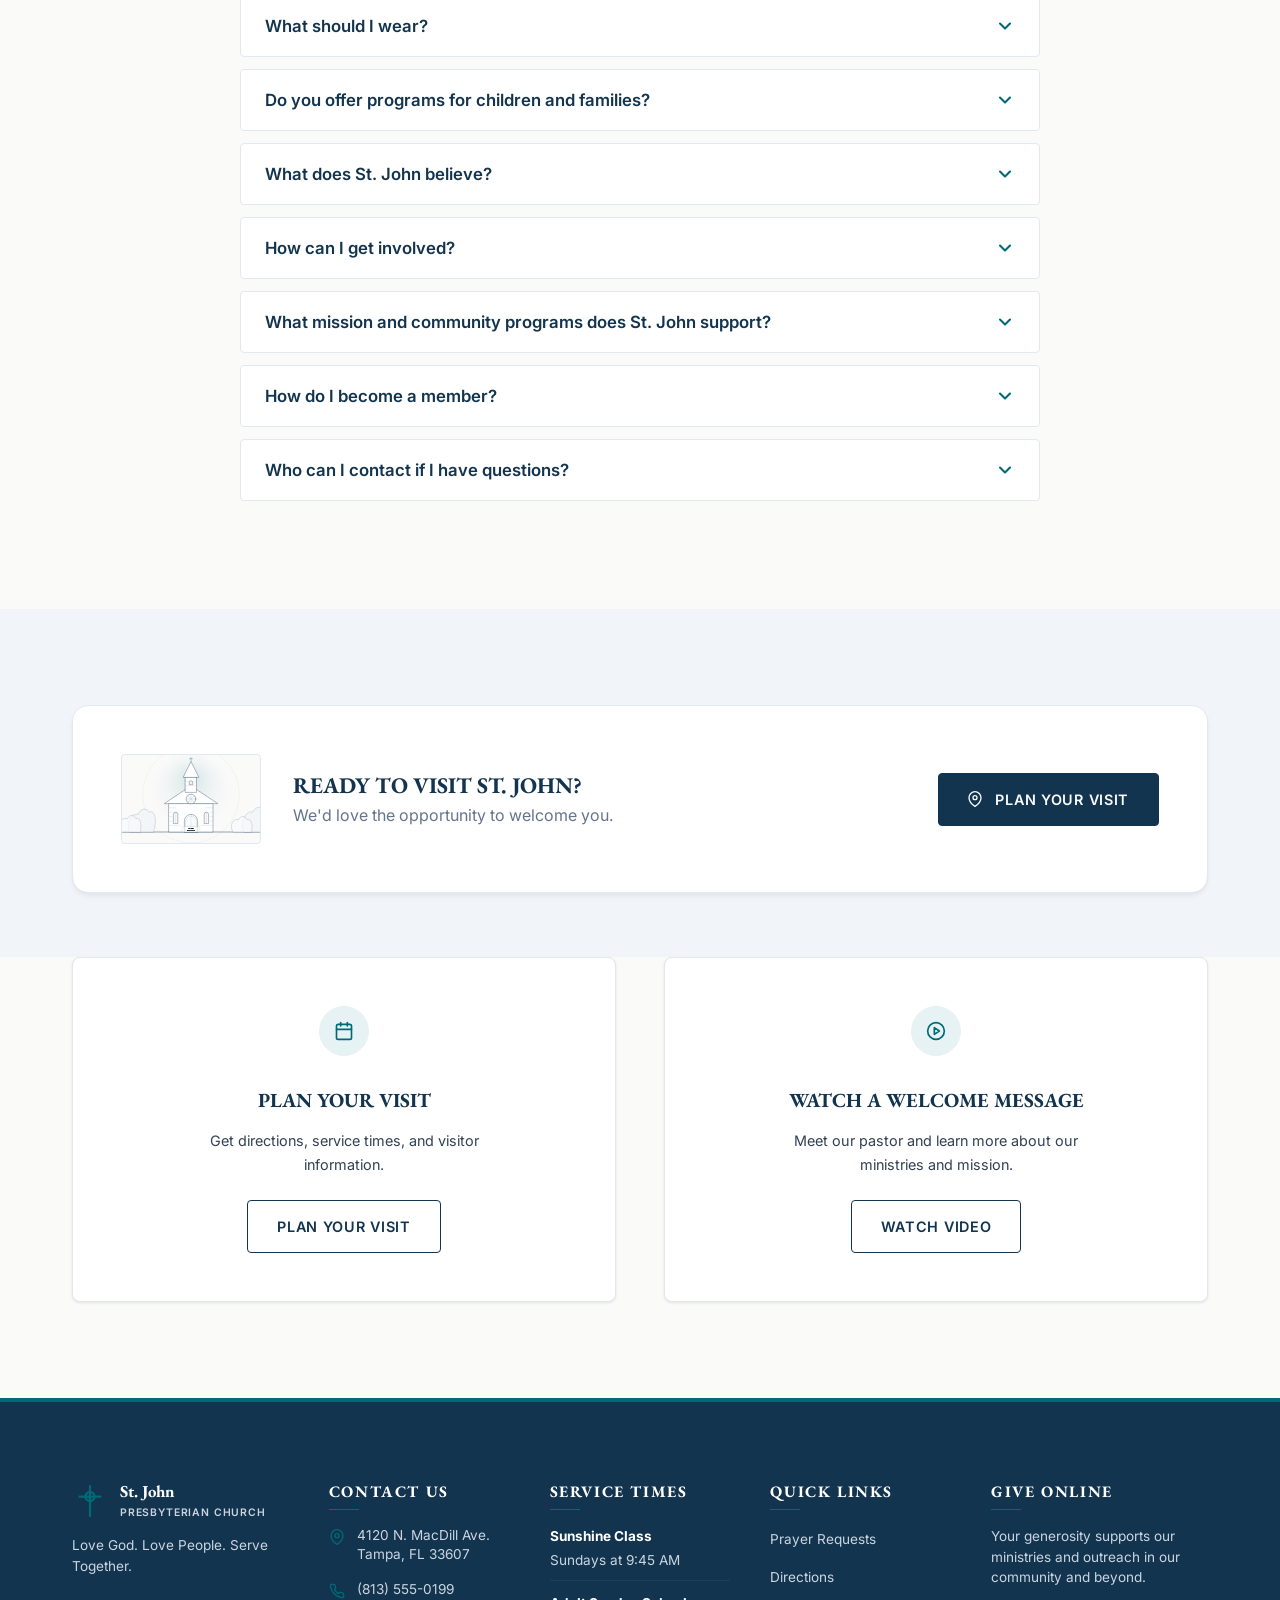
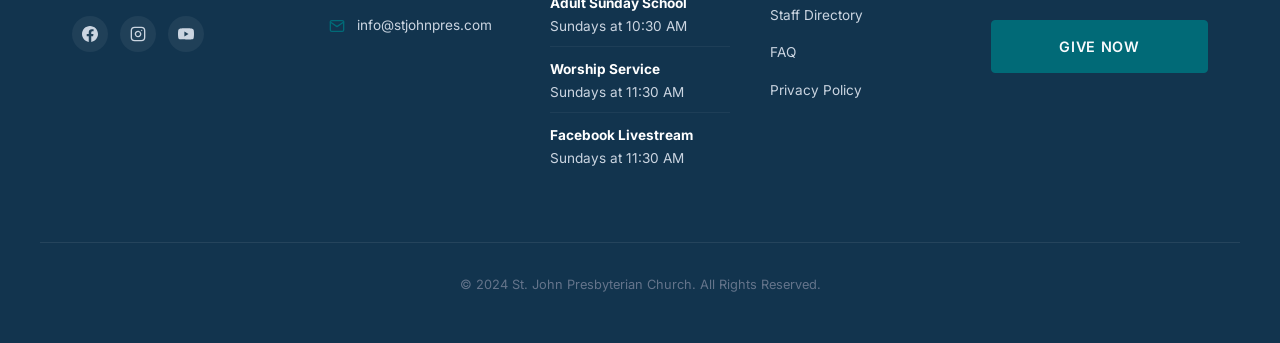
<file: new-here.html>
<!DOCTYPE html>
<html lang="en">
<head>
  <meta charset="UTF-8">
  <meta name="viewport" content="width=device-width, initial-scale=1.0">
  <title>New Here? - St. John Presbyterian Church</title>
  <meta name="description" content="Visiting St. John Presbyterian Church for the first time? Find service times, location, what to expect, and answers to FAQs.">
  <link rel="stylesheet" href="style.css">
</head>
<body>

  <!-- --- HEADER & NAVIGATION --- -->
  <header class="header" id="main-header">
    <div class="container header-container">
      <a href="index.html" class="logo" id="header-logo-link">
        <img src="images/logo.png" alt="St. John Presbyterian Church Logo" class="header-logo-img" id="header-logo-img">
      </a>

      <!-- Desktop Navigation Menu -->
      <nav class="nav-menu-wrapper">
        <ul class="nav-menu" id="desktop-nav">
          <li><a href="index.html" class="nav-link">Home</a></li>
          <li><a href="new-here.html" class="nav-link active">New Here?</a></li>
          <li><a href="about.html" class="nav-link">About</a></li>
          <li><a href="missions.html" class="nav-link">Missions</a></li>
          <li><a href="sermons.html" class="nav-link">Sermons</a></li>
          <li><a href="contact.html" class="nav-link">Contact</a></li>
        </ul>
      </nav>

      <div class="header-cta">
        <a href="index.html#give-section" class="btn btn-accent btn-give" id="header-give-btn">Give</a>
        <button class="hamburger" id="menu-toggle" aria-label="Toggle Navigation Menu">
          <span></span>
          <span></span>
          <span></span>
        </button>
      </div>
    </div>
  </header>

  <!-- Mobile Drawer Menu Overlay -->
  <div class="mobile-drawer-overlay" id="menu-overlay"></div>
  
  <!-- Mobile Drawer Menu -->
  <div class="mobile-drawer" id="mobile-menu-drawer">
<button class="drawer-close-btn" id="drawer-close-btn" aria-label="Close Navigation Menu">
      <svg xmlns="http://www.w3.org/2000/svg" viewBox="0 0 24 24" fill="none" stroke="currentColor" stroke-width="2.5" stroke-linecap="round" stroke-linejoin="round" width="24" height="24">
        <line x1="18" y1="6" x2="6" y2="18"></line>
        <line x1="6" y1="6" x2="18" y2="18"></line>
      </svg>
    </button>
    <ul class="mobile-nav-list">
      <li><a href="index.html" class="mobile-nav-link">Home</a></li>
      <li><a href="new-here.html" class="mobile-nav-link active">New Here?</a></li>
      <li><a href="about.html" class="mobile-nav-link">About</a></li>
      <li><a href="missions.html" class="mobile-nav-link">Missions</a></li>
      <li><a href="sermons.html" class="mobile-nav-link">Sermons</a></li>
      <li><a href="contact.html" class="mobile-nav-link">Contact</a></li>
    </ul>
    <div style="margin-top: 2rem;">
      <a href="index.html#give-section" class="btn btn-accent" style="width: 100%;" id="mobile-give-btn">Give Now</a>
    </div>
  </div>

  <!-- --- HERO SECTION --- -->
  <section class="hero-home fade-in-element visible">
    <div class="container grid-2">
      <!-- In New Here page, left has the church drawing in desktop (or right, let's follow the wireframe: left has drawing, right has text) -->
      <!-- To follow the wireframe where left is sketch and right is text, we can swap their order via CSS or HTML. Let's write them swapped in HTML -->
      <div class="hero-illustration-wrap" style="left: -5%; right: auto;">
        <img src="images/church_illustration.svg" alt="St. John Presbyterian Church Drawing" />
      </div>
      <div style="display:none;" class="mobile-hero-sketch">
        <img src="images/church_illustration.svg" alt="" style="width:100%; max-width:400px; margin:0 auto; display:block; opacity:0.85;" />
      </div>
      <div></div><!-- Spacer for grid column 1 (where absolute illustration sits in desktop) -->
      <div class="hero-content" style="max-width: 600px;">
        <h1 class="hero-title" style="font-size: clamp(2rem, 5vw, 3.2rem);">
          <span>NEW HERE?</span>
          <span>WE'RE GLAD YOU'RE HERE.</span>
        </h1>
        <p class="hero-subtitle">
          Whether you're visiting for the first time, looking for a church home, or simply exploring faith, we want you to feel welcome at St. John Presbyterian Church.
        </p>
        <div class="hero-buttons">
          <a href="contact.html" class="btn btn-filled">
            <svg xmlns="http://www.w3.org/2000/svg" viewBox="0 0 24 24" fill="none" stroke="currentColor" stroke-width="2" stroke-linecap="round" stroke-linejoin="round">
              <path d="M21 10c0 7-9 13-9 13s-9-6-9-13a9 9 0 0 1 18 0z"></path>
              <circle cx="12" cy="10" r="3"></circle>
            </svg>
            Plan Your Visit
          </a>
        </div>
      </div>
    </div>
  </section>

  <!-- --- QUICK INFO SECTION (4 Column Grid) --- -->
  <section class="section section-bg fade-in-element">
    <div class="container grid-4">
      
      <!-- Card 1 -->
      <div class="card" style="text-align: center; align-items: center;">
        <div class="card-icon-wrap" style="background-color: var(--color-accent-light); color: var(--color-accent); border-color: var(--color-accent-light);">
          <svg xmlns="http://www.w3.org/2000/svg" viewBox="0 0 24 24" fill="none" stroke="currentColor" stroke-width="2" stroke-linecap="round" stroke-linejoin="round" style="width:28px; height:28px;">
            <path d="M3 9l9-7 9 7v11a2 2 0 0 1-2 2H5a2 2 0 0 1-2-2z"></path>
            <polyline points="9 22 9 12 15 12 15 22"></polyline>
          </svg>
        </div>
        <h3>Worship Service</h3>
        <div class="staff-role" style="margin-bottom:0.5rem;">Sundays</div>
        <div class="staff-role" style="color:var(--color-primary-dark); font-size:1rem; margin-bottom:1rem;">11:30 AM</div>
        <p class="card-desc" style="font-size:0.9rem;">Meaningful worship and Biblical teaching.</p>
      </div>

      <!-- Card 2 -->
      <div class="card" style="text-align: center; align-items: center;">
        <div class="card-icon-wrap" style="background-color: var(--color-accent-light); color: var(--color-accent); border-color: var(--color-accent-light);">
          <svg xmlns="http://www.w3.org/2000/svg" viewBox="0 0 24 24" fill="none" stroke="currentColor" stroke-width="2" stroke-linecap="round" stroke-linejoin="round" style="width:28px; height:28px;">
            <path d="M4 19.5A2.5 2.5 0 0 1 6.5 17H20"></path>
            <path d="M6.5 2H20v20H6.5A2.5 2.5 0 0 1 4 19.5v-15A2.5 2.5 0 0 1 6.5 2z"></path>
          </svg>
        </div>
        <h3>Bible Study</h3>
        <div class="staff-role" style="margin-bottom:0.5rem;">Sundays</div>
        <div class="staff-role" style="color:var(--color-primary-dark); font-size:1rem; margin-bottom:1rem;">10:30 AM</div>
        <p class="card-desc" style="font-size:0.9rem;">Grow in faith through God's Word together.</p>
      </div>

      <!-- Card 3 -->
      <div class="card" style="text-align: center; align-items: center;">
        <div class="card-icon-wrap" style="background-color: var(--color-accent-light); color: var(--color-accent); border-color: var(--color-accent-light);">
          <svg xmlns="http://www.w3.org/2000/svg" viewBox="0 0 24 24" fill="none" stroke="currentColor" stroke-width="2" stroke-linecap="round" stroke-linejoin="round" style="width:28px; height:28px;">
            <path d="M12 21.35l-1.45-1.32C5.4 15.36 2 12.28 2 8.5 2 5.42 4.42 3 7.5 3c1.74 0 3.41.81 4.5 2.09C13.09 3.81 14.76 3 16.5 3 19.58 3 22 5.42 22 8.5c0 3.78-3.4 6.86-8.55 11.54L12 21.35z"></path>
          </svg>
        </div>
        <h3>Sunshine Class</h3>
        <div class="staff-role" style="margin-bottom:0.5rem;">Sundays</div>
        <div class="staff-role" style="color:var(--color-primary-dark); font-size:1rem; margin-bottom:1rem;">9:45 AM</div>
        <p class="card-desc" style="font-size:0.9rem;">A ministry for adults with developmental disabilities.</p>
      </div>

      <!-- Card 4 -->
      <div class="card" style="text-align: center; align-items: center;">
        <div class="card-icon-wrap" style="background-color: var(--color-accent-light); color: var(--color-accent); border-color: var(--color-accent-light);">
          <svg xmlns="http://www.w3.org/2000/svg" viewBox="0 0 24 24" fill="none" stroke="currentColor" stroke-width="2" stroke-linecap="round" stroke-linejoin="round" style="width:28px; height:28px;">
            <path d="M21 10c0 7-9 13-9 13s-9-6-9-13a9 9 0 0 1 18 0z"></path>
            <circle cx="12" cy="10" r="3"></circle>
          </svg>
        </div>
        <h3>Our Location</h3>
        <div class="staff-role" style="margin-bottom:0.5rem;">Tampa, FL</div>
        <div class="staff-role" style="color:var(--color-primary-dark); font-size:1rem; margin-bottom:1rem;">4120 N. MacDill Ave.</div>
        <p class="card-desc" style="font-size:0.9rem;">Conveniently located in the heart of Tampa.</p>
      </div>

    </div>
  </section>

  <!-- --- FREQUENTLY ASKED QUESTIONS SECTION (Accordions) --- -->
  <section class="section fade-in-element" id="faq">
    <div class="container">
      <div class="section-title-wrap">
        <div class="section-title-decor">
          <h2>Frequently Asked Questions</h2>
        </div>
      </div>

      <div class="accordion-group">
        
        <!-- FAQ 1 (Open on load) -->
        <div class="accordion-item active">
          <button class="accordion-header">
            <span>What should I expect when I visit St. John?</span>
            <span class="accordion-icon">
              <svg xmlns="http://www.w3.org/2000/svg" viewBox="0 0 24 24" fill="none" stroke="currentColor" stroke-width="2" stroke-linecap="round" stroke-linejoin="round">
                <polyline points="6 9 12 15 18 9"></polyline>
              </svg>
            </span>
          </button>
          <div class="accordion-content" style="max-height: 200px; padding-bottom: 1.5rem;">
            You can expect a warm welcome, meaningful worship, Biblical teaching, and a caring church family. Whether you're visiting alone or with family, we're glad you're here and hope you'll feel at home.
          </div>
        </div>

        <!-- FAQ 2 -->
        <div class="accordion-item">
          <button class="accordion-header">
            <span>What time are worship services?</span>
            <span class="accordion-icon">
              <svg xmlns="http://www.w3.org/2000/svg" viewBox="0 0 24 24" fill="none" stroke="currentColor" stroke-width="2" stroke-linecap="round" stroke-linejoin="round">
                <polyline points="6 9 12 15 18 9"></polyline>
              </svg>
            </span>
          </button>
          <div class="accordion-content">
            Worship services are held every Sunday morning at 11:30 AM in the sanctuary. We also offer Sunday School classes for all ages beginning at 10:30 AM, and the Sunshine Class at 9:45 AM.
          </div>
        </div>

        <!-- FAQ 3 -->
        <div class="accordion-item">
          <button class="accordion-header">
            <span>Where is the church located?</span>
            <span class="accordion-icon">
              <svg xmlns="http://www.w3.org/2000/svg" viewBox="0 0 24 24" fill="none" stroke="currentColor" stroke-width="2" stroke-linecap="round" stroke-linejoin="round">
                <polyline points="6 9 12 15 18 9"></polyline>
              </svg>
            </span>
          </button>
          <div class="accordion-content">
            Our church is located in Tampa, Florida at 4120 N. MacDill Ave., Tampa, FL 33607. We are conveniently situated in the heart of Tampa, easily accessible from I-275 or Dale Mabry Highway.
          </div>
        </div>

        <!-- FAQ 4 -->
        <div class="accordion-item">
          <button class="accordion-header">
            <span>What should I wear?</span>
            <span class="accordion-icon">
              <svg xmlns="http://www.w3.org/2000/svg" viewBox="0 0 24 24" fill="none" stroke="currentColor" stroke-width="2" stroke-linecap="round" stroke-linejoin="round">
                <polyline points="6 9 12 15 18 9"></polyline>
              </svg>
            </span>
          </button>
          <div class="accordion-content">
            Come as you are! You'll see a wide range of attire at our Sunday services, from casual jeans and t-shirts to business casual and traditional Sunday clothes. We care about you, not what you're wearing.
          </div>
        </div>

        <!-- FAQ 5 -->
        <div class="accordion-item">
          <button class="accordion-header">
            <span>Do you offer programs for children and families?</span>
            <span class="accordion-icon">
              <svg xmlns="http://www.w3.org/2000/svg" viewBox="0 0 24 24" fill="none" stroke="currentColor" stroke-width="2" stroke-linecap="round" stroke-linejoin="round">
                <polyline points="6 9 12 15 18 9"></polyline>
              </svg>
            </span>
          </button>
          <div class="accordion-content">
            Yes! We offer childcare for infants and toddlers during the 11:30 AM service, as well as Children's Sunday School classes for elementary-aged kids led by Emily Davis at 10:30 AM.
          </div>
        </div>

        <!-- FAQ 6 -->
        <div class="accordion-item">
          <button class="accordion-header">
            <span>What does St. John believe?</span>
            <span class="accordion-icon">
              <svg xmlns="http://www.w3.org/2000/svg" viewBox="0 0 24 24" fill="none" stroke="currentColor" stroke-width="2" stroke-linecap="round" stroke-linejoin="round">
                <polyline points="6 9 12 15 18 9"></polyline>
              </svg>
            </span>
          </button>
          <div class="accordion-content">
            We are a Christ-centered, Bible-believing congregation in the Presbyterian tradition. We believe that Scripture is the final authority in faith and life, and we are committed to sharing Christ's grace. You can read more under the "Our Beliefs" section on our About page.
          </div>
        </div>

        <!-- FAQ 7 -->
        <div class="accordion-item">
          <button class="accordion-header">
            <span>How can I get involved?</span>
            <span class="accordion-icon">
              <svg xmlns="http://www.w3.org/2000/svg" viewBox="0 0 24 24" fill="none" stroke="currentColor" stroke-width="2" stroke-linecap="round" stroke-linejoin="round">
                <polyline points="6 9 12 15 18 9"></polyline>
              </svg>
            </span>
          </button>
          <div class="accordion-content">
            There are many ways to connect: joining a weekly Bible study, serving in local missions (like our Health Clinic or Thrift Shop), singing in the choir, or helping out with children's events. Feel free to speak with any of the pastors or complete our contact form to learn more!
          </div>
        </div>

        <!-- FAQ 8 -->
        <div class="accordion-item">
          <button class="accordion-header">
            <span>What mission and community programs does St. John support?</span>
            <span class="accordion-icon">
              <svg xmlns="http://www.w3.org/2000/svg" viewBox="0 0 24 24" fill="none" stroke="currentColor" stroke-width="2" stroke-linecap="round" stroke-linejoin="round">
                <polyline points="6 9 12 15 18 9"></polyline>
              </svg>
            </span>
          </button>
          <div class="accordion-content">
            We actively support local ministries including the Judeo Christian Health Clinic, McClain Foundation Home, The Learning Center, and our own church Thrift Shop. Our Missions page provides details on how we partner with each organization.
          </div>
        </div>

        <!-- FAQ 9 -->
        <div class="accordion-item">
          <button class="accordion-header">
            <span>How do I become a member?</span>
            <span class="accordion-icon">
              <svg xmlns="http://www.w3.org/2000/svg" viewBox="0 0 24 24" fill="none" stroke="currentColor" stroke-width="2" stroke-linecap="round" stroke-linejoin="round">
                <polyline points="6 9 12 15 18 9"></polyline>
              </svg>
            </span>
          </button>
          <div class="accordion-content">
            We host periodic "Inquirers Classes" for anyone interested in learning more about membership. Attending is a great way to meet leaders and find out what membership involves without any obligation. Contact Pastor Jane Smith for scheduling.
          </div>
        </div>

        <!-- FAQ 10 -->
        <div class="accordion-item">
          <button class="accordion-header">
            <span>Who can I contact if I have questions?</span>
            <span class="accordion-icon">
              <svg xmlns="http://www.w3.org/2000/svg" viewBox="0 0 24 24" fill="none" stroke="currentColor" stroke-width="2" stroke-linecap="round" stroke-linejoin="round">
                <polyline points="6 9 12 15 18 9"></polyline>
              </svg>
            </span>
          </button>
          <div class="accordion-content">
            You can reach our administrative office during open hours at (813) 555-0199 or email us anytime at info@stjohnpres.com. We look forward to answering any questions you may have!
          </div>
        </div>

      </div>
    </div>
  </section>

  <!-- --- READY TO VISIT BANNER --- -->
  <section class="section section-bg fade-in-element" style="padding: 4rem 0;">
    <div class="container">
      <div class="banner-block">
        <div class="banner-block-inner" style="gap:2rem;">
          <!-- Drawing box on the left, button on the right -->
          <div style="width: 140px; height: 90px; border-radius: var(--radius-sm); border: 1px solid var(--color-border); background-color: var(--color-bg-light); flex-shrink: 0;" class="desktop-text">
            <img src="images/church_illustration.svg" alt="" style="width:100%; height:100%; object-fit:cover;" />
          </div>
          <div style="flex-grow:1; text-align:left;" class="banner-block-text">
            <h3 style="font-size: 1.4rem; margin-bottom:0.25rem;">READY TO VISIT ST. JOHN?</h3>
            <p style="font-size: 1rem; color: var(--color-text-muted);">We'd love the opportunity to welcome you.</p>
          </div>
          <a href="contact.html" class="btn btn-filled" style="flex-shrink:0;">
            <svg xmlns="http://www.w3.org/2000/svg" viewBox="0 0 24 24" fill="none" stroke="currentColor" stroke-width="2" stroke-linecap="round" stroke-linejoin="round">
              <path d="M21 10c0 7-9 13-9 13s-9-6-9-13a9 9 0 0 1 18 0z"></path>
              <circle cx="12" cy="10" r="3"></circle>
            </svg>
            Plan Your Visit
          </a>
        </div>
      </div>
    </div>
  </section>

  <!-- --- TWO COLUMN CTA BOXES --- -->
  <section class="section fade-in-element" style="padding-top:0;">
    <div class="container grid-2">
      
      <!-- Box 1 -->
      <div class="card" style="align-items: center; text-align: center; padding: 3rem 2rem;">
        <div class="card-icon-wrap" style="background-color: var(--color-accent-light); color: var(--color-accent); border-color: var(--color-accent-light); width:50px; height:50px;">
          <svg xmlns="http://www.w3.org/2000/svg" viewBox="0 0 24 24" fill="none" stroke="currentColor" stroke-width="2" stroke-linecap="round" stroke-linejoin="round" style="width:20px; height:20px;">
            <rect x="3" y="4" width="18" height="18" rx="2" ry="2"></rect>
            <line x1="16" y1="2" x2="16" y2="6"></line>
            <line x1="8" y1="2" x2="8" y2="6"></line>
            <line x1="3" y1="10" x2="21" y2="10"></line>
          </svg>
        </div>
        <h3 style="font-size:1.25rem;">PLAN YOUR VISIT</h3>
        <p class="card-desc" style="font-size:0.9rem; max-width: 320px; margin: 0 auto 1.5rem auto;">Get directions, service times, and visitor information.</p>
        <a href="contact.html" class="btn btn-outline">Plan Your Visit</a>
      </div>

      <!-- Box 2 -->
      <div class="card" style="align-items: center; text-align: center; padding: 3rem 2rem;">
        <div class="card-icon-wrap" style="background-color: var(--color-accent-light); color: var(--color-accent); border-color: var(--color-accent-light); width:50px; height:50px;">
          <svg xmlns="http://www.w3.org/2000/svg" viewBox="0 0 24 24" fill="none" stroke="currentColor" stroke-width="2" stroke-linecap="round" stroke-linejoin="round" style="width:20px; height:20px;">
            <circle cx="12" cy="12" r="10"></circle>
            <polygon points="10 8 16 12 10 16 10 8"></polygon>
          </svg>
        </div>
        <h3 style="font-size:1.25rem;">WATCH A WELCOME MESSAGE</h3>
        <p class="card-desc" style="font-size:0.9rem; max-width: 320px; margin: 0 auto 1.5rem auto;">Meet our pastor and learn more about our ministries and mission.</p>
        <a href="sermons.html" class="btn btn-outline">Watch Video</a>
      </div>

    </div>
  </section>

  <!-- --- FOOTER --- -->
  <footer class="footer" id="give-section">
    <div class="container footer-grid">
      
      <!-- Column 1: Logo & Info -->
      <div class="footer-col-logo">
        <div class="footer-logo-wrap">
          <svg xmlns="http://www.w3.org/2000/svg" viewBox="0 0 24 24" fill="none" stroke="currentColor" stroke-width="1.5" stroke-linecap="round" stroke-linejoin="round">
            <path d="M 12 2 L 12 22 M 5 9 L 19 9" />
            <circle cx="12" cy="9" r="3" />
          </svg>
          <div class="footer-logo-title">St. John<br><span style="font-family:var(--font-sans); font-size: 0.65rem; font-weight: 600; text-transform: uppercase; letter-spacing: 0.08em; color: var(--color-border-dark);">Presbyterian Church</span></div>
        </div>
        <p class="footer-desc">
          Love God. Love People. Serve Together.
        </p>
        <div class="footer-social-icons">
          <a href="https://facebook.com" class="footer-social-link" aria-label="Facebook">
            <svg xmlns="http://www.w3.org/2000/svg" viewBox="0 0 24 24" fill="currentColor">
              <path d="M24 12.073c0-6.627-5.373-12-12-12s-12 5.373-12 12c0 5.99 4.388 10.954 10.125 11.854v-8.385H7.078v-3.47h3.047V9.43c0-3.007 1.792-4.669 4.533-4.669 1.312 0 2.686.235 2.686.235v2.953H15.83c-1.491 0-1.956.925-1.956 1.874v2.25h3.328l-.532 3.47h-2.796v8.385C19.612 23.027 24 18.062 24 12.073z"/>
            </svg>
          </a>
          <a href="https://instagram.com" class="footer-social-link" aria-label="Instagram">
            <svg xmlns="http://www.w3.org/2000/svg" viewBox="0 0 24 24" fill="none" stroke="currentColor" stroke-width="2" stroke-linecap="round" stroke-linejoin="round">
              <rect x="2" y="2" width="20" height="20" rx="5" ry="5"></rect>
              <path d="M16 11.37A4 4 0 1 1 12.63 8 4 4 0 0 1 16 11.37z"></path>
              <line x1="17.5" y1="6.5" x2="17.51" y2="6.5"></line>
            </svg>
          </a>
          <a href="https://youtube.com" class="footer-social-link" aria-label="YouTube">
            <svg xmlns="http://www.w3.org/2000/svg" viewBox="0 0 24 24" fill="currentColor">
              <path d="M23.498 6.163a3.003 3.003 0 0 0-2.11-2.11C19.517 3.545 12 3.545 12 3.545s-7.517 0-9.388.508a3.003 3.003 0 0 0-2.11 2.11C0 8.033 0 12 0 12s0 3.967.502 5.837a3.003 3.003 0 0 0 2.11 2.11c1.871.508 9.388.508 9.388.508s7.517 0 9.388-.508a3.002 3.002 0 0 0 2.11-2.11C24 15.967 24 12 24 12s0-3.967-.502-5.837zM9.545 15.568V8.432L15.818 12l-6.273 3.568z"/>
            </svg>
          </a>
        </div>
      </div>

      <!-- Column 2: Contact Info -->
      <div class="footer-col-info">
        <h4 class="footer-col-title">Contact Us</h4>
        <button class="footer-accordion-header">
          <span>Contact Us</span>
          <svg xmlns="http://www.w3.org/2000/svg" viewBox="0 0 24 24" fill="none" stroke="currentColor" stroke-width="2.5" stroke-linecap="round" stroke-linejoin="round">
            <polyline points="9 18 15 12 9 6"></polyline>
          </svg>
        </button>
        <div class="footer-accordion-content">
          <ul class="footer-info-list">
            <li class="footer-info-item">
              <svg xmlns="http://www.w3.org/2000/svg" viewBox="0 0 24 24" fill="none" stroke="currentColor" stroke-width="2" stroke-linecap="round" stroke-linejoin="round">
                <path d="M21 10c0 7-9 13-9 13s-9-6-9-13a9 9 0 0 1 18 0z"></path>
                <circle cx="12" cy="10" r="3"></circle>
              </svg>
              <span>4120 N. MacDill Ave.<br>Tampa, FL 33607</span>
            </li>
            <li class="footer-info-item">
              <svg xmlns="http://www.w3.org/2000/svg" viewBox="0 0 24 24" fill="none" stroke="currentColor" stroke-width="2" stroke-linecap="round" stroke-linejoin="round">
                <path d="M22 16.92v3a2 2 0 0 1-2.18 2 19.79 19.79 0 0 1-8.63-3.07 19.5 19.5 0 0 1-6-6 19.79 19.79 0 0 1-3.07-8.67A2 2 0 0 1 4.11 2h3a2 2 0 0 1 2 1.72 12.84 12.84 0 0 0 .7 2.81 2 2 0 0 1-.45 2.11L8.09 9.91a16 16 0 0 0 6 6l1.27-1.27a2 2 0 0 1 2.11-.45 12.84 12.84 0 0 0 2.81.7A2 2 0 0 1 22 16.92z"></path>
              </svg>
              <span>(813) 555-0199</span>
            </li>
            <li class="footer-info-item">
              <svg xmlns="http://www.w3.org/2000/svg" viewBox="0 0 24 24" fill="none" stroke="currentColor" stroke-width="2" stroke-linecap="round" stroke-linejoin="round">
                <path d="M4 4h16c1.1 0 2 .9 2 2v12c0 1.1-.9 2-2 2H4c-1.1 0-2-.9-2-2V6c0-1.1.9-2 2-2z"></path>
                <polyline points="22,6 12,13 2,6"></polyline>
              </svg>
              <span><a href="mailto:info@stjohnpres.com">info@stjohnpres.com</a></span>
            </li>
          </ul>
        </div>
      </div>

      <!-- Column 3: Service Times -->
      <div class="footer-col-times">
        <h4 class="footer-col-title">Service Times</h4>
        <button class="footer-accordion-header">
          <span>Service Times</span>
          <svg xmlns="http://www.w3.org/2000/svg" viewBox="0 0 24 24" fill="none" stroke="currentColor" stroke-width="2.5" stroke-linecap="round" stroke-linejoin="round">
            <polyline points="9 18 15 12 9 6"></polyline>
          </svg>
        </button>
        <div class="footer-accordion-content">
          <div class="footer-service-times">
            <div class="footer-time-row">
              <span class="footer-time-label">Sunshine Class</span>
              <span class="footer-time-value">Sundays at 9:45 AM</span>
            </div>
            <div class="footer-time-row">
              <span class="footer-time-label">Adult Sunday School</span>
              <span class="footer-time-value">Sundays at 10:30 AM</span>
            </div>
            <div class="footer-time-row">
              <span class="footer-time-label">Worship Service</span>
              <span class="footer-time-value">Sundays at 11:30 AM</span>
            </div>
            <div class="footer-time-row" style="border:none;">
              <span class="footer-time-label">Facebook Livestream</span>
              <span class="footer-time-value">Sundays at 11:30 AM</span>
            </div>
          </div>
        </div>
      </div>

      <!-- Column 4: Quick Links -->
      <div class="footer-col-nav">
        <h4 class="footer-col-title">Quick Links</h4>
        <button class="footer-accordion-header">
          <span>Quick Links</span>
          <svg xmlns="http://www.w3.org/2000/svg" viewBox="0 0 24 24" fill="none" stroke="currentColor" stroke-width="2.5" stroke-linecap="round" stroke-linejoin="round">
            <polyline points="9 18 15 12 9 6"></polyline>
          </svg>
        </button>
        <div class="footer-accordion-content">
          <ul class="footer-nav-list">
            <li><a href="#" class="footer-nav-link" data-open-modal="prayer">Prayer Requests</a></li>
            <li><a href="contact.html#directions" class="footer-nav-link">Directions</a></li>
            <li><a href="about.html#staff" class="footer-nav-link">Staff Directory</a></li>
            <li><a href="new-here.html#faq" class="footer-nav-link">FAQ</a></li>
            <li><a href="#" class="footer-nav-link">Privacy Policy</a></li>
          </ul>
        </div>
      </div>

      <!-- Column 5: Give Block -->
      <div class="footer-col-give">
        <h4 class="footer-col-title">Give Online</h4>
        <button class="footer-accordion-header">
          <span>Give Online</span>
          <svg xmlns="http://www.w3.org/2000/svg" viewBox="0 0 24 24" fill="none" stroke="currentColor" stroke-width="2.5" stroke-linecap="round" stroke-linejoin="round">
            <polyline points="9 18 15 12 9 6"></polyline>
          </svg>
        </button>
        <div class="footer-accordion-content">
          <div class="footer-give-block">
            <p class="footer-give-text">
              Your generosity supports our ministries and outreach in our community and beyond.
            </p>
            <a href="javascript:void(0)" onclick="showToast('Online Giving', 'Thank you for your support! Secure giving portal is loading...')" class="btn btn-accent" style="text-align: center;">Give Now</a>
          </div>
        </div>
      </div>

    </div>

    <div class="container footer-bottom">
      <p>&copy; 2024 St. John Presbyterian Church. All Rights Reserved.</p>
    </div>
  </footer>

  <!-- --- PRAYER REQUEST MODAL --- -->
  <div class="modal-overlay" id="prayer-modal">
    <div class="modal-container">
      <div class="modal-header">
        <h3 class="modal-title">Submit a Prayer Request</h3>
        <button class="modal-close" aria-label="Close Modal">
          <svg xmlns="http://www.w3.org/2000/svg" viewBox="0 0 24 24" fill="none" stroke="currentColor" stroke-width="2" stroke-linecap="round" stroke-linejoin="round">
            <line x1="18" y1="6" x2="6" y2="18"></line>
            <line x1="6" y1="6" x2="18" y2="18"></line>
          </svg>
        </button>
      </div>
      <div class="modal-body">
        <form id="prayer-request-form">
          <div class="form-group">
            <label for="prayer-name" class="form-label">Your Name (Optional)</label>
            <input type="text" id="prayer-name" class="form-input" placeholder="e.g. Jane Doe">
          </div>
          <div class="form-group">
            <label for="prayer-email" class="form-label">Email Address (Optional)</label>
            <input type="email" id="prayer-email" class="form-input" placeholder="e.g. jane@example.com">
          </div>
          <div class="form-group">
            <label for="prayer-content" class="form-label">Your Prayer Request</label>
            <textarea id="prayer-content" class="form-textarea" required placeholder="How can we pray for you?"></textarea>
          </div>
          <div class="form-group">
            <label class="form-checkbox-label">
              <input type="checkbox" id="prayer-anonymous">
              <span>Keep this request anonymous / pastoral staff only</span>
            </label>
          </div>
          <div class="form-btn-row">
            <button type="submit" class="btn btn-accent">Submit Request</button>
          </div>
        </form>
      </div>
    </div>
  </div>

  <script src="script.js"></script>
</body>
</html>
</file>
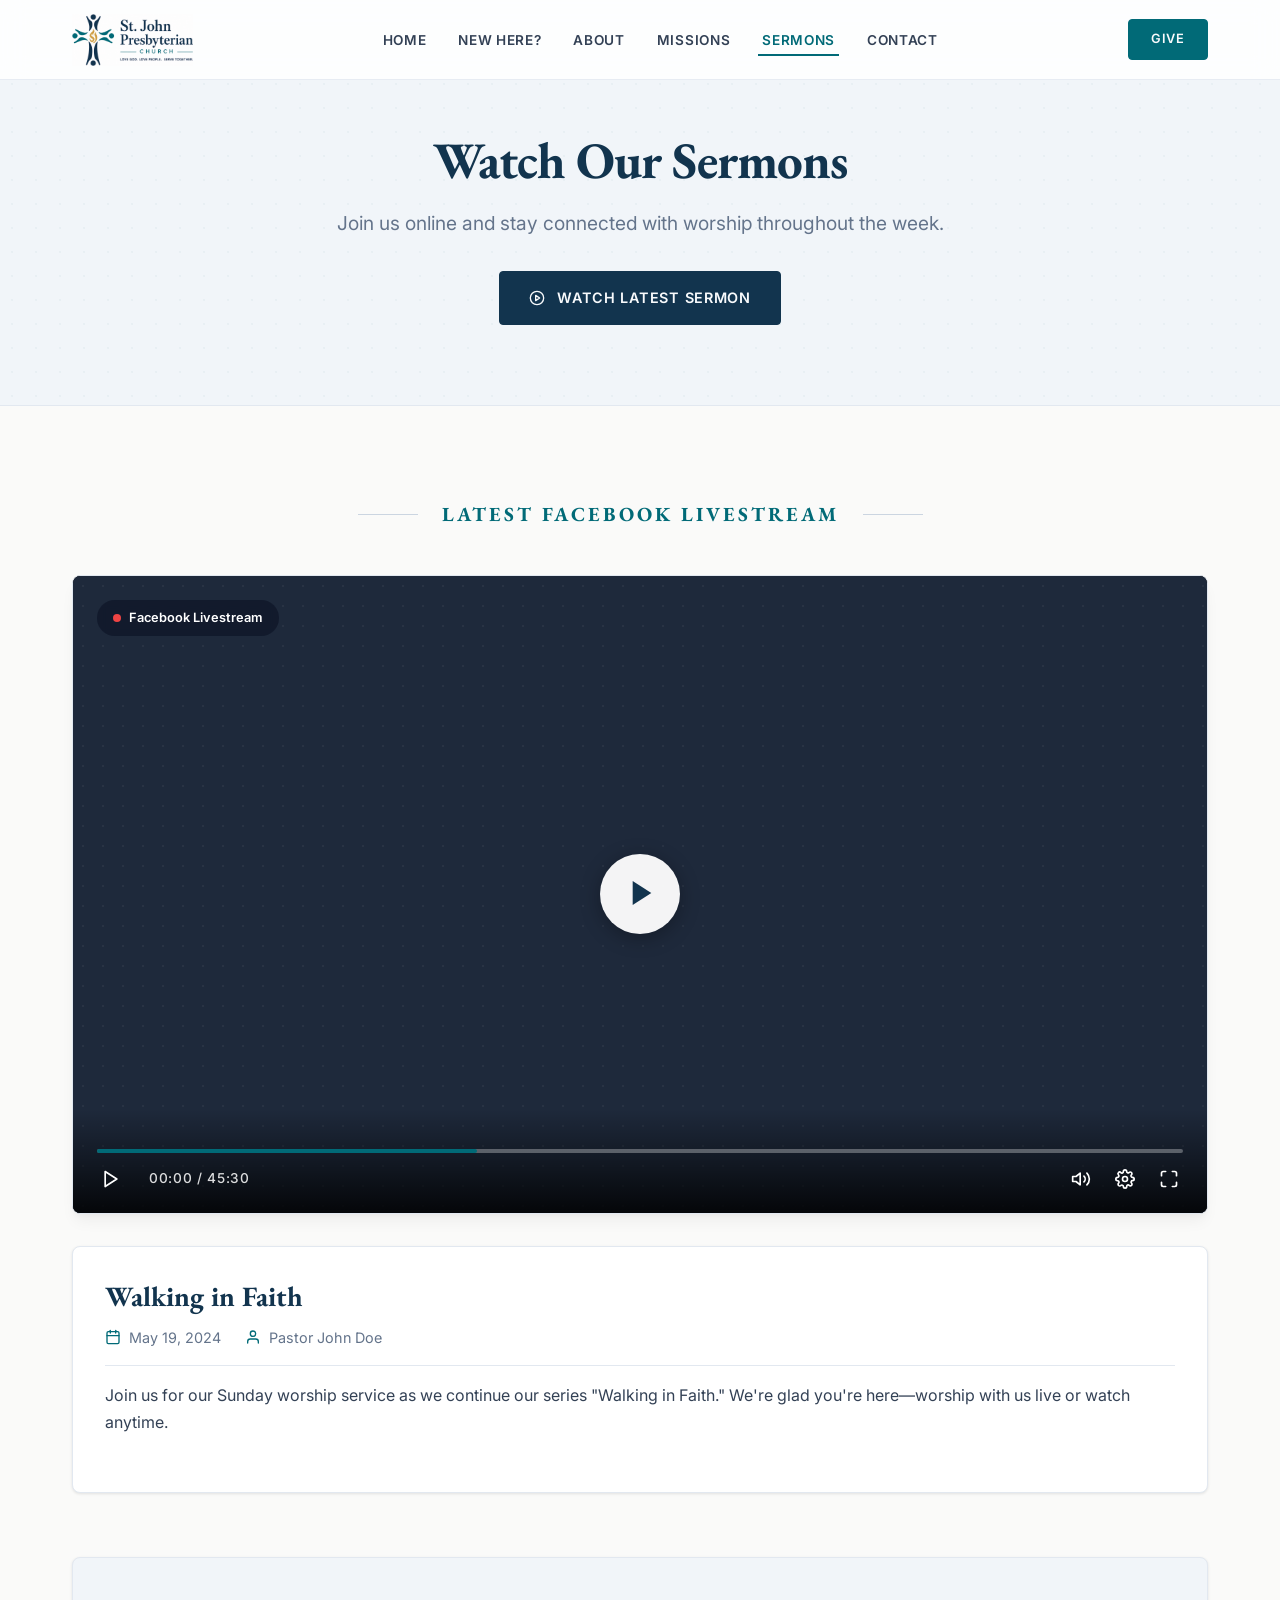
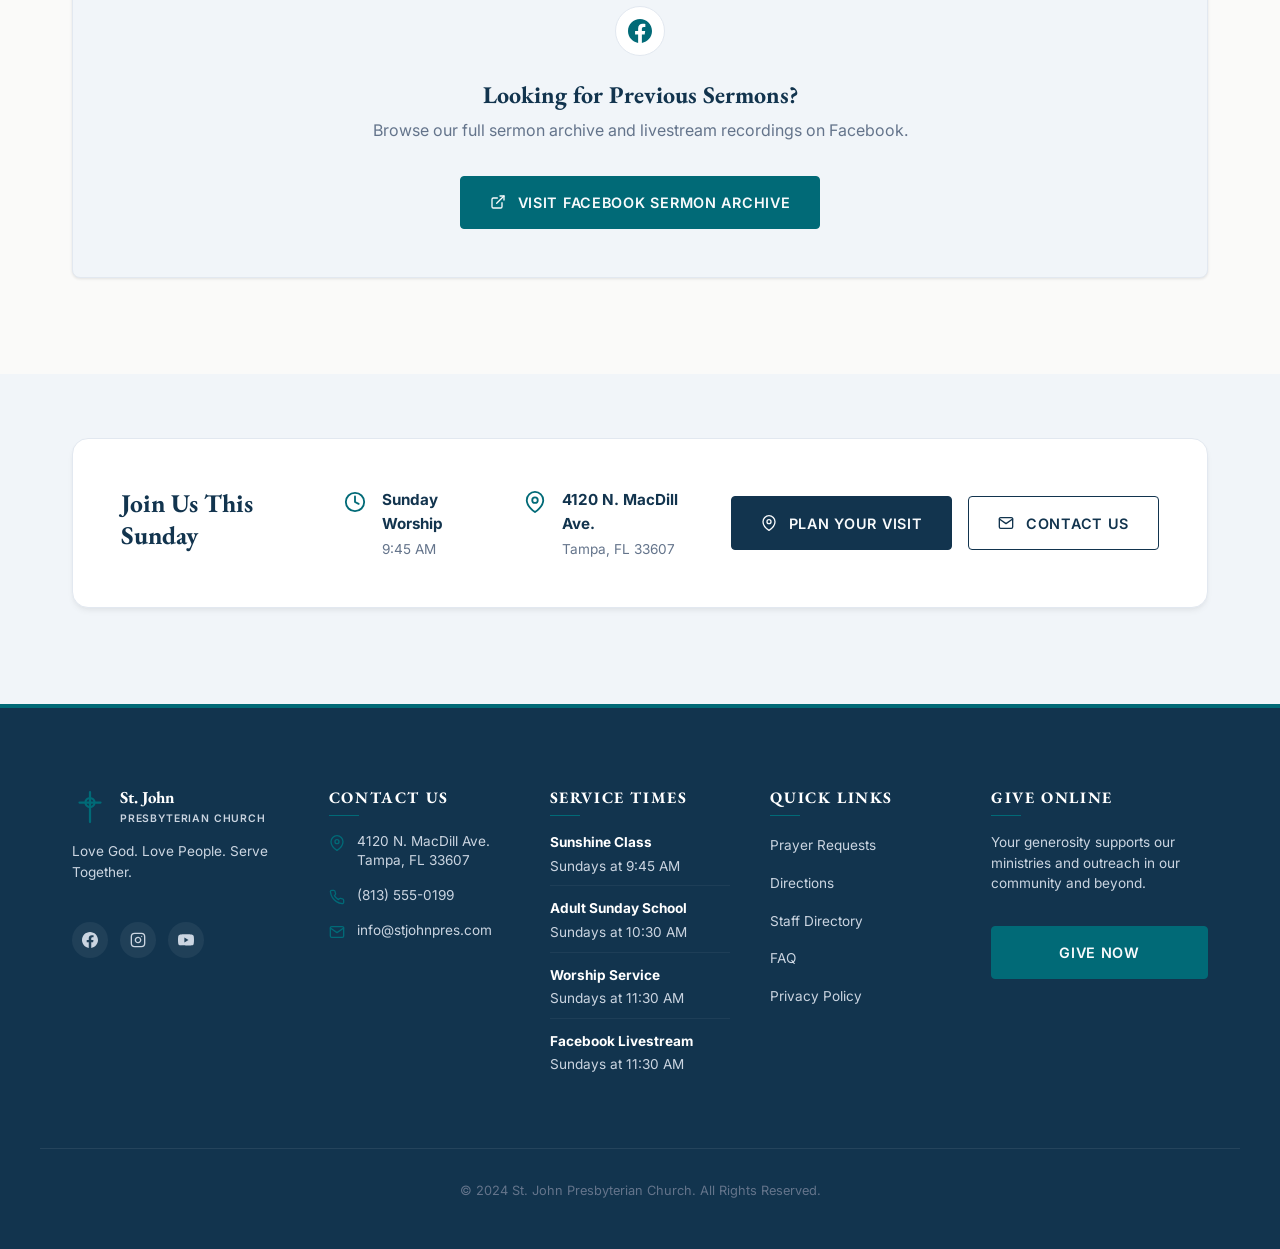
<file: sermons.html>
<!DOCTYPE html>
<html lang="en">
<head>
  <meta charset="UTF-8">
  <meta name="viewport" content="width=device-width, initial-scale=1.0">
  <title>Sermons - St. John Presbyterian Church</title>
  <meta name="description" content="Watch Sunday services and stay connected with St. John Presbyterian Church online. Stream our latest sermon 'Walking in Faith'.">
  <link rel="stylesheet" href="style.css">
</head>
<body>

  <!-- --- HEADER & NAVIGATION --- -->
  <header class="header" id="main-header">
    <div class="container header-container">
      <a href="index.html" class="logo" id="header-logo-link">
        <img src="images/logo.png" alt="St. John Presbyterian Church Logo" class="header-logo-img" id="header-logo-img">
      </a>

      <!-- Desktop Navigation Menu -->
      <nav class="nav-menu-wrapper">
        <ul class="nav-menu" id="desktop-nav">
          <li><a href="index.html" class="nav-link">Home</a></li>
          <li><a href="new-here.html" class="nav-link">New Here?</a></li>
          <li><a href="about.html" class="nav-link">About</a></li>
          <li><a href="missions.html" class="nav-link">Missions</a></li>
          <li><a href="sermons.html" class="nav-link active">Sermons</a></li>
          <li><a href="contact.html" class="nav-link">Contact</a></li>
        </ul>
      </nav>

      <div class="header-cta">
        <a href="index.html#give-section" class="btn btn-accent btn-give" id="header-give-btn">Give</a>
        <button class="hamburger" id="menu-toggle" aria-label="Toggle Navigation Menu">
          <span></span>
          <span></span>
          <span></span>
        </button>
      </div>
    </div>
  </header>

  <!-- Mobile Drawer Menu Overlay -->
  <div class="mobile-drawer-overlay" id="menu-overlay"></div>
  
  <!-- Mobile Drawer Menu -->
  <div class="mobile-drawer" id="mobile-menu-drawer">
<button class="drawer-close-btn" id="drawer-close-btn" aria-label="Close Navigation Menu">
      <svg xmlns="http://www.w3.org/2000/svg" viewBox="0 0 24 24" fill="none" stroke="currentColor" stroke-width="2.5" stroke-linecap="round" stroke-linejoin="round" width="24" height="24">
        <line x1="18" y1="6" x2="6" y2="18"></line>
        <line x1="6" y1="6" x2="18" y2="18"></line>
      </svg>
    </button>
    <ul class="mobile-nav-list">
      <li><a href="index.html" class="mobile-nav-link">Home</a></li>
      <li><a href="new-here.html" class="mobile-nav-link">New Here?</a></li>
      <li><a href="about.html" class="mobile-nav-link">About</a></li>
      <li><a href="missions.html" class="mobile-nav-link">Missions</a></li>
      <li><a href="sermons.html" class="mobile-nav-link active">Sermons</a></li>
      <li><a href="contact.html" class="mobile-nav-link">Contact</a></li>
    </ul>
    <div style="margin-top: 2rem;">
      <a href="index.html#give-section" class="btn btn-accent" style="width: 100%;" id="mobile-give-btn">Give Now</a>
    </div>
  </div>

  <!-- --- HERO SECTION --- -->
  <section class="hero-subpage fade-in-element visible">
    <div class="container">
      <h1 class="hero-subpage-title">Watch Our Sermons</h1>
      <p class="hero-subpage-subtitle" style="margin-bottom: 2rem;">
        Join us online and stay connected with worship throughout the week.
      </p>
      <a href="#latest-sermon" class="btn btn-filled">
        <svg xmlns="http://www.w3.org/2000/svg" viewBox="0 0 24 24" fill="none" stroke="currentColor" stroke-width="2" stroke-linecap="round" stroke-linejoin="round" style="width:16px;height:16px;">
          <circle cx="12" cy="12" r="10"></circle>
          <polygon points="10 8 16 12 10 16 10 8"></polygon>
        </svg>
        Watch Latest Sermon
      </a>
    </div>
  </section>

  <!-- --- LATEST FACEBOOK LIVESTREAM --- -->
  <section class="section fade-in-element" id="latest-sermon">
    <div class="container">
      <div class="section-title-wrap" style="margin-bottom:3rem;">
        <div class="section-title-decor">
          <h2>Latest Facebook Livestream</h2>
        </div>
      </div>

      <div class="video-player-container" id="latest-sermon-player">
        <div class="video-screen">
          <div class="video-badge" id="player-badge">Facebook Livestream</div>
          <button class="video-play-center" id="player-play-btn" aria-label="Play Sermon Video">
            <svg xmlns="http://www.w3.org/2000/svg" viewBox="0 0 24 24" fill="currentColor">
              <polygon points="5 3 19 12 5 21 5 3"></polygon>
            </svg>
          </button>
          
          <div class="video-controls">
            <div class="video-timeline-wrap" id="player-timeline">
              <div class="video-timeline-bar" id="player-timeline-bar"></div>
            </div>
            <div class="video-control-buttons">
              <div class="video-control-left">
                <button class="video-icon-btn" id="player-play-btn-ctrl" aria-label="Play/Pause">
                  <svg xmlns="http://www.w3.org/2000/svg" viewBox="0 0 24 24" fill="none" stroke="currentColor" stroke-width="2" stroke-linecap="round" stroke-linejoin="round">
                    <polygon points="5 3 19 12 5 21 5 3"></polygon>
                  </svg>
                </button>
                <span class="video-time" id="player-time-display">00:00 / 45:30</span>
              </div>
              <div class="video-control-right">
                <button class="video-icon-btn" aria-label="Volume">
                  <svg xmlns="http://www.w3.org/2000/svg" viewBox="0 0 24 24" fill="none" stroke="currentColor" stroke-width="2" stroke-linecap="round" stroke-linejoin="round">
                    <polygon points="11 5 6 9 2 9 2 15 6 15 11 19 11 5"></polygon>
                    <path d="M19.07 4.93a10 10 0 0 1 0 14.14M15.54 8.46a5 5 0 0 1 0 7.07"></path>
                  </svg>
                </button>
                <button class="video-icon-btn" aria-label="Settings">
                  <svg xmlns="http://www.w3.org/2000/svg" viewBox="0 0 24 24" fill="none" stroke="currentColor" stroke-width="2" stroke-linecap="round" stroke-linejoin="round">
                    <circle cx="12" cy="12" r="3"></circle>
                    <path d="M19.4 15a1.65 1.65 0 0 0 .33 1.82l.06.06a2 2 0 1 1-2.83 2.83l-.06-.06a1.65 1.65 0 0 0-1.82-.33 1.65 1.65 0 0 0-1 1.51V21a2 2 0 0 1-4 0v-.09A1.65 1.65 0 0 0 9 19.4a1.65 1.65 0 0 0-1.82.33l-.06.06a2 2 0 1 1-2.83-2.83l.06-.06a1.65 1.65 0 0 0 .33-1.82 1.65 1.65 0 0 0-1.51-1H3a2 2 0 0 1 0-4h.09A1.65 1.65 0 0 0 4.6 9a1.65 1.65 0 0 0-.33-1.82l-.06-.06a2 2 0 1 1 2.83-2.83l.06.06a1.65 1.65 0 0 0 1.82.33H9a1.65 1.65 0 0 0 1-1.51V3a2 2 0 0 1 4 0v.09a1.65 1.65 0 0 0 1 1.51 1.65 1.65 0 0 0 1.82-.33l.06-.06a2 2 0 1 1 2.83 2.83l-.06.06a1.65 1.65 0 0 0-.33 1.82V9a1.65 1.65 0 0 0 1.51 1H21a2 2 0 0 1 0 4h-.09a1.65 1.65 0 0 0-1.51 1z"></path>
                  </svg>
                </button>
                <button class="video-icon-btn" aria-label="Fullscreen">
                  <svg xmlns="http://www.w3.org/2000/svg" viewBox="0 0 24 24" fill="none" stroke="currentColor" stroke-width="2" stroke-linecap="round" stroke-linejoin="round">
                    <path d="M8 3H5a2 2 0 0 0-2 2v3m18 0V5a2 2 0 0 0-2-2h-3m0 18h3a2 2 0 0 0 2-2v-3M3 16v3a2 2 0 0 0 2 2h3"></path>
                  </svg>
                </button>
              </div>
            </div>
          </div>
        </div>
      </div>

      <div class="video-meta-block">
        <div class="video-meta-header">
          <div>
            <h3 class="video-meta-title" id="sermon-title">Walking in Faith</h3>
            <div class="video-meta-info">
              <div class="video-meta-info-item">
                <svg xmlns="http://www.w3.org/2000/svg" viewBox="0 0 24 24" fill="none" stroke="currentColor" stroke-width="2" stroke-linecap="round" stroke-linejoin="round">
                  <rect x="3" y="4" width="18" height="18" rx="2" ry="2"></rect>
                  <line x1="16" y1="2" x2="16" y2="6"></line>
                  <line x1="8" y1="2" x2="8" y2="6"></line>
                  <line x1="3" y1="10" x2="21" y2="10"></line>
                </svg>
                <span>May 19, 2024</span>
              </div>
              <div class="video-meta-info-item">
                <svg xmlns="http://www.w3.org/2000/svg" viewBox="0 0 24 24" fill="none" stroke="currentColor" stroke-width="2" stroke-linecap="round" stroke-linejoin="round">
                  <path d="M20 21v-2a4 4 0 0 0-4-4H8a4 4 0 0 0-4 4v2"></path>
                  <circle cx="12" cy="7" r="4"></circle>
                </svg>
                <span>Pastor John Doe</span>
              </div>
            </div>
          </div>
        </div>
        <p class="video-meta-desc" id="sermon-desc">
          Join us for our Sunday worship service as we continue our series "Walking in Faith." We're glad you're here—worship with us live or watch anytime.
        </p>
      </div>

      <!-- Previous Sermons Archive Block -->
      <div class="previous-sermons-banner">
        <div class="previous-sermons-icon flex-center">
          <svg xmlns="http://www.w3.org/2000/svg" viewBox="0 0 24 24" fill="currentColor" style="width:24px;height:24px;">
            <path d="M24 12.073c0-6.627-5.373-12-12-12s-12 5.373-12 12c0 5.99 4.388 10.954 10.125 11.854v-8.385H7.078v-3.47h3.047V9.43c0-3.007 1.792-4.669 4.533-4.669 1.312 0 2.686.235 2.686.235v2.953H15.83c-1.491 0-1.956.925-1.956 1.874v2.25h3.328l-.532 3.47h-2.796v8.385C19.612 23.027 24 18.062 24 12.073z"/>
          </svg>
        </div>
        <h3>Looking for Previous Sermons?</h3>
        <p>Browse our full sermon archive and livestream recordings on Facebook.</p>
        <a href="https://facebook.com" target="_blank" rel="noopener noreferrer" class="btn btn-filled btn-accent">
          <svg xmlns="http://www.w3.org/2000/svg" viewBox="0 0 24 24" fill="none" stroke="currentColor" stroke-width="2" stroke-linecap="round" stroke-linejoin="round" style="width:16px;height:16px;">
            <path d="M18 13v6a2 2 0 0 1-2 2H5a2 2 0 0 1-2-2V8a2 2 0 0 1 2-2h6"></path>
            <polyline points="15 3 21 3 21 9"></polyline>
            <line x1="10" y1="14" x2="21" y2="3"></line>
          </svg>
          Visit Facebook Sermon Archive
        </a>
      </div>

    </div>
  </section>

  <!-- --- JOIN US THIS SUNDAY BANNER (9:45 Worship Time on Sermons page) --- -->
  <section class="section section-bg fade-in-element" style="padding: 2rem 0 6rem 0;">
    <div class="container">
      <div class="banner-block">
        <div class="banner-block-inner">
          <div class="banner-block-info">
            <div class="banner-block-text">
              <h3>Join Us This Sunday</h3>
            </div>
            <div class="banner-details-list">
              <div class="banner-detail-item">
                <svg xmlns="http://www.w3.org/2000/svg" viewBox="0 0 24 24" fill="none" stroke="currentColor" stroke-width="2" stroke-linecap="round" stroke-linejoin="round">
                  <circle cx="12" cy="12" r="10"></circle>
                  <polyline points="12 6 12 12 16 14"></polyline>
                </svg>
                <div>
                  <div class="banner-detail-title">Sunday Worship</div>
                  <div class="banner-detail-desc">9:45 AM</div>
                </div>
              </div>
              <div class="banner-detail-item">
                <svg xmlns="http://www.w3.org/2000/svg" viewBox="0 0 24 24" fill="none" stroke="currentColor" stroke-width="2" stroke-linecap="round" stroke-linejoin="round">
                  <path d="M21 10c0 7-9 13-9 13s-9-6-9-13a9 9 0 0 1 18 0z"></path>
                  <circle cx="12" cy="10" r="3"></circle>
                </svg>
                <div>
                  <div class="banner-detail-title">4120 N. MacDill Ave.</div>
                  <div class="banner-detail-desc">Tampa, FL 33607</div>
                </div>
              </div>
            </div>
          </div>
          <div class="banner-block-buttons">
            <a href="contact.html" class="btn btn-filled">
              <svg xmlns="http://www.w3.org/2000/svg" viewBox="0 0 24 24" fill="none" stroke="currentColor" stroke-width="2" stroke-linecap="round" stroke-linejoin="round">
                <path d="M21 10c0 7-9 13-9 13s-9-6-9-13a9 9 0 0 1 18 0z"></path>
                <circle cx="12" cy="10" r="3"></circle>
              </svg>
              Plan Your Visit
            </a>
            <a href="contact.html#contact-anchor" class="btn btn-outline">
              <svg xmlns="http://www.w3.org/2000/svg" viewBox="0 0 24 24" fill="none" stroke="currentColor" stroke-width="2" stroke-linecap="round" stroke-linejoin="round">
                <path d="M4 4h16c1.1 0 2 .9 2 2v12c0 1.1-.9 2-2 2H4c-1.1 0-2-.9-2-2V6c0-1.1.9-2 2-2z"></path>
                <polyline points="22,6 12,13 2,6"></polyline>
              </svg>
              Contact Us
            </a>
          </div>
        </div>
      </div>
    </div>
  </section>

  <!-- --- FOOTER --- -->
  <footer class="footer" id="give-section">
    <div class="container footer-grid">
      
      <!-- Column 1: Logo & Info -->
      <div class="footer-col-logo">
        <div class="footer-logo-wrap">
          <svg xmlns="http://www.w3.org/2000/svg" viewBox="0 0 24 24" fill="none" stroke="currentColor" stroke-width="1.5" stroke-linecap="round" stroke-linejoin="round">
            <path d="M 12 2 L 12 22 M 5 9 L 19 9" />
            <circle cx="12" cy="9" r="3" />
          </svg>
          <div class="footer-logo-title">St. John<br><span style="font-family:var(--font-sans); font-size: 0.65rem; font-weight: 600; text-transform: uppercase; letter-spacing: 0.08em; color: var(--color-border-dark);">Presbyterian Church</span></div>
        </div>
        <p class="footer-desc">
          Love God. Love People. Serve Together.
        </p>
        <div class="footer-social-icons">
          <a href="https://facebook.com" class="footer-social-link" aria-label="Facebook">
            <svg xmlns="http://www.w3.org/2000/svg" viewBox="0 0 24 24" fill="currentColor">
              <path d="M24 12.073c0-6.627-5.373-12-12-12s-12 5.373-12 12c0 5.99 4.388 10.954 10.125 11.854v-8.385H7.078v-3.47h3.047V9.43c0-3.007 1.792-4.669 4.533-4.669 1.312 0 2.686.235 2.686.235v2.953H15.83c-1.491 0-1.956.925-1.956 1.874v2.25h3.328l-.532 3.47h-2.796v8.385C19.612 23.027 24 18.062 24 12.073z"/>
            </svg>
          </a>
          <a href="https://instagram.com" class="footer-social-link" aria-label="Instagram">
            <svg xmlns="http://www.w3.org/2000/svg" viewBox="0 0 24 24" fill="none" stroke="currentColor" stroke-width="2" stroke-linecap="round" stroke-linejoin="round">
              <rect x="2" y="2" width="20" height="20" rx="5" ry="5"></rect>
              <path d="M16 11.37A4 4 0 1 1 12.63 8 4 4 0 0 1 16 11.37z"></path>
              <line x1="17.5" y1="6.5" x2="17.51" y2="6.5"></line>
            </svg>
          </a>
          <a href="https://youtube.com" class="footer-social-link" aria-label="YouTube">
            <svg xmlns="http://www.w3.org/2000/svg" viewBox="0 0 24 24" fill="currentColor">
              <path d="M23.498 6.163a3.003 3.003 0 0 0-2.11-2.11C19.517 3.545 12 3.545 12 3.545s-7.517 0-9.388.508a3.003 3.003 0 0 0-2.11 2.11C0 8.033 0 12 0 12s0 3.967.502 5.837a3.003 3.003 0 0 0 2.11 2.11c1.871.508 9.388.508 9.388.508s7.517 0 9.388-.508a3.002 3.002 0 0 0 2.11-2.11C24 15.967 24 12 24 12s0-3.967-.502-5.837zM9.545 15.568V8.432L15.818 12l-6.273 3.568z"/>
            </svg>
          </a>
        </div>
      </div>

      <!-- Column 2: Contact Info -->
      <div class="footer-col-info">
        <h4 class="footer-col-title">Contact Us</h4>
        <button class="footer-accordion-header">
          <span>Contact Us</span>
          <svg xmlns="http://www.w3.org/2000/svg" viewBox="0 0 24 24" fill="none" stroke="currentColor" stroke-width="2.5" stroke-linecap="round" stroke-linejoin="round">
            <polyline points="9 18 15 12 9 6"></polyline>
          </svg>
        </button>
        <div class="footer-accordion-content">
          <ul class="footer-info-list">
            <li class="footer-info-item">
              <svg xmlns="http://www.w3.org/2000/svg" viewBox="0 0 24 24" fill="none" stroke="currentColor" stroke-width="2" stroke-linecap="round" stroke-linejoin="round">
                <path d="M21 10c0 7-9 13-9 13s-9-6-9-13a9 9 0 0 1 18 0z"></path>
                <circle cx="12" cy="10" r="3"></circle>
              </svg>
              <span>4120 N. MacDill Ave.<br>Tampa, FL 33607</span>
            </li>
            <li class="footer-info-item">
              <svg xmlns="http://www.w3.org/2000/svg" viewBox="0 0 24 24" fill="none" stroke="currentColor" stroke-width="2" stroke-linecap="round" stroke-linejoin="round">
                <path d="M22 16.92v3a2 2 0 0 1-2.18 2 19.79 19.79 0 0 1-8.63-3.07 19.5 19.5 0 0 1-6-6 19.79 19.79 0 0 1-3.07-8.67A2 2 0 0 1 4.11 2h3a2 2 0 0 1 2 1.72 12.84 12.84 0 0 0 .7 2.81 2 2 0 0 1-.45 2.11L8.09 9.91a16 16 0 0 0 6 6l1.27-1.27a2 2 0 0 1 2.11-.45 12.84 12.84 0 0 0 2.81.7A2 2 0 0 1 22 16.92z"></path>
              </svg>
              <span>(813) 555-0199</span>
            </li>
            <li class="footer-info-item">
              <svg xmlns="http://www.w3.org/2000/svg" viewBox="0 0 24 24" fill="none" stroke="currentColor" stroke-width="2" stroke-linecap="round" stroke-linejoin="round">
                <path d="M4 4h16c1.1 0 2 .9 2 2v12c0 1.1-.9 2-2 2H4c-1.1 0-2-.9-2-2V6c0-1.1.9-2 2-2z"></path>
                <polyline points="22,6 12,13 2,6"></polyline>
              </svg>
              <span><a href="mailto:info@stjohnpres.com">info@stjohnpres.com</a></span>
            </li>
          </ul>
        </div>
      </div>

      <!-- Column 3: Service Times -->
      <div class="footer-col-times">
        <h4 class="footer-col-title">Service Times</h4>
        <button class="footer-accordion-header">
          <span>Service Times</span>
          <svg xmlns="http://www.w3.org/2000/svg" viewBox="0 0 24 24" fill="none" stroke="currentColor" stroke-width="2.5" stroke-linecap="round" stroke-linejoin="round">
            <polyline points="9 18 15 12 9 6"></polyline>
          </svg>
        </button>
        <div class="footer-accordion-content">
          <div class="footer-service-times">
            <div class="footer-time-row">
              <span class="footer-time-label">Sunshine Class</span>
              <span class="footer-time-value">Sundays at 9:45 AM</span>
            </div>
            <div class="footer-time-row">
              <span class="footer-time-label">Adult Sunday School</span>
              <span class="footer-time-value">Sundays at 10:30 AM</span>
            </div>
            <div class="footer-time-row">
              <span class="footer-time-label">Worship Service</span>
              <span class="footer-time-value">Sundays at 11:30 AM</span>
            </div>
            <div class="footer-time-row" style="border:none;">
              <span class="footer-time-label">Facebook Livestream</span>
              <span class="footer-time-value">Sundays at 11:30 AM</span>
            </div>
          </div>
        </div>
      </div>

      <!-- Column 4: Quick Links -->
      <div class="footer-col-nav">
        <h4 class="footer-col-title">Quick Links</h4>
        <button class="footer-accordion-header">
          <span>Quick Links</span>
          <svg xmlns="http://www.w3.org/2000/svg" viewBox="0 0 24 24" fill="none" stroke="currentColor" stroke-width="2.5" stroke-linecap="round" stroke-linejoin="round">
            <polyline points="9 18 15 12 9 6"></polyline>
          </svg>
        </button>
        <div class="footer-accordion-content">
          <ul class="footer-nav-list">
            <li><a href="#" class="footer-nav-link" data-open-modal="prayer">Prayer Requests</a></li>
            <li><a href="contact.html#directions" class="footer-nav-link">Directions</a></li>
            <li><a href="about.html#staff" class="footer-nav-link">Staff Directory</a></li>
            <li><a href="new-here.html#faq" class="footer-nav-link">FAQ</a></li>
            <li><a href="#" class="footer-nav-link">Privacy Policy</a></li>
          </ul>
        </div>
      </div>

      <!-- Column 5: Give Block -->
      <div class="footer-col-give">
        <h4 class="footer-col-title">Give Online</h4>
        <button class="footer-accordion-header">
          <span>Give Online</span>
          <svg xmlns="http://www.w3.org/2000/svg" viewBox="0 0 24 24" fill="none" stroke="currentColor" stroke-width="2.5" stroke-linecap="round" stroke-linejoin="round">
            <polyline points="9 18 15 12 9 6"></polyline>
          </svg>
        </button>
        <div class="footer-accordion-content">
          <div class="footer-give-block">
            <p class="footer-give-text">
              Your generosity supports our ministries and outreach in our community and beyond.
            </p>
            <a href="javascript:void(0)" onclick="showToast('Online Giving', 'Thank you for your support! Secure giving portal is loading...')" class="btn btn-accent" style="text-align: center;">Give Now</a>
          </div>
        </div>
      </div>

    </div>

    <div class="container footer-bottom">
      <p>&copy; 2024 St. John Presbyterian Church. All Rights Reserved.</p>
    </div>
  </footer>

  <!-- --- PRAYER REQUEST MODAL --- -->
  <div class="modal-overlay" id="prayer-modal">
    <div class="modal-container">
      <div class="modal-header">
        <h3 class="modal-title">Submit a Prayer Request</h3>
        <button class="modal-close" aria-label="Close Modal">
          <svg xmlns="http://www.w3.org/2000/svg" viewBox="0 0 24 24" fill="none" stroke="currentColor" stroke-width="2" stroke-linecap="round" stroke-linejoin="round">
            <line x1="18" y1="6" x2="6" y2="18"></line>
            <line x1="6" y1="6" x2="18" y2="18"></line>
          </svg>
        </button>
      </div>
      <div class="modal-body">
        <form id="prayer-request-form">
          <div class="form-group">
            <label for="prayer-name" class="form-label">Your Name (Optional)</label>
            <input type="text" id="prayer-name" class="form-input" placeholder="e.g. Jane Doe">
          </div>
          <div class="form-group">
            <label for="prayer-email" class="form-label">Email Address (Optional)</label>
            <input type="email" id="prayer-email" class="form-input" placeholder="e.g. jane@example.com">
          </div>
          <div class="form-group">
            <label for="prayer-content" class="form-label">Your Prayer Request</label>
            <textarea id="prayer-content" class="form-textarea" required placeholder="How can we pray for you?"></textarea>
          </div>
          <div class="form-group">
            <label class="form-checkbox-label">
              <input type="checkbox" id="prayer-anonymous">
              <span>Keep this request anonymous / pastoral staff only</span>
            </label>
          </div>
          <div class="form-btn-row">
            <button type="submit" class="btn btn-accent">Submit Request</button>
          </div>
        </form>
      </div>
    </div>
  </div>

  <script src="script.js"></script>
</body>
</html>
</file>
<file: style.css>
/* 
 * St. John Presbyterian Church - Main CSS Stylesheet
 * Contains design system, layout grid, typography, custom components and animations.
 */

@import url('https://fonts.googleapis.com/css2?family=EB+Garamond:ital,wght@0,400..800;1,400..800&family=Inter:wght@300;400;500;600;700&display=swap');

/* --- Design System & CSS Variables --- */
:root {
  --font-serif: 'EB Garamond', Georgia, 'Times New Roman', serif;
  --font-sans: 'Inter', -apple-system, BlinkMacSystemFont, "Segoe UI", Roboto, Helvetica, Arial, sans-serif;
  
  /* Color Palette */
  --color-primary-dark: #12344E;   /* Brand Navy Blue */
  --color-primary: #1c4566;        /* Cohesive Dark Slate/Navy Blue */
  --color-accent: #016A77;         /* Brand Teal */
  --color-accent-hover: #015661;   /* Darker Teal */
  --color-accent-light: #e6f2f3;   /* Light Ice Teal */
  --color-bg-light: #fafaf9;       /* Stone 50 (Warm Off-white) */
  --color-bg-card: #ffffff;
  --color-text-main: #334155;      /* Slate 700 */
  --color-text-muted: #64748b;    /* Slate 500 */
  --color-text-light: #f8fafc;     /* Slate 50 */
  --color-border: #e2e8f0;         /* Slate 200 */
  --color-border-dark: #cbd5e1;    /* Slate 300 */
  
  /* Layout & Sizing */
  --max-width: 1200px;
  --header-height: 80px;
  --radius-sm: 4px;
  --radius-md: 8px;
  --radius-lg: 16px;
  --transition-fast: 0.2s ease;
  --transition-normal: 0.3s cubic-bezier(0.4, 0, 0.2, 1);
  --shadow-sm: 0 1px 3px rgba(0, 0, 0, 0.1);
  --shadow-md: 0 4px 6px -1px rgba(0, 0, 0, 0.05), 0 2px 4px -1px rgba(0, 0, 0, 0.03);
  --shadow-lg: 0 10px 15px -3px rgba(0, 0, 0, 0.05), 0 4px 6px -2px rgba(0, 0, 0, 0.03);
}

/* --- Base Styles --- */
*, *::before, *::after {
  box-sizing: border-box;
  margin: 0;
  padding: 0;
}

html {
  scroll-behavior: smooth;
  -webkit-font-smoothing: antialiased;
  -moz-osx-font-smoothing: grayscale;
}

body {
  font-family: var(--font-sans);
  font-size: 16px;
  line-height: 1.6;
  color: var(--color-text-main);
  background-color: var(--color-bg-light);
  overflow-x: hidden;
}

/* --- Typography --- */
h1, h2, h3, h4, h5, h6 {
  font-family: var(--font-serif);
  color: var(--color-primary-dark);
  font-weight: 700;
  line-height: 1.25;
}

h1 {
  font-size: clamp(2.2rem, 5vw, 3.5rem);
  letter-spacing: -0.02em;
}

h2 {
  font-size: clamp(1.8rem, 4vw, 2.5rem);
  letter-spacing: -0.01em;
  position: relative;
  margin-bottom: 1.5rem;
}

h3 {
  font-size: clamp(1.3rem, 2.5vw, 1.75rem);
  margin-bottom: 0.75rem;
}

p {
  margin-bottom: 1rem;
}

a {
  color: inherit;
  text-decoration: none;
  transition: var(--transition-fast);
}

/* --- Layout Utility Classes --- */
.container {
  width: 100%;
  max-width: var(--max-width);
  margin: 0 auto;
  padding: 0 2rem;
}

.section {
  padding: 6rem 0;
}

.section-bg {
  background-color: #f1f5f9; /* Slate 100 for section contrast */
}

.grid-2 {
  display: grid;
  grid-template-columns: repeat(2, 1fr);
  gap: 3rem;
  align-items: center;
}

.grid-3 {
  display: grid;
  grid-template-columns: repeat(3, 1fr);
  gap: 2rem;
}

.grid-4 {
  display: grid;
  grid-template-columns: repeat(4, 1fr);
  gap: 1.5rem;
}

.flex-center {
  display: flex;
  justify-content: center;
  align-items: center;
}

.text-center {
  text-align: center;
}

.text-muted {
  color: var(--color-text-muted);
}

.mb-4 { margin-bottom: 1rem; }
.mb-8 { margin-bottom: 2rem; }
.mb-12 { margin-bottom: 3rem; }

/* --- Decorative Section Divider (Centered Title Line) --- */
.section-title-wrap {
  text-align: center;
  margin-bottom: 4rem;
  max-width: 800px;
  margin-left: auto;
  margin-right: auto;
}

.section-title-decor {
  display: flex;
  align-items: center;
  justify-content: center;
  gap: 1.5rem;
  margin-bottom: 1rem;
}

.section-title-decor::before,
.section-title-decor::after {
  content: "";
  height: 1px;
  width: 60px;
  background-color: var(--color-border-dark);
}

.section-title-decor h2 {
  margin-bottom: 0;
  text-transform: uppercase;
  font-size: 1.25rem;
  letter-spacing: 0.15em;
  color: var(--color-accent);
}

.section-subtitle {
  font-size: 1.15rem;
  color: var(--color-text-muted);
  max-width: 650px;
  margin: 0 auto;
}

/* --- Buttons --- */
.btn {
  display: inline-flex;
  align-items: center;
  justify-content: center;
  gap: 0.75rem;
  font-family: var(--font-sans);
  font-weight: 600;
  font-size: 0.9rem;
  text-transform: uppercase;
  letter-spacing: 0.05em;
  padding: 0.9rem 1.8rem;
  border-radius: var(--radius-sm);
  transition: var(--transition-normal);
  cursor: pointer;
}

.btn-filled {
  background-color: var(--color-primary-dark);
  color: var(--color-text-light);
  border: 1px solid var(--color-primary-dark);
}

.btn-filled:hover {
  background-color: var(--color-accent);
  border-color: var(--color-accent);
  box-shadow: 0 4px 12px rgba(1, 106, 119, 0.2);
  transform: translateY(-2px);
}

.btn-outline {
  background-color: transparent;
  color: var(--color-primary-dark);
  border: 1.5px solid var(--color-primary-dark);
}

.btn-outline:hover {
  background-color: rgba(15, 23, 42, 0.05);
  transform: translateY(-2px);
}

.btn-accent {
  background-color: var(--color-accent);
  color: var(--color-text-light);
  border: 1px solid var(--color-accent);
}

.btn-accent:hover {
  background-color: var(--color-accent-hover);
  border-color: var(--color-accent-hover);
  box-shadow: 0 4px 12px rgba(1, 86, 97, 0.2);
  transform: translateY(-2px);
}

.btn-accent-outline {
  background-color: transparent;
  color: var(--color-accent);
  border: 1.5px solid var(--color-accent);
}

.btn-accent-outline:hover {
  background-color: var(--color-accent-light);
  transform: translateY(-2px);
}

/* SVG icon styling within buttons */
.btn svg {
  width: 16px;
  height: 16px;
  transition: transform var(--transition-fast);
}

.btn:hover svg {
  transform: translateX(2px);
}

/* --- Header / Navigation --- */
.header {
  position: fixed;
  top: 0;
  left: 0;
  width: 100%;
  height: var(--header-height);
  z-index: 1000;
  background-color: rgba(255, 255, 255, 0.85);
  backdrop-filter: blur(12px);
  -webkit-backdrop-filter: blur(12px);
  border-bottom: 1px solid rgba(226, 232, 240, 0.8);
  transition: var(--transition-normal);
}

.header.scrolled {
  background-color: #ffffff;
  height: 70px;
  box-shadow: var(--shadow-sm);
}

.header-container {
  display: flex;
  justify-content: space-between;
  align-items: center;
  height: 100%;
}

.logo {
  display: flex;
  align-items: center;
  gap: 0.75rem;
  color: var(--color-primary-dark);
}

.logo img {
  height: 52px;
  width: auto;
  display: block;
}

.logo svg {
  width: 40px;
  height: 40px;
  color: var(--color-accent);
}

.logo-text {
  display: flex;
  flex-direction: column;
}

.logo-title {
  font-family: var(--font-serif);
  font-weight: 700;
  font-size: 1.15rem;
  line-height: 1.1;
  letter-spacing: 0.02em;
}

.logo-subtitle {
  font-family: var(--font-sans);
  font-size: 0.7rem;
  font-weight: 600;
  color: var(--color-text-muted);
  letter-spacing: 0.1em;
  text-transform: uppercase;
}

.nav-menu {
  display: flex;
  align-items: center;
  gap: 1.5rem;
  list-style: none;
}

.nav-link {
  font-size: 0.85rem;
  font-weight: 600;
  text-transform: uppercase;
  letter-spacing: 0.05em;
  color: var(--color-text-main);
  padding: 0.5rem 0.25rem;
  position: relative;
}

.nav-link::after {
  content: "";
  position: absolute;
  bottom: 0;
  left: 0;
  width: 0;
  height: 2px;
  background-color: var(--color-accent);
  transition: var(--transition-normal);
}

.nav-link:hover, .nav-link.active {
  color: var(--color-accent);
}

.nav-link:hover::after, .nav-link.active::after {
  width: 100%;
}

.header-cta {
  display: flex;
  align-items: center;
  gap: 1rem;
}

.btn-give {
  padding: 0.6rem 1.4rem;
  font-size: 0.8rem;
}

/* Hamburger menu button for mobile */
.hamburger {
  display: none;
  background: none;
  border: none;
  cursor: pointer;
  padding: 0.5rem;
  z-index: 1100;
}

.hamburger span {
  display: block;
  width: 24px;
  height: 2px;
  background-color: var(--color-primary-dark);
  margin: 5px 0;
  transition: var(--transition-normal);
}

/* Mobile Menu Drawer */
.mobile-drawer {
  position: fixed;
  top: 0;
  right: -100%;
  width: 300px;
  height: 100vh;
  background-color: #ffffff;
  z-index: 1050;
  box-shadow: -5px 0 25px rgba(0, 0, 0, 0.1);
  padding: 6rem 2rem 2rem 2rem;
  display: flex;
  flex-direction: column;
  gap: 2rem;
  transition: var(--transition-normal);
}

.drawer-close-btn {
  position: absolute;
  top: 1.25rem;
  right: 1.25rem;
  background: none;
  border: none;
  cursor: pointer;
  padding: 0.5rem;
  color: var(--color-primary-dark);
  display: flex;
  align-items: center;
  justify-content: center;
  border-radius: 50%;
  transition: background-color 0.2s;
}

.drawer-close-btn:hover {
  background-color: rgba(0, 0, 0, 0.06);
}

.mobile-drawer.open {
  right: 0;
}

.mobile-nav-list {
  display: flex;
  flex-direction: column;
  gap: 1.5rem;
  list-style: none;
}

.mobile-nav-link {
  font-family: var(--font-serif);
  font-size: 1.25rem;
  font-weight: 600;
  color: var(--color-primary-dark);
  display: block;
  padding: 0.5rem 0;
}

.mobile-nav-link:hover, .mobile-nav-link.active {
  color: var(--color-accent);
  padding-left: 0.5rem;
}

.mobile-drawer-overlay {
  position: fixed;
  top: 0;
  left: 0;
  width: 100vw;
  height: 100vh;
  background-color: rgba(15, 23, 42, 0.4);
  backdrop-filter: blur(4px);
  z-index: 1040;
  opacity: 0;
  pointer-events: none;
  transition: opacity var(--transition-normal);
}

.mobile-drawer-overlay.visible {
  opacity: 1;
  pointer-events: auto;
}

/* Hamburger active transform */
.hamburger.active span:nth-child(1) {
  transform: translateY(7px) rotate(45deg);
}
.hamburger.active span:nth-child(2) {
  opacity: 0;
}
.hamburger.active span:nth-child(3) {
  transform: translateY(-7px) rotate(-45deg);
}

/* --- Hero Sections --- */
.hero-home {
  position: relative;
  min-height: 520px;
  padding-top: calc(var(--header-height) + 2rem);
  padding-bottom: 3rem;
  background-color: #f8fafc;
  display: flex;
  align-items: center;
  overflow: hidden;
}

.hero-home::before {
  content: "";
  position: absolute;
  bottom: 0;
  left: 0;
  width: 100%;
  height: 120px;
  background: linear-gradient(to top, var(--color-bg-light), transparent);
  z-index: 2;
}

.hero-content {
  position: relative;
  z-index: 5;
  max-width: 550px;
}

.hero-title {
  font-size: clamp(2.4rem, 6vw, 3.8rem);
  line-height: 1.15;
  margin-bottom: 1.5rem;
  font-weight: 700;
  color: var(--color-primary-dark);
}

.hero-title span {
  display: block;
}

.hero-subtitle {
  font-size: 1.2rem;
  color: var(--color-text-main);
  margin-bottom: 2.5rem;
  font-weight: 400;
  line-height: 1.7;
}

.hero-buttons {
  display: flex;
  gap: 1rem;
}

.hero-illustration-wrap {
  position: absolute;
  top: 50%;
  right: -5%;
  transform: translateY(-40%);
  width: 55%;
  max-width: 700px;
  z-index: 1;
  opacity: 0.95;
  pointer-events: none;
}

/* Hero for subpages */
.hero-subpage {
  position: relative;
  padding: 8rem 0 5rem 0;
  background-color: #f1f5f9;
  text-align: center;
  overflow: hidden;
  border-bottom: 1px solid var(--color-border);
}

.hero-subpage::after {
  content: "";
  position: absolute;
  bottom: 0;
  left: 0;
  width: 100%;
  height: 100%;
  background-image: radial-gradient(rgba(1, 106, 119, 0.04) 1px, transparent 1px);
  background-size: 24px 24px;
  top: 0;
  z-index: 1;
}

.hero-subpage .container {
  position: relative;
  z-index: 5;
}

.hero-subpage-title {
  font-size: clamp(2.2rem, 5vw, 3.2rem);
  margin-bottom: 1rem;
  color: var(--color-primary-dark);
}

.hero-subpage-subtitle {
  font-size: 1.2rem;
  color: var(--color-text-muted);
  max-width: 700px;
  margin: 0 auto;
  line-height: 1.6;
}

/* Hero Section Category Badges for Missions */
.hero-badge-strip {
  display: flex;
  justify-content: center;
  align-items: center;
  flex-wrap: wrap;
  gap: 2rem;
  margin-top: 3rem;
  position: relative;
  z-index: 10;
}

.hero-badge-item {
  display: flex;
  align-items: center;
  gap: 0.75rem;
  background-color: #ffffff;
  padding: 0.75rem 1.5rem;
  border-radius: 50px;
  box-shadow: var(--shadow-sm);
  border: 1px solid var(--color-border);
  font-size: 0.85rem;
  font-weight: 700;
  letter-spacing: 0.05em;
  color: var(--color-primary-dark);
  text-transform: uppercase;
}

.hero-badge-item svg {
  width: 18px;
  height: 18px;
  color: var(--color-accent);
}

.hero-badge-divider {
  color: var(--color-border-dark);
  font-weight: 300;
}

/* --- Feature Cards & Grid Elements --- */
.card-grid {
  margin-top: 1rem;
}

.card {
  background-color: var(--color-bg-card);
  border-radius: var(--radius-md);
  border: 1px solid var(--color-border);
  box-shadow: var(--shadow-sm);
  padding: 2.5rem 2rem;
  transition: var(--transition-normal);
  display: flex;
  flex-direction: column;
  position: relative;
  overflow: hidden;
}

.card::before {
  content: "";
  position: absolute;
  top: 0;
  left: 0;
  width: 100%;
  height: 4px;
  background-color: transparent;
  transition: var(--transition-fast);
}

.card:hover {
  transform: translateY(-6px);
  box-shadow: var(--shadow-lg);
  border-color: var(--color-border-dark);
}

.card:hover::before {
  background-color: var(--color-accent);
}

.card-icon-wrap {
  width: 70px;
  height: 70px;
  margin-bottom: 2rem;
  border-radius: 50%;
  overflow: hidden;
  background-color: var(--color-bg-light);
  border: 1px solid var(--color-border);
  display: flex;
  align-items: center;
  justify-content: center;
}

.card-icon-wrap svg, .card-icon-wrap img {
  width: 100%;
  height: 100%;
  object-fit: contain;
}

.card h3 {
  font-size: 1.35rem;
  color: var(--color-primary-dark);
  margin-bottom: 1rem;
}

.card-desc {
  font-size: 0.95rem;
  color: var(--color-text-main);
  flex-grow: 1;
  margin-bottom: 1.5rem;
  line-height: 1.6;
}

.card-btn {
  font-size: 0.8rem;
  font-weight: 700;
  text-transform: uppercase;
  color: var(--color-accent);
  display: inline-flex;
  align-items: center;
  gap: 0.5rem;
  border: none;
  background: none;
  cursor: pointer;
  align-self: flex-start;
  transition: var(--transition-fast);
}

.card-btn svg {
  width: 14px;
  height: 14px;
  transition: transform var(--transition-fast);
}

.card-btn:hover {
  color: var(--color-accent-hover);
}

.card-btn:hover svg {
  transform: translateX(3px);
}

/* Alternate vertical list view for card-grid items on mobile */
.mobile-list-item {
  display: none;
  background-color: #ffffff;
  border: 1px solid var(--color-border);
  border-radius: var(--radius-md);
  padding: 1.25rem;
  margin-bottom: 0.75rem;
  align-items: center;
  justify-content: space-between;
  text-decoration: none;
  color: inherit;
}

.mobile-list-content {
  display: flex;
  align-items: center;
  gap: 1rem;
}

.mobile-list-icon {
  width: 44px;
  height: 44px;
  border-radius: 50%;
  background-color: #fafaf9;
  border: 1px solid var(--color-border);
  display: flex;
  align-items: center;
  justify-content: center;
  flex-shrink: 0;
}

.mobile-list-icon img, .mobile-list-icon svg {
  width: 70%;
  height: 70%;
}

.mobile-list-text h4 {
  font-size: 1rem;
  font-family: var(--font-sans);
  font-weight: 700;
  color: var(--color-primary-dark);
  margin-bottom: 0.25rem;
}

.mobile-list-text p {
  font-size: 0.8rem;
  color: var(--color-text-muted);
  margin-bottom: 0;
  line-height: 1.4;
}

.mobile-list-chevron {
  color: var(--color-accent);
  display: flex;
  align-items: center;
  justify-content: center;
}

.mobile-list-chevron svg {
  width: 20px;
  height: 20px;
}

/* --- Accordions --- */
.accordion-group {
  max-width: 800px;
  margin: 0 auto;
}

.accordion-item {
  background-color: #ffffff;
  border: 1px solid var(--color-border);
  border-radius: var(--radius-sm);
  margin-bottom: 0.75rem;
  overflow: hidden;
  transition: var(--transition-normal);
}

.accordion-item:hover {
  border-color: var(--color-border-dark);
}

.accordion-header {
  width: 100%;
  padding: 1.25rem 1.5rem;
  display: flex;
  justify-content: space-between;
  align-items: center;
  background: none;
  border: none;
  cursor: pointer;
  text-align: left;
  font-family: var(--font-sans);
  font-weight: 600;
  font-size: 1.05rem;
  color: var(--color-primary-dark);
}

.accordion-icon {
  width: 20px;
  height: 20px;
  color: var(--color-accent);
  transition: transform var(--transition-normal);
  flex-shrink: 0;
  display: flex;
  align-items: center;
  justify-content: center;
}

.accordion-icon svg {
  width: 100%;
  height: 100%;
  stroke-width: 2.5;
}

.accordion-content {
  max-height: 0;
  overflow: hidden;
  padding: 0 1.5rem;
  color: var(--color-text-main);
  font-size: 0.95rem;
  line-height: 1.7;
  transition: max-height var(--transition-normal), padding var(--transition-normal);
}

/* Active accordion state */
.accordion-item.active {
  border-color: var(--color-accent);
  box-shadow: var(--shadow-sm);
}

.accordion-item.active .accordion-header {
  color: var(--color-accent);
}

.accordion-item.active .accordion-icon {
  transform: rotate(180deg);
}

.accordion-item.active .accordion-content {
  max-height: 200px; /* Safe upper limit for smooth transitions */
  padding-bottom: 1.5rem;
}

/* Style for About Us accordion container layout */
.beliefs-layout {
  display: grid;
  grid-template-columns: 280px 1fr;
  gap: 3rem;
  align-items: start;
}

.beliefs-image-card {
  background-color: #ffffff;
  border: 1px solid var(--color-border);
  border-radius: var(--radius-md);
  padding: 2rem;
  text-align: center;
  box-shadow: var(--shadow-sm);
}

.beliefs-image-placeholder {
  width: 100%;
  aspect-ratio: 4/5;
  border-radius: var(--radius-sm);
  background-color: var(--color-bg-light);
  border: 1px solid var(--color-border);
  margin-bottom: 1.5rem;
  display: flex;
  align-items: center;
  justify-content: center;
  color: var(--color-text-muted);
}

.beliefs-image-placeholder svg {
  width: 48px;
  height: 48px;
  opacity: 0.4;
}

.beliefs-image-text {
  font-size: 0.9rem;
  font-weight: 500;
  line-height: 1.5;
  color: var(--color-text-main);
}

/* --- Banner Block Component (Join Us Sunday / Have Questions) --- */
.banner-block {
  background-color: #ffffff;
  border: 1px solid var(--color-border);
  border-radius: var(--radius-lg);
  padding: 3rem;
  box-shadow: var(--shadow-md);
  margin-top: 2rem;
}

.banner-block-inner {
  display: flex;
  justify-content: space-between;
  align-items: center;
  gap: 3rem;
}

.banner-block-info {
  display: flex;
  align-items: center;
  gap: 2.5rem;
  flex-grow: 1;
}

.banner-block-icon {
  width: 60px;
  height: 60px;
  border-radius: 50%;
  background-color: var(--color-accent-light);
  color: var(--color-accent);
  flex-shrink: 0;
}

.banner-block-icon svg {
  width: 28px;
  height: 28px;
}

.banner-block-text h3 {
  font-size: 1.6rem;
  margin-bottom: 0.5rem;
  color: var(--color-primary-dark);
}

.banner-block-text p {
  color: var(--color-text-muted);
  font-size: 1.05rem;
  margin-bottom: 0;
}

/* Details list pattern in Sunday banner */
.banner-details-list {
  display: flex;
  gap: 3rem;
  flex-grow: 1;
}

.banner-detail-item {
  display: flex;
  align-items: flex-start;
  gap: 1rem;
  max-width: 260px;
}

.banner-detail-item svg {
  width: 22px;
  height: 22px;
  color: var(--color-accent);
  margin-top: 0.2rem;
  flex-shrink: 0;
}

.banner-detail-title {
  font-weight: 700;
  font-size: 0.95rem;
  color: var(--color-primary-dark);
  margin-bottom: 0.25rem;
}

.banner-detail-desc {
  font-size: 0.85rem;
  color: var(--color-text-muted);
  line-height: 1.4;
  margin-bottom: 0;
}

.banner-block-buttons {
  display: flex;
  gap: 1rem;
  flex-shrink: 0;
}

/* --- Staff Directory Component --- */
.staff-card {
  background-color: #ffffff;
  border: 1px solid var(--color-border);
  border-radius: var(--radius-md);
  padding: 2.5rem 2rem;
  text-align: center;
  box-shadow: var(--shadow-sm);
  transition: var(--transition-normal);
}

.staff-card:hover {
  transform: translateY(-4px);
  box-shadow: var(--shadow-lg);
  border-color: var(--color-border-dark);
}

.staff-photo-wrap {
  width: 120px;
  height: 120px;
  margin: 0 auto 1.5rem auto;
  border-radius: 50%;
  overflow: hidden;
  border: 3px fill var(--color-bg-light);
  box-shadow: var(--shadow-sm);
}

.staff-photo-wrap img {
  width: 100%;
  height: 100%;
  object-fit: cover;
}

.staff-name {
  font-size: 1.3rem;
  color: var(--color-primary-dark);
  font-weight: 700;
  margin-bottom: 0.25rem;
}

.staff-role {
  font-size: 0.85rem;
  font-weight: 700;
  color: var(--color-accent);
  text-transform: uppercase;
  letter-spacing: 0.05em;
  margin-bottom: 1.25rem;
}

.staff-bio {
  font-size: 0.9rem;
  color: var(--color-text-main);
  line-height: 1.5;
  margin-bottom: 1.5rem;
  height: 70px; /* Fixed height for card alignment */
  overflow: hidden;
}

.staff-contact {
  border-top: 1px solid var(--color-border);
  padding-top: 1.25rem;
  display: flex;
  flex-direction: column;
  gap: 0.5rem;
}

.staff-contact-link {
  display: inline-flex;
  align-items: center;
  justify-content: center;
  gap: 0.5rem;
  font-size: 0.85rem;
  color: var(--color-text-muted);
}

.staff-contact-link svg {
  width: 14px;
  height: 14px;
  color: var(--color-accent);
}

.staff-contact-link:hover {
  color: var(--color-primary-dark);
}

.staff-footer-btn {
  margin-top: 3rem;
  text-align: center;
}

/* --- Video Player Component --- */
.video-player-container {
  background-color: #000000;
  border-radius: var(--radius-md);
  overflow: hidden;
  box-shadow: var(--shadow-lg);
  border: 1px solid var(--color-border);
  position: relative;
  width: 100%;
  aspect-ratio: 16/9;
}

/* Simulated screen backdrop */
.video-screen {
  width: 100%;
  height: 100%;
  background-color: #1e293b;
  display: flex;
  align-items: center;
  justify-content: center;
  position: relative;
}

.video-screen::before {
  content: "";
  position: absolute;
  top: 0;
  left: 0;
  width: 100%;
  height: 100%;
  background-image: radial-gradient(rgba(255, 255, 255, 0.08) 1px, transparent 1px);
  background-size: 20px 20px;
  opacity: 0.6;
}

.video-badge {
  position: absolute;
  top: 1.5rem;
  left: 1.5rem;
  background-color: rgba(15, 23, 42, 0.8);
  backdrop-filter: blur(4px);
  color: #ffffff;
  padding: 0.5rem 1rem;
  border-radius: 50px;
  font-size: 0.8rem;
  font-weight: 600;
  display: flex;
  align-items: center;
  gap: 0.5rem;
  z-index: 10;
}

.video-badge::before {
  content: "";
  width: 8px;
  height: 8px;
  background-color: #ef4444;
  border-radius: 50%;
  display: inline-block;
  animation: pulse 1.5s infinite;
}

@keyframes pulse {
  0% { transform: scale(0.9); opacity: 0.6; }
  50% { transform: scale(1.2); opacity: 1; }
  100% { transform: scale(0.9); opacity: 0.6; }
}

.video-play-center {
  width: 80px;
  height: 80px;
  background-color: rgba(255, 255, 255, 0.95);
  color: var(--color-primary-dark);
  border: none;
  border-radius: 50%;
  cursor: pointer;
  box-shadow: 0 4px 20px rgba(0, 0, 0, 0.3);
  transition: var(--transition-normal);
  z-index: 10;
  position: relative;
}

.video-play-center svg {
  width: 32px;
  height: 32px;
  margin-left: 4px; /* Centering fix for play triangle */
}

.video-play-center:hover {
  transform: scale(1.1);
  background-color: var(--color-accent);
  color: #ffffff;
}

/* Video Control Bar */
.video-controls {
  position: absolute;
  bottom: 0;
  left: 0;
  width: 100%;
  background: linear-gradient(to top, rgba(0,0,0,0.85), rgba(0,0,0,0.4), transparent);
  padding: 2.5rem 1.5rem 1.25rem 1.5rem;
  display: flex;
  flex-direction: column;
  gap: 0.75rem;
  z-index: 15;
}

.video-timeline-wrap {
  width: 100%;
  height: 4px;
  background-color: rgba(255, 255, 255, 0.3);
  border-radius: 2px;
  position: relative;
  cursor: pointer;
}

.video-timeline-bar {
  width: 35%; /* Hardcoded initial percentage */
  height: 100%;
  background-color: var(--color-accent);
  border-radius: 2px;
  position: relative;
}

.video-timeline-bar::after {
  content: "";
  width: 12px;
  height: 12px;
  background-color: #ffffff;
  border-radius: 50%;
  position: absolute;
  right: -6px;
  top: -4px;
  box-shadow: 0 2px 4px rgba(0,0,0,0.4);
  opacity: 0;
  transition: opacity var(--transition-fast);
}

.video-timeline-wrap:hover .video-timeline-bar::after {
  opacity: 1;
}

.video-control-buttons {
  display: flex;
  justify-content: space-between;
  align-items: center;
  color: #ffffff;
}

.video-control-left {
  display: flex;
  align-items: center;
  gap: 1.5rem;
}

.video-icon-btn {
  background: none;
  border: none;
  color: inherit;
  cursor: pointer;
  padding: 0.25rem;
  display: flex;
  align-items: center;
  justify-content: center;
}

.video-icon-btn svg {
  width: 20px;
  height: 20px;
}

.video-time {
  font-size: 0.85rem;
  font-weight: 500;
  letter-spacing: 0.05em;
  opacity: 0.85;
}

.video-control-right {
  display: flex;
  align-items: center;
  gap: 1rem;
}

.video-meta-block {
  margin-top: 2rem;
  background-color: #ffffff;
  border: 1px solid var(--color-border);
  border-radius: var(--radius-md);
  padding: 2rem;
  box-shadow: var(--shadow-sm);
}

.video-meta-header {
  display: flex;
  justify-content: space-between;
  align-items: flex-start;
  margin-bottom: 1rem;
  border-bottom: 1px solid var(--color-border);
  padding-bottom: 1rem;
}

.video-meta-title {
  font-size: 1.75rem;
  color: var(--color-primary-dark);
}

.video-meta-info {
  display: flex;
  gap: 1.5rem;
  color: var(--color-text-muted);
  font-size: 0.9rem;
  margin-top: 0.5rem;
}

.video-meta-info-item {
  display: flex;
  align-items: center;
  gap: 0.5rem;
}

.video-meta-info-item svg {
  width: 16px;
  height: 16px;
  color: var(--color-accent);
}

.video-meta-desc {
  font-size: 1rem;
  line-height: 1.7;
  color: var(--color-text-main);
  margin-bottom: 1.5rem;
}

/* Looking for previous sermons banner on Sermons Page */
.previous-sermons-banner {
  background-color: #f1f5f9;
  border: 1px solid var(--color-border);
  border-radius: var(--radius-md);
  padding: 3rem 2rem;
  text-align: center;
  box-shadow: var(--shadow-sm);
  margin-top: 4rem;
}

.previous-sermons-icon {
  width: 50px;
  height: 50px;
  background-color: #ffffff;
  border: 1px solid var(--color-border);
  color: var(--color-accent);
  border-radius: 50%;
  margin: 0 auto 1.5rem auto;
}

.previous-sermons-banner h3 {
  font-size: 1.5rem;
  margin-bottom: 0.5rem;
}

.previous-sermons-banner p {
  color: var(--color-text-muted);
  margin-bottom: 2rem;
}

/* --- Contact Us Columns & Form --- */
.contact-info-grid {
  display: grid;
  grid-template-columns: repeat(3, 1fr);
  gap: 2rem;
  margin-top: 2rem;
}

.contact-info-box {
  background-color: #ffffff;
  border: 1px solid var(--color-border);
  border-radius: var(--radius-md);
  padding: 2.5rem 2rem;
  box-shadow: var(--shadow-sm);
  display: flex;
  flex-direction: column;
}

.contact-info-box h3 {
  font-size: 1.25rem;
  text-transform: uppercase;
  letter-spacing: 0.08em;
  color: var(--color-primary-dark);
  margin-bottom: 2rem;
  text-align: center;
  position: relative;
}

.contact-info-box h3::after {
  content: "";
  position: absolute;
  bottom: -0.75rem;
  left: 50%;
  transform: translateX(-50%);
  width: 40px;
  height: 2px;
  background-color: var(--color-accent);
}

.contact-detail-list {
  list-style: none;
  display: flex;
  flex-direction: column;
  gap: 1.5rem;
}

.contact-detail-item {
  display: flex;
  align-items: flex-start;
  gap: 1.25rem;
}

.contact-detail-item svg {
  width: 20px;
  height: 20px;
  color: var(--color-accent);
  margin-top: 0.25rem;
  flex-shrink: 0;
}

.contact-detail-label {
  font-weight: 700;
  font-size: 0.85rem;
  text-transform: uppercase;
  color: var(--color-primary-dark);
  letter-spacing: 0.05em;
  margin-bottom: 0.2rem;
}

.contact-detail-value {
  font-size: 0.95rem;
  color: var(--color-text-main);
  line-height: 1.5;
}

.contact-detail-value a:hover {
  color: var(--color-accent);
}

.contact-map-placeholder {
  width: 100%;
  aspect-ratio: 4/3;
  background-color: var(--color-bg-light);
  border: 1px solid var(--color-border);
  border-radius: var(--radius-sm);
  margin-bottom: 1.5rem;
  display: flex;
  align-items: center;
  justify-content: center;
  color: var(--color-text-muted);
}

.contact-map-placeholder svg {
  width: 40px;
  height: 40px;
  opacity: 0.4;
}

.contact-email-large {
  font-size: 1.15rem;
  font-weight: 700;
  color: var(--color-accent);
  word-break: break-all;
  text-align: center;
  margin-bottom: 2rem;
}

.contact-social-strip {
  display: flex;
  justify-content: center;
  gap: 1rem;
  margin-top: 1.5rem;
}

.contact-social-btn {
  width: 44px;
  height: 44px;
  border-radius: 50%;
  background-color: var(--color-bg-light);
  border: 1px solid var(--color-border);
  color: var(--color-primary-dark);
  transition: var(--transition-normal);
}

.contact-social-btn:hover {
  background-color: var(--color-accent);
  color: #ffffff;
  border-color: var(--color-accent);
  transform: translateY(-3px);
}

.contact-social-btn svg {
  width: 20px;
  height: 20px;
}

/* Prayer Request Form (inside Modal/Overlay styling) */
.modal-overlay {
  position: fixed;
  top: 0;
  left: 0;
  width: 100%;
  height: 100%;
  background-color: rgba(15, 23, 42, 0.6);
  backdrop-filter: blur(6px);
  z-index: 2000;
  display: flex;
  align-items: center;
  justify-content: center;
  opacity: 0;
  pointer-events: none;
  transition: opacity var(--transition-normal);
  padding: 1.5rem;
}

.modal-overlay.open {
  opacity: 1;
  pointer-events: auto;
}

.modal-container {
  background-color: #ffffff;
  border-radius: var(--radius-lg);
  box-shadow: 0 20px 25px -5px rgba(0, 0, 0, 0.1), 0 10px 10px -5px rgba(0, 0, 0, 0.04);
  width: 100%;
  max-width: 550px;
  overflow: hidden;
  transform: scale(0.9);
  transition: transform var(--transition-normal);
}

.modal-overlay.open .modal-container {
  transform: scale(1);
}

.modal-header {
  padding: 1.5rem 2rem;
  background-color: var(--color-primary-dark);
  color: #ffffff;
  display: flex;
  justify-content: space-between;
  align-items: center;
}

.modal-title {
  font-family: var(--font-serif);
  font-size: 1.3rem;
  color: #ffffff;
}

.modal-close {
  background: none;
  border: none;
  color: rgba(255,255,255,0.7);
  cursor: pointer;
  transition: var(--transition-fast);
}

.modal-close:hover {
  color: #ffffff;
}

.modal-close svg {
  width: 24px;
  height: 24px;
}

.modal-body {
  padding: 2rem;
}

.form-group {
  margin-bottom: 1.25rem;
}

.form-label {
  display: block;
  font-size: 0.85rem;
  font-weight: 600;
  text-transform: uppercase;
  color: var(--color-primary-dark);
  margin-bottom: 0.4rem;
  letter-spacing: 0.03em;
}

.form-input, .form-textarea {
  width: 100%;
  padding: 0.75rem 1rem;
  border: 1px solid var(--color-border);
  border-radius: var(--radius-sm);
  font-family: var(--font-sans);
  font-size: 0.95rem;
  color: var(--color-text-main);
  transition: var(--transition-fast);
}

.form-input:focus, .form-textarea:focus {
  outline: none;
  border-color: var(--color-accent);
  box-shadow: 0 0 0 3px rgba(1, 106, 119, 0.15);
}

.form-textarea {
  height: 120px;
  resize: vertical;
}

.form-checkbox-label {
  display: flex;
  align-items: flex-start;
  gap: 0.75rem;
  font-size: 0.85rem;
  color: var(--color-text-muted);
  cursor: pointer;
  margin-top: 0.5rem;
}

.form-checkbox-label input {
  margin-top: 0.2rem;
}

.form-btn-row {
  margin-top: 1.75rem;
  display: flex;
  justify-content: flex-end;
}

/* Success notification toast */
.toast-notification {
  position: fixed;
  bottom: 2rem;
  right: 2rem;
  background-color: var(--color-primary-dark);
  color: #ffffff;
  padding: 1.25rem 2rem;
  border-radius: var(--radius-md);
  box-shadow: var(--shadow-lg);
  border-left: 4px solid var(--color-accent);
  z-index: 3000;
  display: flex;
  align-items: center;
  gap: 1rem;
  transform: translateY(150px);
  opacity: 0;
  transition: transform 0.4s cubic-bezier(0.175, 0.885, 0.32, 1.275), opacity 0.4s ease;
}

.toast-notification.show {
  transform: translateY(0);
  opacity: 1;
}

.toast-icon {
  color: var(--color-accent);
  width: 24px;
  height: 24px;
  flex-shrink: 0;
}

.toast-text h4 {
  font-family: var(--font-sans);
  font-size: 0.95rem;
  font-weight: 700;
  color: #ffffff;
  margin-bottom: 0.15rem;
}

.toast-text p {
  font-size: 0.85rem;
  color: var(--color-border-dark);
  margin-bottom: 0;
}

/* --- Missions Page Timeline / Steps --- */
.timeline-block {
  display: flex;
  justify-content: space-between;
  align-items: flex-start;
  gap: 3rem;
}

.timeline-step {
  text-align: center;
  flex: 1;
  position: relative;
}

.timeline-step-icon {
  width: 80px;
  height: 80px;
  margin: 0 auto 1.5rem auto;
  border-radius: 50%;
  background-color: #ffffff;
  border: 1.5px solid var(--color-border);
  box-shadow: var(--shadow-sm);
  display: flex;
  align-items: center;
  justify-content: center;
  color: var(--color-primary-dark);
  transition: var(--transition-normal);
}

.timeline-step-icon svg {
  width: 32px;
  height: 32px;
}

.timeline-step:hover .timeline-step-icon {
  color: #ffffff;
  background-color: var(--color-accent);
  border-color: var(--color-accent);
  transform: translateY(-4px);
  box-shadow: var(--shadow-lg);
}

.timeline-step h3 {
  font-size: 1.2rem;
  text-transform: uppercase;
  letter-spacing: 0.05em;
  color: var(--color-primary-dark);
  margin-bottom: 0.75rem;
}

.timeline-step p {
  font-size: 0.9rem;
  color: var(--color-text-muted);
  line-height: 1.5;
}

/* Connector line between timeline items */
.timeline-step:not(:last-child)::after {
  content: "";
  position: absolute;
  top: 40px;
  right: -50%;
  width: 100%;
  height: 1px;
  background-color: var(--color-border-dark);
  z-index: -1;
}

/* Testimonial Quote Panel */
.testimonial-panel {
  background-color: #ffffff;
  border: 1px solid var(--color-border);
  border-radius: var(--radius-lg);
  padding: 3rem;
  box-shadow: var(--shadow-sm);
  position: relative;
  text-align: center;
  max-width: 900px;
  margin: 0 auto;
  overflow: hidden;
}

.testimonial-quote-icon-left {
  position: absolute;
  top: 1.5rem;
  left: 2rem;
  font-family: Georgia, serif;
  font-size: 6rem;
  line-height: 1;
  color: var(--color-border);
  opacity: 0.8;
  pointer-events: none;
}

.testimonial-quote-icon-right {
  position: absolute;
  bottom: -1rem;
  right: 2rem;
  color: var(--color-accent-light);
  opacity: 0.5;
  width: 100px;
  height: 100px;
  pointer-events: none;
}

.testimonial-text {
  font-family: var(--font-serif);
  font-size: 1.35rem;
  color: var(--color-primary-dark);
  line-height: 1.6;
  margin-bottom: 2rem;
  position: relative;
  z-index: 5;
}

.testimonial-author {
  font-family: var(--font-sans);
  font-size: 0.95rem;
  font-weight: 700;
  text-transform: uppercase;
  letter-spacing: 0.08em;
  color: var(--color-text-muted);
}

/* --- Footer --- */
.footer {
  background-color: var(--color-primary-dark);
  color: var(--color-text-light);
  padding: 5rem 0 2rem 0;
  border-top: 4px solid var(--color-accent);
}

.footer-grid {
  display: grid;
  grid-template-columns: 1.2fr 1fr 1fr 1fr 1.2fr;
  gap: 2.5rem;
  margin-bottom: 4rem;
}

.footer-col-title {
  font-family: var(--font-serif);
  font-size: 1rem;
  text-transform: uppercase;
  color: #ffffff;
  letter-spacing: 0.1em;
  margin-bottom: 1.5rem;
  position: relative;
  font-weight: 700;
}

.footer-col-title::after {
  content: "";
  position: absolute;
  bottom: -0.5rem;
  left: 0;
  width: 30px;
  height: 1.5px;
  background-color: var(--color-accent);
}

.footer-col-logo {
  display: flex;
  flex-direction: column;
  gap: 1rem;
}

.footer-logo-wrap {
  display: flex;
  align-items: center;
  gap: 0.75rem;
  color: #ffffff;
}

.footer-logo-wrap svg {
  width: 36px;
  height: 36px;
  color: var(--color-accent);
}

.footer-logo-title {
  font-family: var(--font-serif);
  font-size: 1.05rem;
  font-weight: 700;
  line-height: 1.1;
}

.footer-desc {
  font-size: 0.85rem;
  color: var(--color-border-dark);
  line-height: 1.5;
  margin-bottom: 1.5rem;
}

.footer-social-icons {
  display: flex;
  gap: 0.75rem;
}

.footer-social-link {
  display: flex;
  align-items: center;
  justify-content: center;
  width: 36px;
  height: 36px;
  border-radius: 50%;
  background-color: rgba(255, 255, 255, 0.06);
  color: var(--color-border-dark);
  transition: var(--transition-normal);
}

.footer-social-link:hover {
  background-color: var(--color-accent);
  color: #ffffff;
  transform: translateY(-2px);
}

.footer-social-link svg {
  width: 16px;
  height: 16px;
}

.footer-nav-list {
  list-style: none;
  display: flex;
  flex-direction: column;
  gap: 0.75rem;
}

.footer-nav-link {
  font-size: 0.85rem;
  color: var(--color-border-dark);
  display: inline-block;
}

.footer-nav-link:hover {
  color: var(--color-accent-light);
  transform: translateX(3px);
}

.footer-info-list {
  list-style: none;
  display: flex;
  flex-direction: column;
  gap: 1rem;
}

.footer-info-item {
  display: flex;
  align-items: flex-start;
  gap: 0.75rem;
  font-size: 0.85rem;
  color: var(--color-border-dark);
  line-height: 1.4;
}

.footer-info-item svg {
  width: 16px;
  height: 16px;
  color: var(--color-accent);
  flex-shrink: 0;
  margin-top: 0.15rem;
}

.footer-info-item a:hover {
  color: var(--color-accent-light);
}

.footer-service-times {
  display: flex;
  flex-direction: column;
  gap: 0.75rem;
  font-size: 0.85rem;
  color: var(--color-border-dark);
}

.footer-time-row {
  display: flex;
  flex-direction: column;
  border-bottom: 1px solid rgba(255, 255, 255, 0.05);
  padding-bottom: 0.5rem;
}

.footer-time-row:last-child {
  border-bottom: none;
}

.footer-time-label {
  font-weight: 700;
  color: #ffffff;
  margin-bottom: 0.1rem;
}

.footer-time-value {
  color: var(--color-border-dark);
}

.footer-give-block {
  display: flex;
  flex-direction: column;
  gap: 1rem;
}

.footer-give-text {
  font-size: 0.85rem;
  color: var(--color-border-dark);
  line-height: 1.5;
}

/* Footer accordion header used ONLY on mobile */
.footer-accordion-header {
  display: none;
}

.footer-bottom {
  border-top: 1px solid rgba(255, 255, 255, 0.08);
  padding-top: 2rem;
  margin-top: 2rem;
  display: flex;
  justify-content: center;
  align-items: center;
  font-size: 0.8rem;
  color: var(--color-text-muted);
}

/* --- Scroll Animations (Triggered via IntersectionObserver) --- */
.fade-in-element {
  opacity: 0;
  transform: translateY(20px);
  transition: opacity 0.6s ease-out, transform 0.6s ease-out;
}

.fade-in-element.visible {
  opacity: 1;
  transform: translateY(0);
}

/* --- Responsive Media Queries --- */

/* Large Tablets & Desktop scaling */
@media (max-width: 1024px) {
  .hero-home {
    min-height: auto;
    padding-top: calc(var(--header-height) + 3rem);
    padding-bottom: 4rem;
  }
  
  .hero-content {
    max-width: 100%;
    text-align: center;
    margin: 0 auto;
  }
  
  .hero-buttons {
    justify-content: center;
  }
  
  .hero-illustration-wrap {
    position: relative;
    top: 0;
    right: 0;
    transform: none;
    width: 80%;
    margin: 3rem auto 0 auto;
    display: block;
    opacity: 0.85;
  }

  .footer-grid {
    grid-template-columns: repeat(2, 1fr);
    gap: 3rem;
  }
  
  .footer-col-logo {
    grid-column: span 2;
    text-align: center;
    align-items: center;
    border-bottom: 1px solid rgba(255,255,255,0.08);
    padding-bottom: 2rem;
  }
  
  .footer-logo-wrap {
    justify-content: center;
  }

  .footer-social-icons {
    justify-content: center;
  }
  
  .beliefs-layout {
    grid-template-columns: 1fr;
    gap: 2rem;
  }
  
  .beliefs-image-card {
    display: flex;
    align-items: center;
    gap: 2rem;
    text-align: left;
  }
  
  .beliefs-image-placeholder {
    width: 150px;
    margin-bottom: 0;
  }
}

/* Tablets (Portrait) */
@media (max-width: 768px) {
  .section {
    padding: 4rem 0;
  }
  
  .grid-2, .grid-3, .grid-4 {
    grid-template-columns: 1fr;
    gap: 2rem;
  }
  
  .header-cta .btn-give {
    display: none; /* Hide Give in header on small viewports to save space */
  }

  /* Navigation burger visibility */
  .hamburger {
    display: block;
  }
  
  .nav-menu {
    display: none;
  }

  /* Banner Sunday adjustments */
  .banner-block {
    padding: 2rem;
  }
  
  .banner-block-inner {
    flex-direction: column;
    align-items: stretch;
    text-align: center;
    gap: 2rem;
  }
  
  .banner-block-info {
    flex-direction: column;
    gap: 1.5rem;
  }
  
  .banner-details-list {
    flex-direction: column;
    gap: 1.5rem;
    align-items: center;
  }
  
  .banner-detail-item {
    align-items: center;
    text-align: center;
    flex-direction: column;
    gap: 0.5rem;
  }
  
  .banner-block-buttons {
    flex-direction: column;
  }
  
  .banner-block-buttons .btn {
    width: 100%;
  }

  /* Contact columns */
  .contact-info-grid {
    grid-template-columns: 1fr;
  }

  /* Timeline */
  .timeline-block {
    flex-direction: column;
    gap: 3rem;
  }
  
  .timeline-step:not(:last-child)::after {
    display: none;
  }
  
  /* Beliefs details list on tablet */
  .beliefs-image-card {
    flex-direction: column;
    text-align: center;
  }
  
  .beliefs-image-placeholder {
    width: 120px;
  }
}

/* Small Mobile Screen Layout Transformations */
@media (max-width: 580px) {
  .container {
    padding: 0 1.25rem;
  }

  /* Mobile hero: side-by-side layout matching wireframe */
  .hero-home {
    padding-top: calc(var(--header-height) + 1.5rem);
    padding-bottom: 2rem;
    min-height: auto;
    align-items: flex-start;
  }

  .hero-home .container.grid-2 {
    display: block;
    position: relative;
  }

  .hero-content {
    max-width: 60%;
    text-align: left;
  }

  .hero-title {
    font-size: clamp(1.6rem, 7vw, 2rem);
    margin-bottom: 0.75rem;
  }

  .hero-subtitle {
    font-size: 0.9rem;
    margin-bottom: 1.5rem;
  }

  .hero-illustration-wrap {
    position: absolute;
    top: 50%;
    right: -1rem;
    transform: translateY(-50%);
    width: 48%;
    max-width: none;
    display: block;
    opacity: 0.9;
  }

  .hero-buttons {
    flex-direction: column;
    gap: 0.75rem;
  }
  
  .hero-buttons .btn {
    width: auto;
    align-self: flex-start;
  }

  /* Show mobile subtitle text */
  .hero-subtitle .mobile-text {
    display: inline !important;
  }
  .hero-subtitle .desktop-text {
    display: none !important;
  }

  /* Transform Home page "A Church That Makes A Difference" grid to List with chevrons on mobile */
  /* Target index.html grid specifically */
  .home-difference-grid .card {
    display: none; /* Hide desktop cards */
  }
  
  .home-difference-grid .mobile-list-item {
    display: flex; /* Show mobile list rows */
  }

  /* Collapse Footer into Accordions on Mobile */
  .footer {
    padding: 3rem 0 1.5rem 0;
  }
  
  .footer-grid {
    grid-template-columns: 1fr;
    gap: 0.5rem; /* tight grouping for accordion-like behavior */
    margin-bottom: 2rem;
  }
  
  .footer-col-logo {
    grid-column: span 1;
    border-bottom: none;
    padding-bottom: 1.5rem;
  }
  
  .footer-col-nav, .footer-col-info, .footer-col-times, .footer-col-give {
    border-bottom: 1px solid rgba(255, 255, 255, 0.05);
    overflow: hidden;
  }
  
  /* Hide standard titles */
  .footer-col-title {
    display: none;
  }
  
  /* Show collapsible headers instead */
  .footer-accordion-header {
    display: flex;
    justify-content: space-between;
    align-items: center;
    width: 100%;
    padding: 1.25rem 0.5rem;
    background: none;
    border: none;
    color: #ffffff;
    font-family: var(--font-serif);
    font-size: 1rem;
    font-weight: 700;
    text-transform: uppercase;
    letter-spacing: 0.08em;
    cursor: pointer;
  }
  
  .footer-accordion-header svg {
    width: 16px;
    height: 16px;
    color: var(--color-accent);
    transition: transform var(--transition-normal);
  }
  
  .footer-accordion-content {
    max-height: 0;
    overflow: hidden;
    padding: 0 0.5rem;
    transition: max-height var(--transition-normal), padding var(--transition-normal);
  }
  
  /* Open state footer columns */
  .footer-col-nav.active .footer-accordion-content,
  .footer-col-info.active .footer-accordion-content,
  .footer-col-times.active .footer-accordion-content,
  .footer-col-give.active .footer-accordion-content {
    max-height: 320px; /* high limit to fit content */
    padding-bottom: 1.5rem;
  }
  
  .footer-col-nav.active .footer-accordion-header svg,
  .footer-col-info.active .footer-accordion-header svg,
  .footer-col-times.active .footer-accordion-header svg,
  .footer-col-give.active .footer-accordion-header svg {
    transform: rotate(90deg);
  }
  
  /* Testimonial adjustments */
  .testimonial-panel {
    padding: 2rem 1.5rem;
  }
  
  .testimonial-text {
    font-size: 1.15rem;
  }
}
</file>
